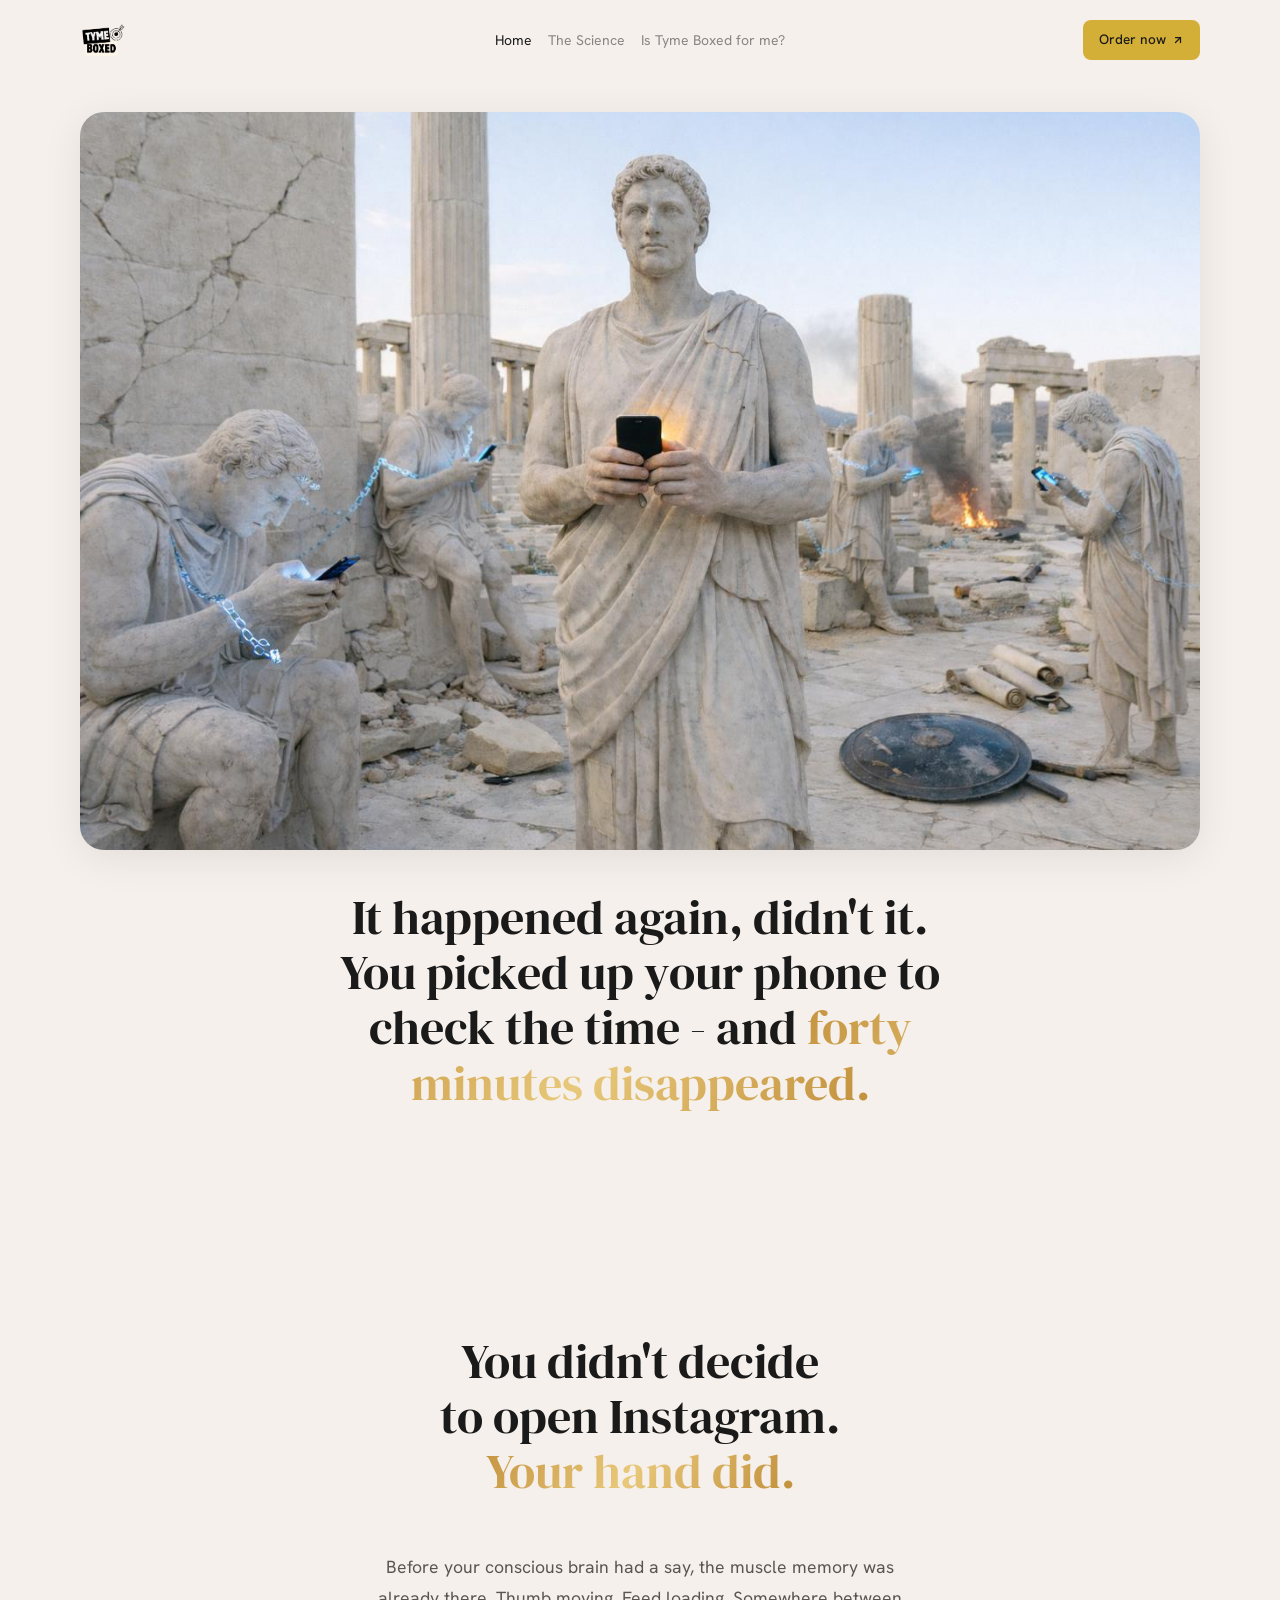
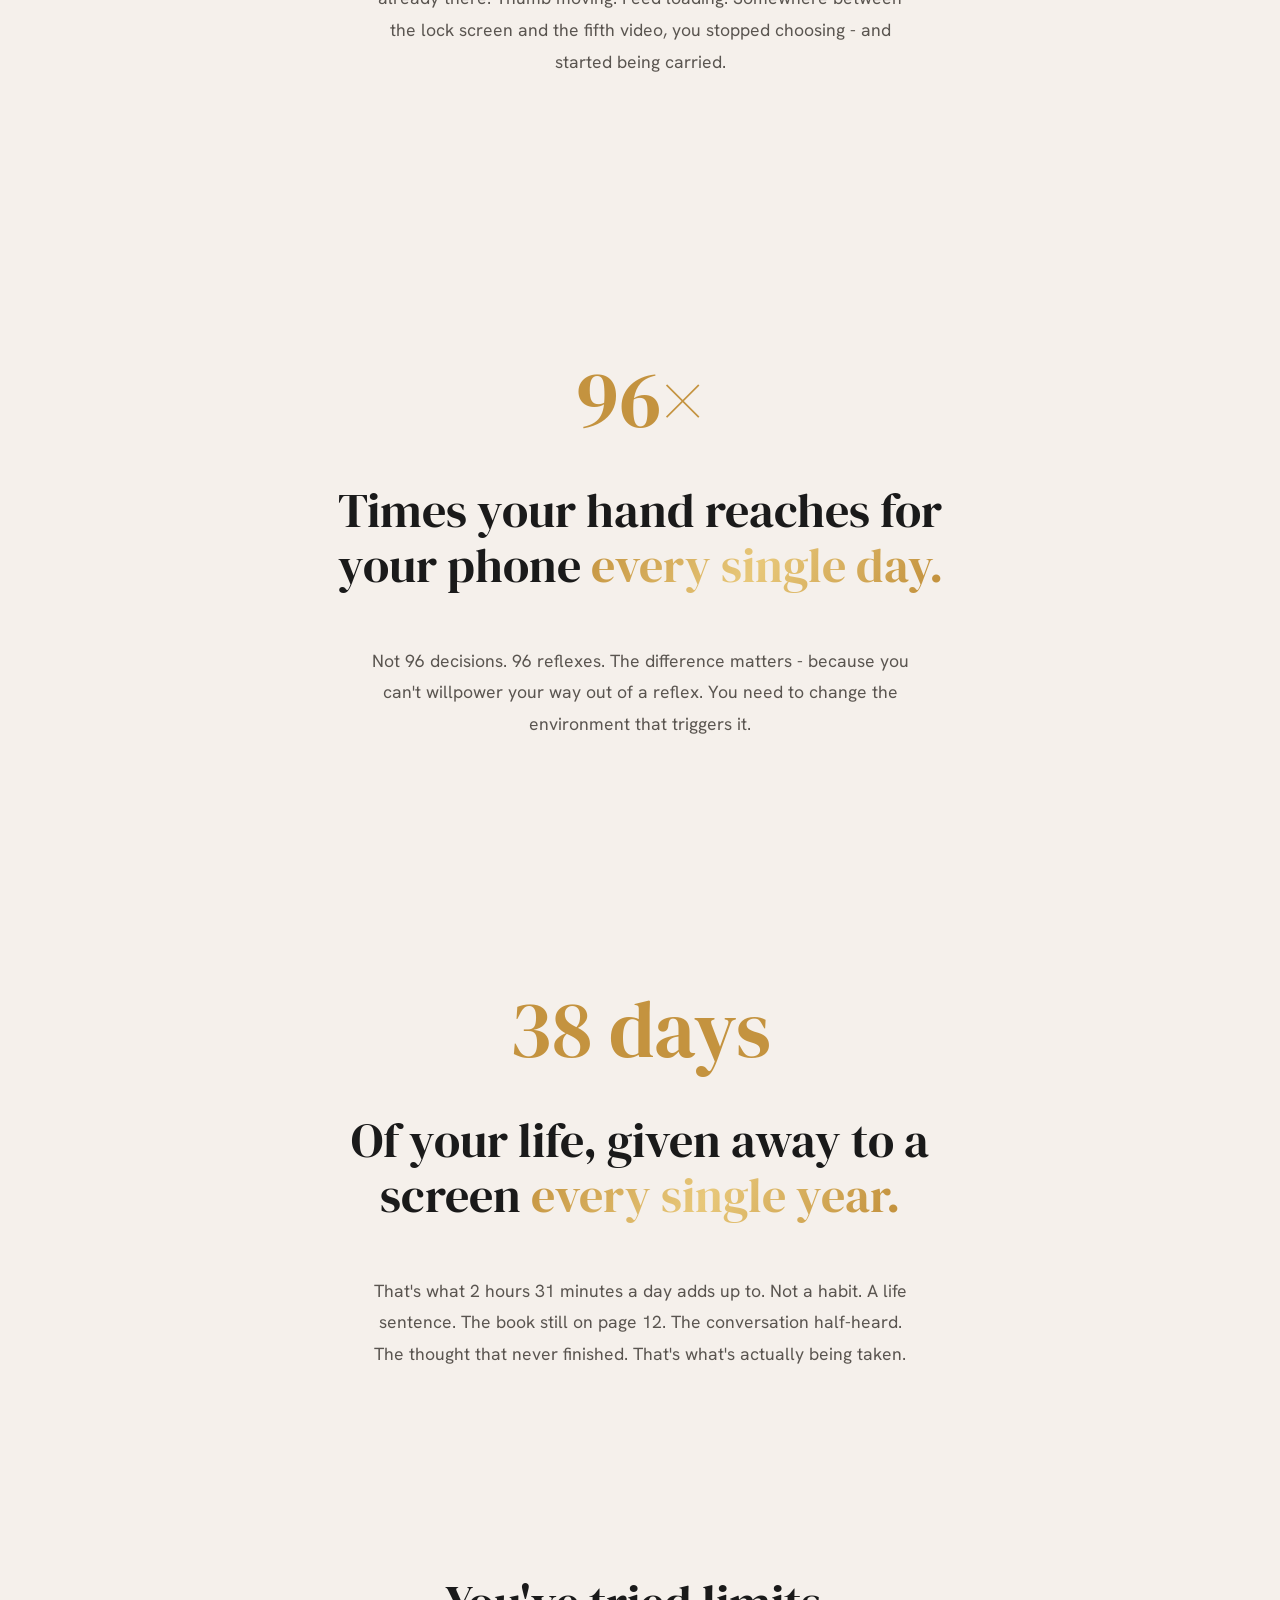
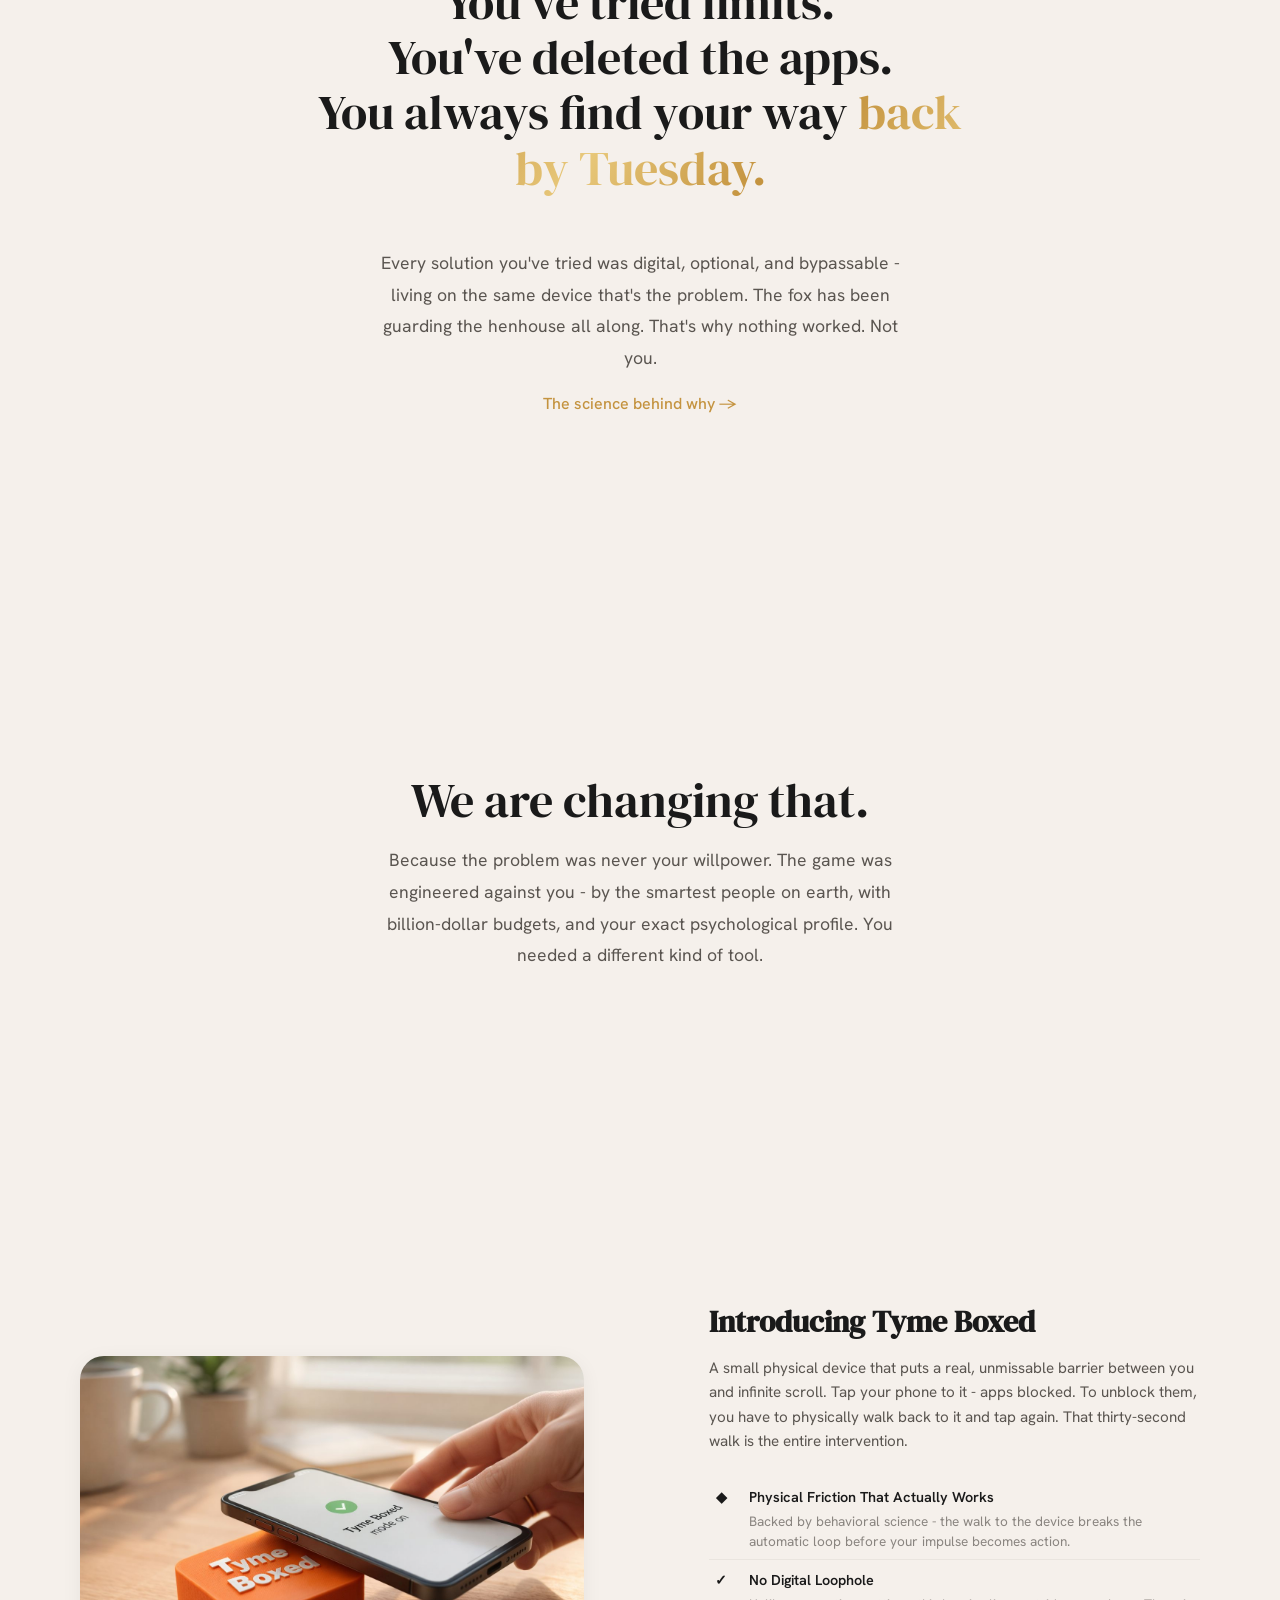
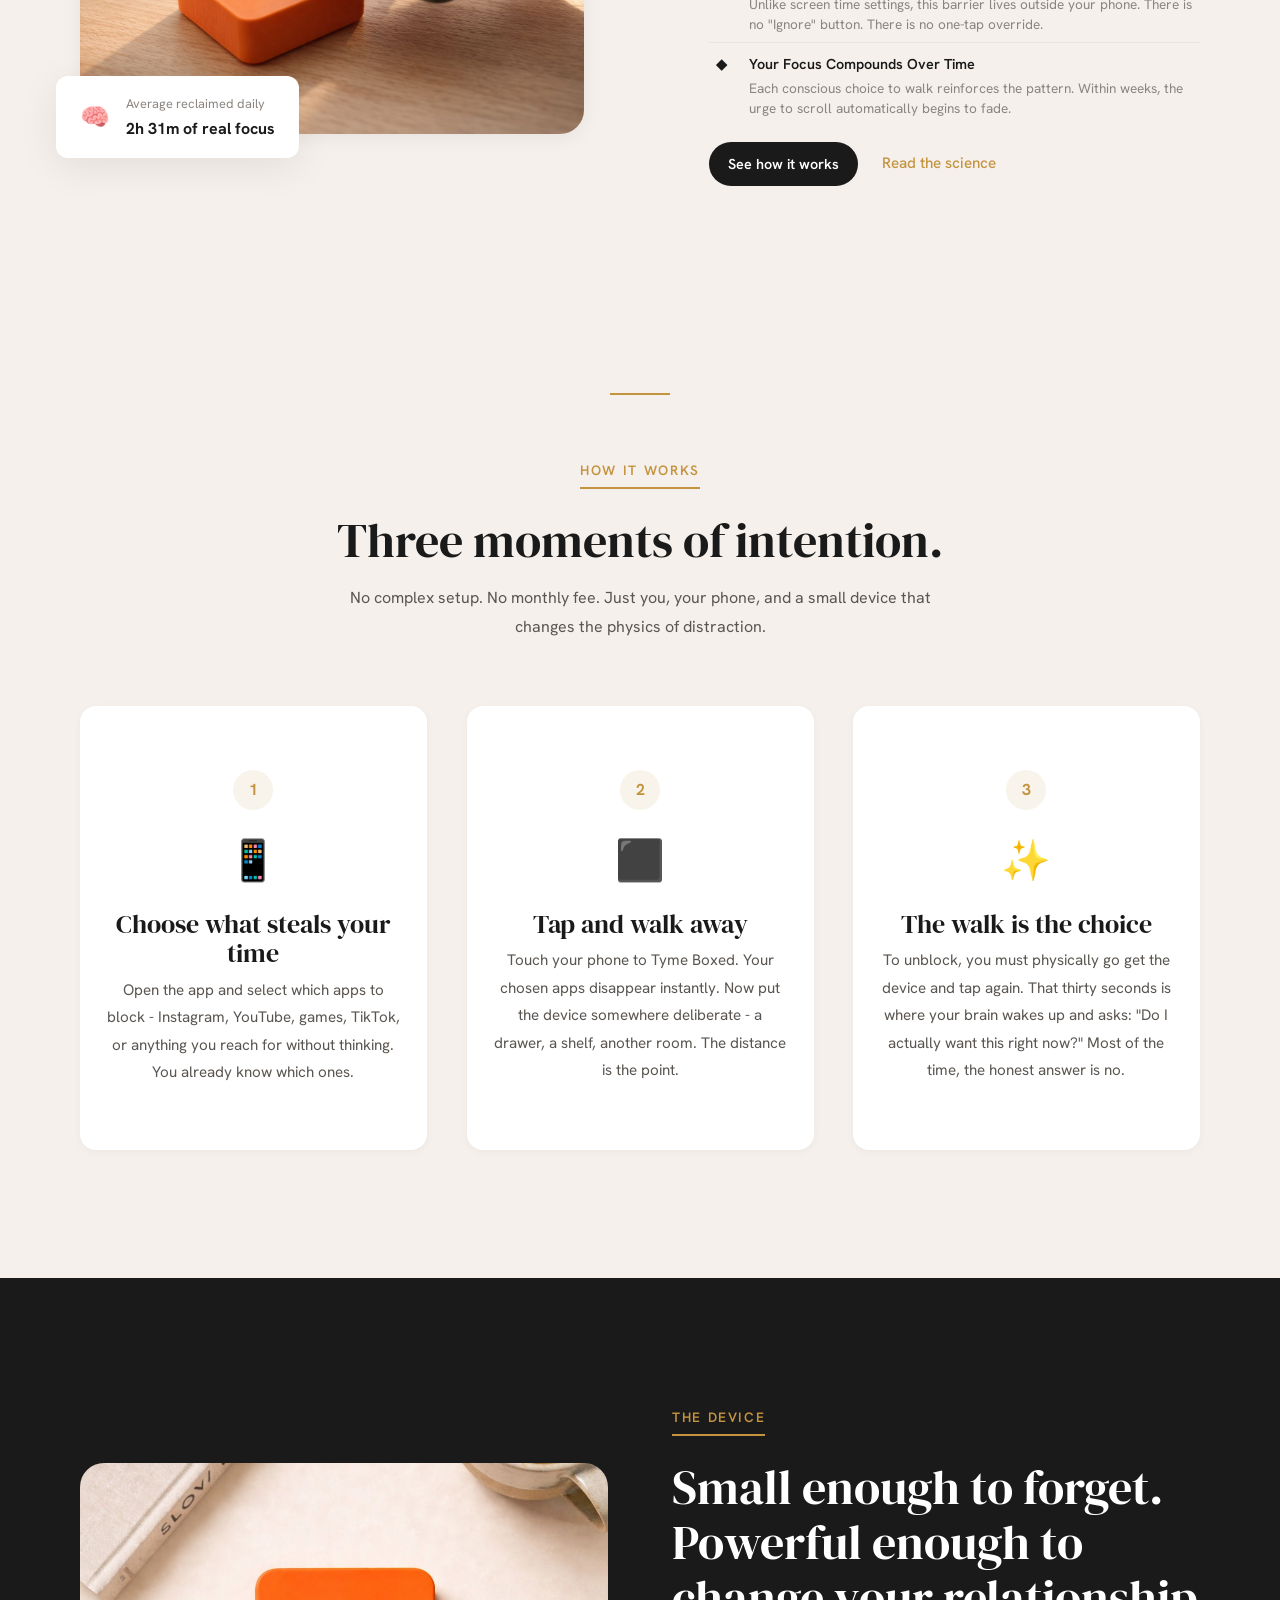
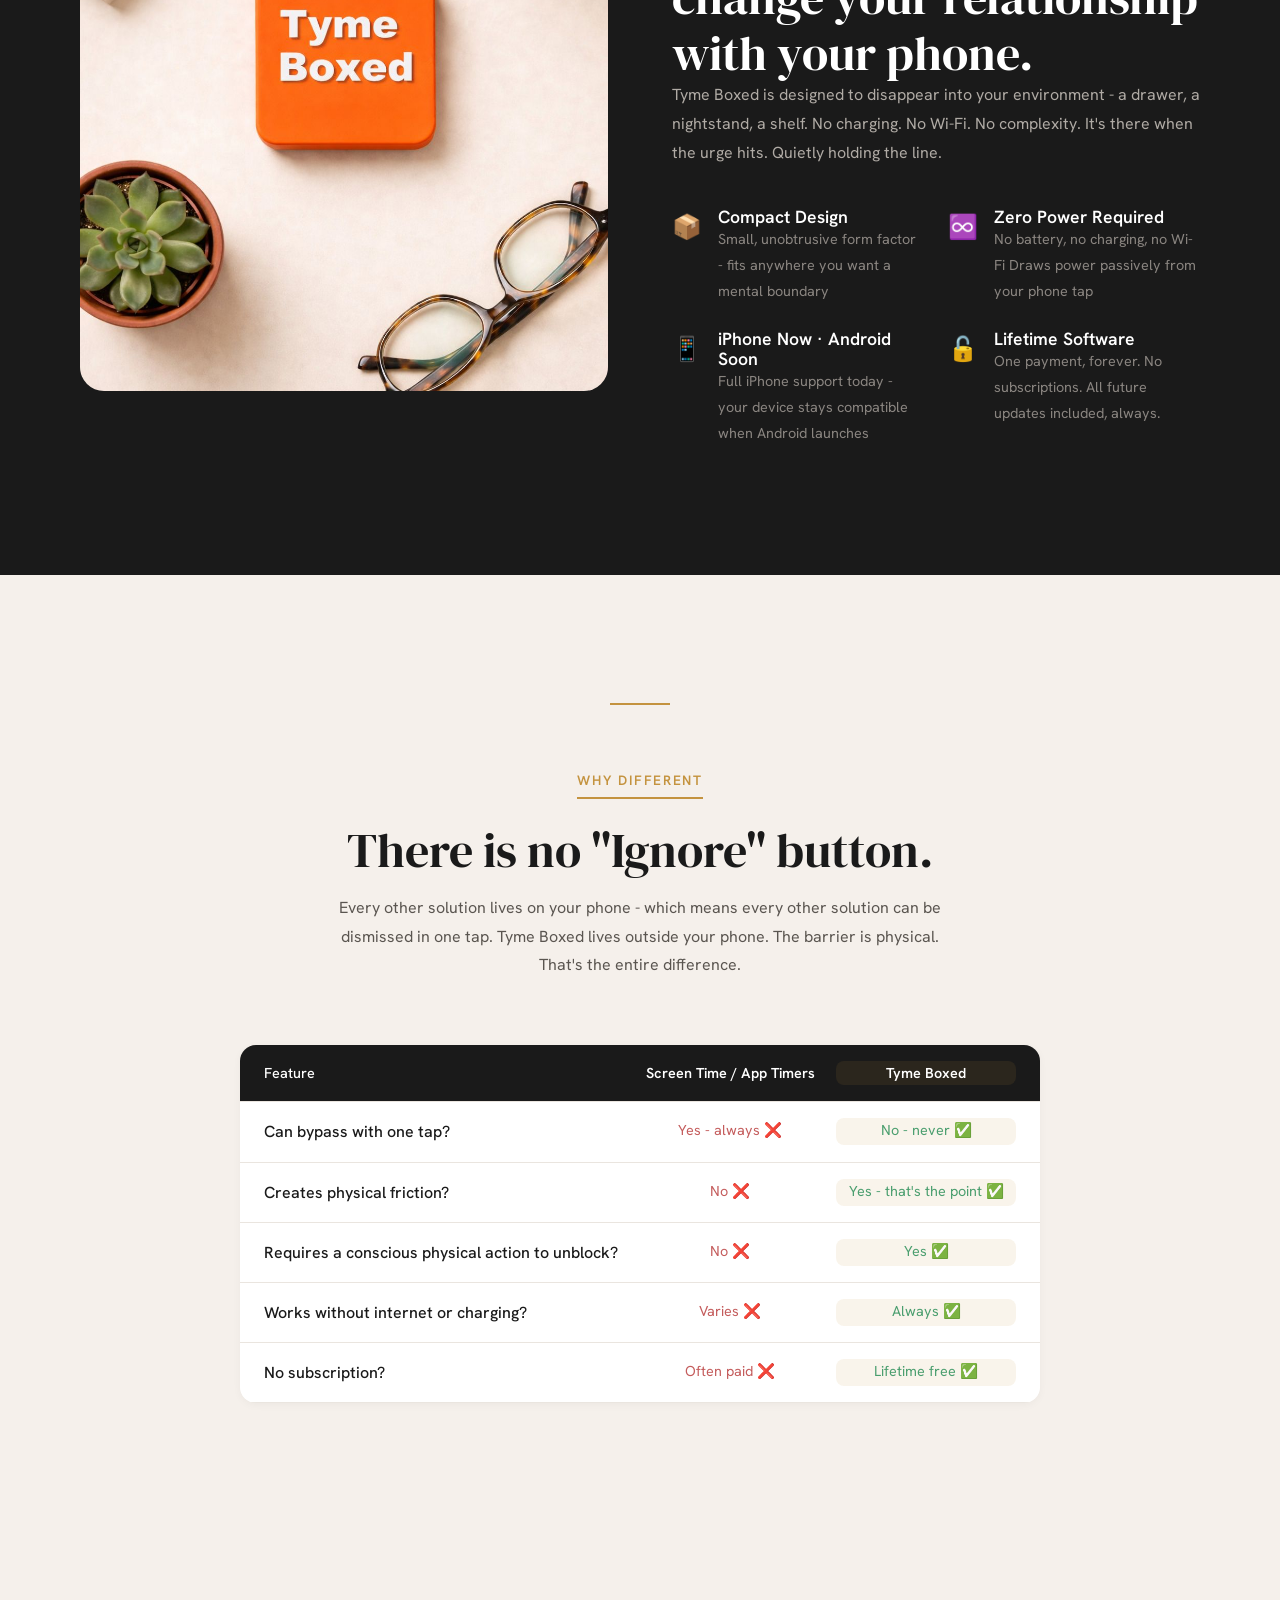
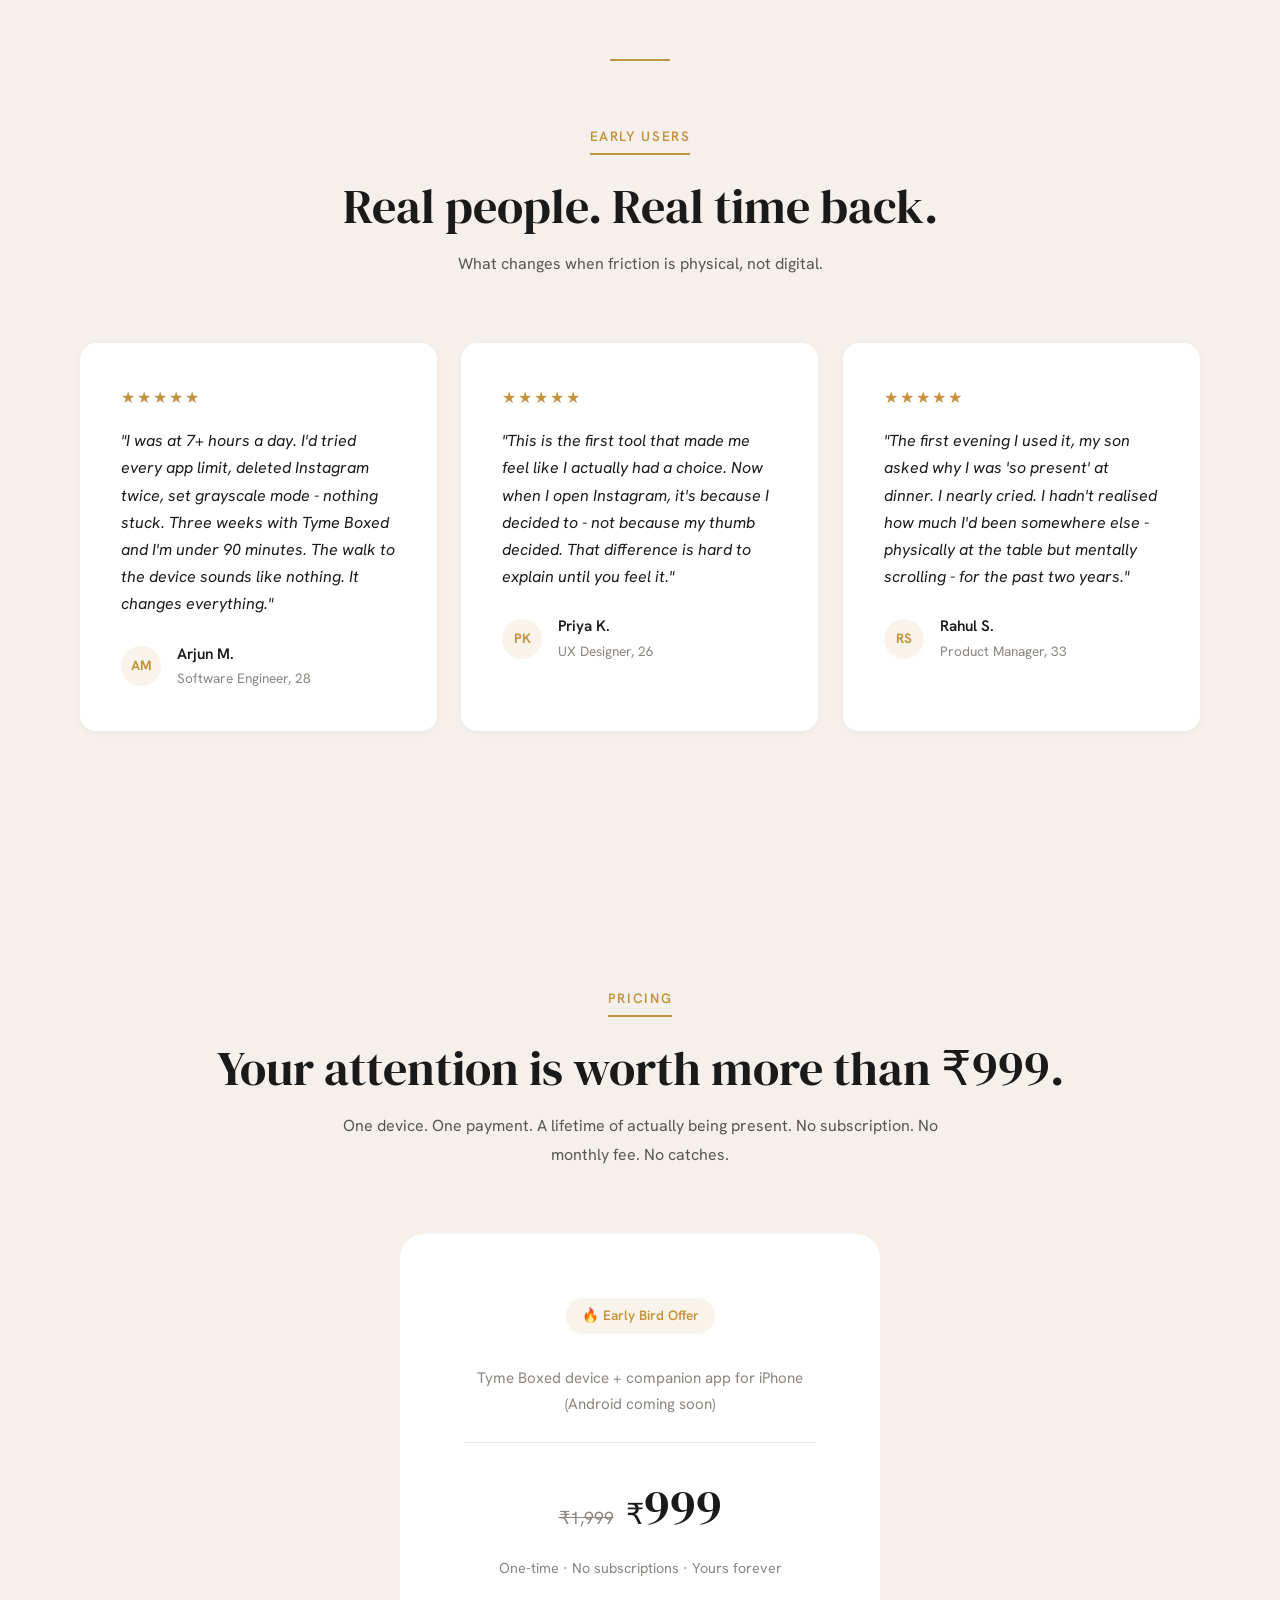
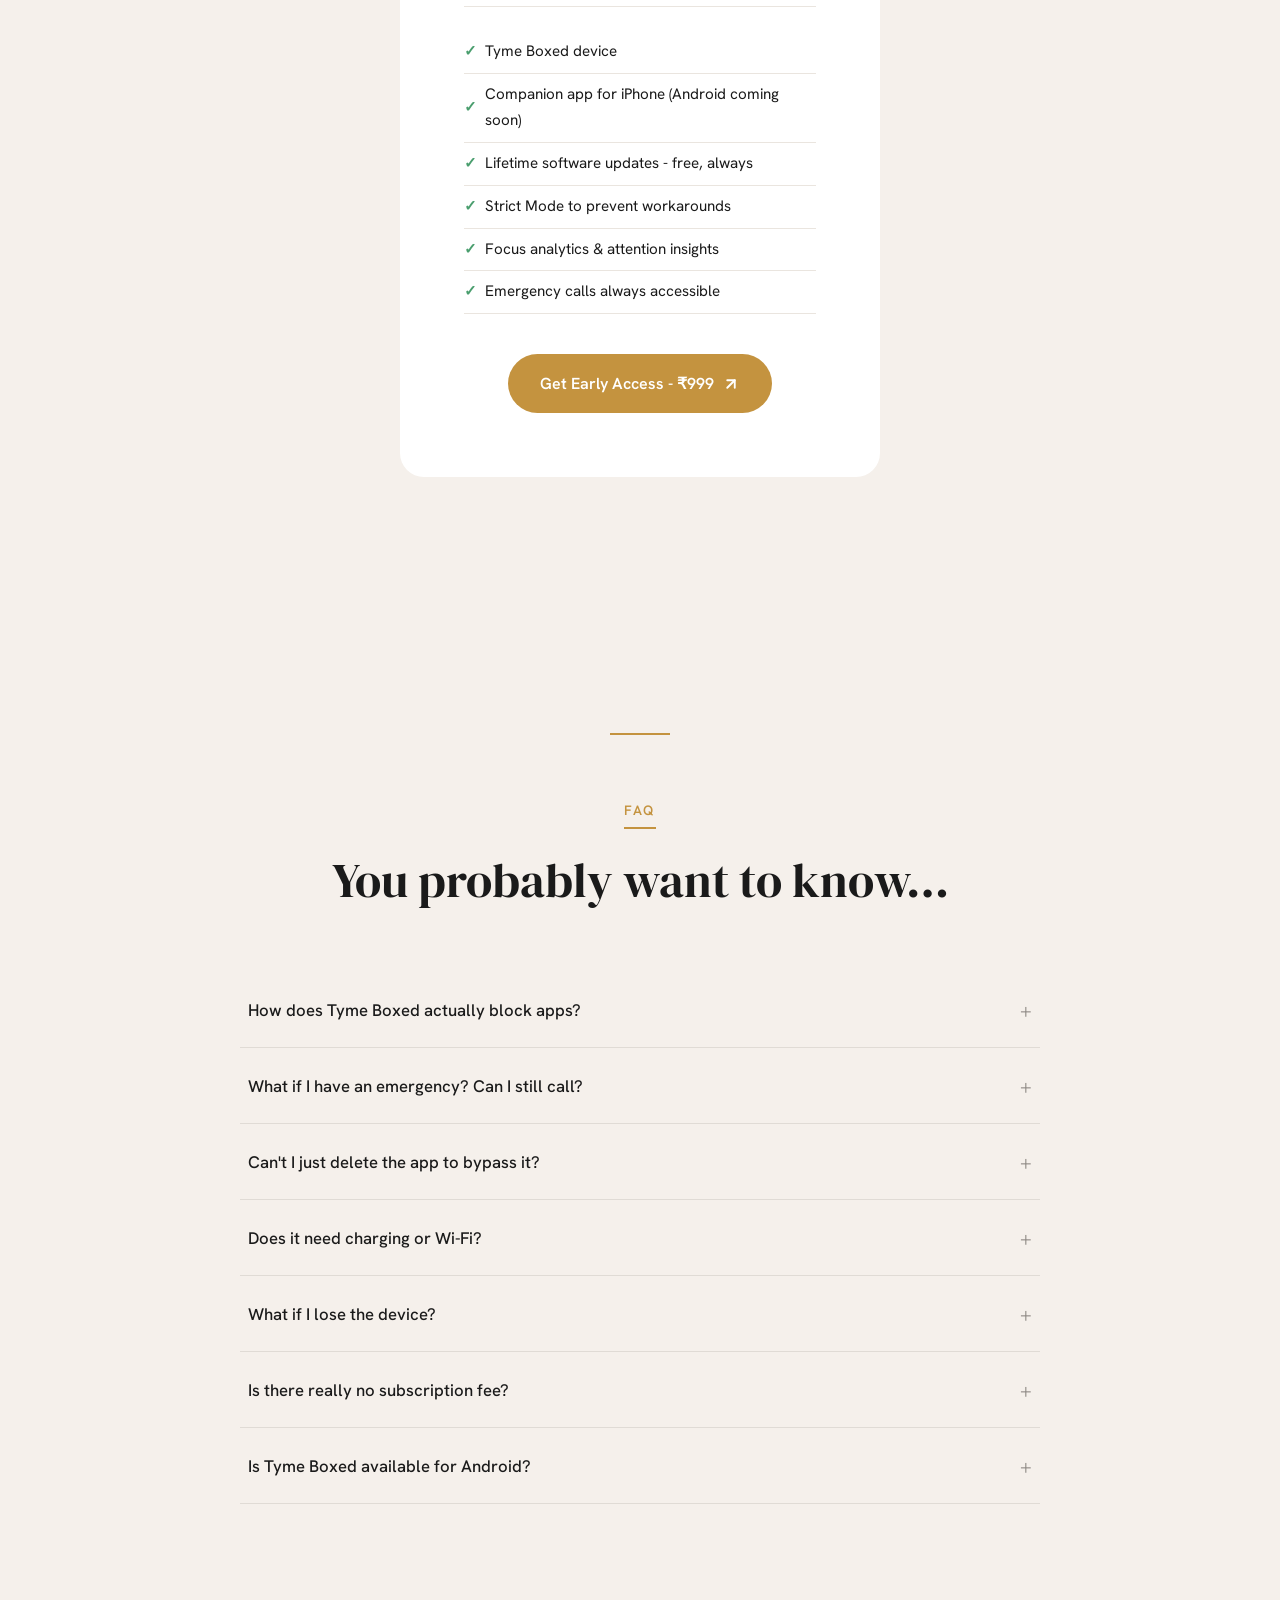
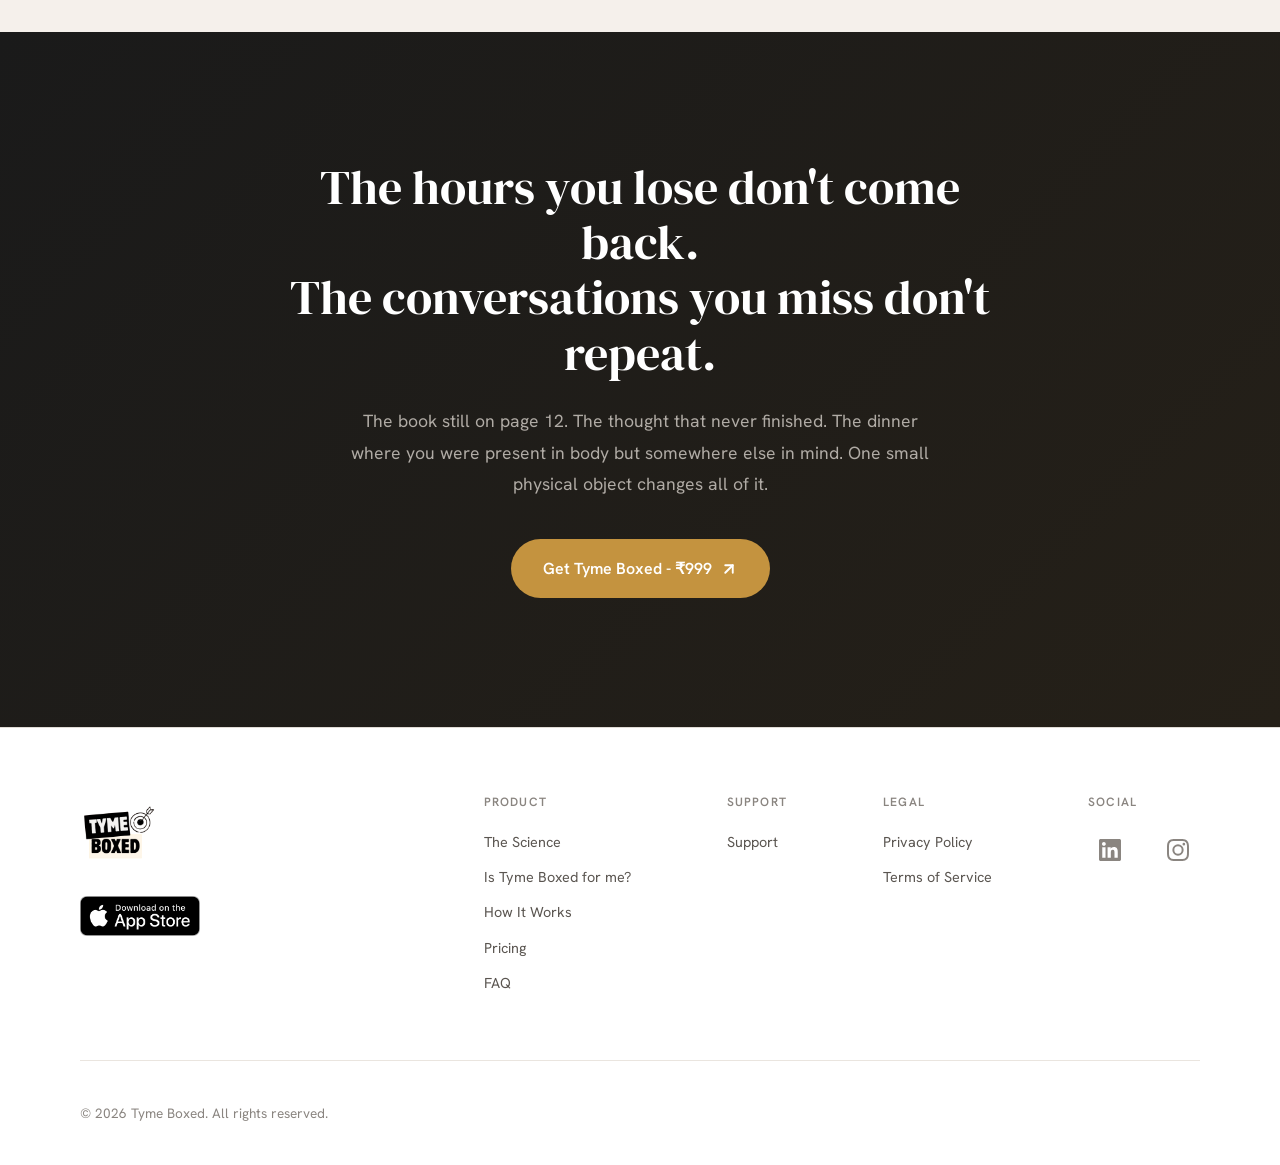
<file: index.html>
<!DOCTYPE html>
<html lang="en">

<head>
  <meta charset="UTF-8">
  <meta name="viewport" content="width=device-width, initial-scale=1.0, viewport-fit=cover">
  <title>Tyme Boxed-It happened again, didn't it.</title>
  <meta name="description"
    content="You didn't decide to open Instagram. Your hand just did it. Tyme Boxed is the first physical tool that puts a real barrier between you and the apps designed to hijack your attention.">
  <meta property="og:title" content="Tyme Boxed — Reclaim your attention. Physically.">
  <meta property="og:description"
    content="A tiny NFC device that blocks distracting apps until you physically walk to it and tap again. The walk is the intervention. ₹999 one-time.">
  <meta name="twitter:card" content="summary_large_image">
  <link rel="stylesheet" href="style.css">
  <link rel="icon" href="B11.png">
</head>

<body>

  <!-- ========== NAVIGATION ========== -->
  <nav class="navbar" id="navbar">
    <div class="container">
      <a href="index.html" class="nav-logo"><img src="B1.png" alt="Tyme Boxed"></a>
      <ul class="nav-links" id="navLinks">
        <li><a href="index.html" class="active">Home</a></li>
        <li><a href="science.html">The Science</a></li>
        <li><a href="quiz.html">Is Tyme Boxed for me?</a></li>
      </ul>
      <div class="nav-right">
        <a href="preorder.html" class="nav-cta">
          Order now
          <svg class="nav-cta-arrow" viewBox="0 0 24 24" fill="none" stroke="currentColor" stroke-width="2.5" stroke-linecap="round" stroke-linejoin="round" aria-hidden="true">
            <line x1="7" y1="17" x2="17" y2="7" />
            <polyline points="7 7 17 7 17 17" />
          </svg>
        </a>
        <button class="nav-hamburger" id="navHamburger" aria-label="Toggle menu">
          <span></span><span></span><span></span>
        </button>
      </div>
    </div>
  </nav>

  <!-- ========== HERO ========== -->
  <section class="hero" id="home">
    <div class="container hero-container">
      <div class="hero-image-wrapper reveal">
        <div class="hero-image hero-image-horizontal">
          <img src="main.jpeg" alt="Tyme Boxed device beside a phone — a physical barrier from infinite scroll"
            loading="eager">
        </div>
      </div>
      <div class="hero-text-row reveal">
        <h2 class="hero-headline">It happened again, didn't it. You picked up your phone to check the time - and <span class="accent">forty minutes disappeared.</span></h2>
      </div>
    </div>
  </section>

  <!-- ========== PROBLEM — SCROLL NARRATIVE ========== -->
  <section class="problem" id="problem">

    <div class="problem-slide">
      <div class="reveal">
        <h2>You didn't decide<br>to open Instagram.<br><span class="accent">Your hand did.</span></h2>
        <p>Before your conscious brain had a say, the muscle memory was already there. Thumb moving. Feed loading. Somewhere between the lock screen and the fifth video, you stopped choosing - and started being carried.</p>
      </div>
    </div>

    <div class="problem-slide">
      <div class="reveal">
        <span class="stat-number">96×</span>
        <h2>Times your hand reaches for your phone <span class="accent">every single day.</span></h2>
        <p>Not 96 decisions. 96 reflexes. The difference matters - because you can't willpower your way out of a reflex. You need to change the environment that triggers it.</p>
      </div>
    </div>

    <div class="problem-slide">
      <div class="reveal">
        <span class="stat-number">38 days</span>
        <h2>Of your life, given away to a screen <span class="accent">every single year.</span></h2>
        <p>That's what 2 hours 31 minutes a day adds up to. Not a habit. A life sentence. The book still on page 12. The conversation half-heard. The thought that never finished. That's what's actually being taken.</p>
      </div>
    </div>

    <div class="problem-slide">
      <div class="reveal">
        <h2>You've tried limits.<br>You've deleted the apps.<br>You always find your way <span class="accent">back by Tuesday.</span></h2>
        <p>Every solution you've tried was digital, optional, and bypassable - living on the same device that's the problem. The fox has been guarding the henhouse all along. That's why nothing worked. Not you.</p>
        <a href="science.html" class="subtle-link">The science behind why →</a>
      </div>
    </div>

  </section>

  <!-- ========== WE ARE CHANGING THAT ========== -->
  <section class="changing-section" id="changing">
    <div class="changing-slide">
      <div class="reveal">
        <h2>We are changing that.</h2>
        <p>Because the problem was never your willpower. The game was engineered against you - by the smartest people on earth, with billion-dollar budgets, and your exact psychological profile. You needed a different kind of tool.</p>
      </div>
    </div>
  </section>

  <!-- ========== INTRODUCING TYME BOXED ========== -->
  <section class="intro-section" id="intro">
    <div class="container">
      <div class="intro-card reveal reveal-scale">
        <div class="intro-image-wrapper">
          <div class="intro-image">
            <img src="Tab.jpeg" alt="Tyme Boxed — the physical key to your phone's most distracting apps" loading="lazy">
          </div>
          <div class="hero-float-card">
            <div class="icon">🧠</div>
            <div class="info">
              <p>Average reclaimed daily</p>
              <strong>2h 31m of real focus</strong>
            </div>
          </div>
        </div>
        <div class="intro-content">
          <h2 class="intro-heading">Introducing Tyme Boxed</h2>
          <p class="intro-description">A small physical device that puts a real, unmissable barrier between you and infinite scroll. Tap your phone to it - apps blocked. To unblock them, you have to physically walk back to it and tap again. That thirty-second walk is the entire intervention.</p>
          <ul class="intro-features">
            <li class="intro-feature reveal reveal-delay-1">
              <span class="intro-feature-icon">◆</span>
              <div>
                <strong>Physical Friction That Actually Works</strong>
                <p>Backed by behavioral science - the walk to the device breaks the automatic loop before your impulse becomes action.</p>
              </div>
            </li>
            <li class="intro-feature reveal reveal-delay-2">
              <span class="intro-feature-icon">✓</span>
              <div>
                <strong>No Digital Loophole</strong>
                <p>Unlike screen time settings, this barrier lives outside your phone. There is no "Ignore" button. There is no one-tap override.</p>
              </div>
            </li>
            <li class="intro-feature reveal reveal-delay-3">
              <span class="intro-feature-icon">◆</span>
              <div>
                <strong>Your Focus Compounds Over Time</strong>
                <p>Each conscious choice to walk reinforces the pattern. Within weeks, the urge to scroll automatically begins to fade.</p>
              </div>
            </li>
          </ul>
          <div class="intro-actions">
            <a href="#how-it-works" class="btn-intro-primary">See how it works</a>
            <a href="science.html" class="intro-link">Read the science</a>
          </div>
        </div>
      </div>
    </div>
  </section>

  <!-- ========== HOW IT WORKS ========== -->
  <section class="how-it-works" id="how-it-works">
    <div class="container">
      <div class="how-it-works-header reveal">
        <span class="section-label">How It Works</span>
        <h2>Three moments of intention.</h2>
        <p>No complex setup. No monthly fee. Just you, your phone, and a small device that changes the physics of distraction.</p>
      </div>

      <div class="steps-container">
        <div class="step reveal reveal-delay-1">
          <div class="step-number">1</div>
          <div class="step-icon">📱</div>
          <h3>Choose what steals your time</h3>
          <p>Open the app and select which apps to block - Instagram, YouTube, games, TikTok, or anything you reach for without thinking. You already know which ones.</p>
        </div>

        <div class="step reveal reveal-delay-2">
          <div class="step-number">2</div>
          <div class="step-icon">⬛</div>
          <h3>Tap and walk away</h3>
          <p>Touch your phone to Tyme Boxed. Your chosen apps disappear instantly. Now put the device somewhere deliberate - a drawer, a shelf, another room. The distance is the point.</p>
        </div>

        <div class="step reveal reveal-delay-3">
          <div class="step-number">3</div>
          <div class="step-icon">✨</div>
          <h3>The walk is the choice</h3>
          <p>To unblock, you must physically go get the device and tap again. That thirty seconds is where your brain wakes up and asks: "Do I actually want this right now?" Most of the time, the honest answer is no.</p>
        </div>
      </div>
    </div>
  </section>

  <!-- ========== PRODUCT SHOWCASE ========== -->
  <section class="product-showcase" id="product">
    <div class="container">
      <div class="product-image-wrapper reveal reveal-left">
        <img src="Device.jpeg" alt="Tyme Boxed device — minimal, elegant, no charging required" loading="lazy">
      </div>
      <div class="product-details">
        <span class="section-label reveal reveal-right">The Device</span>
        <h2 class="reveal reveal-right">Small enough to forget.<br>Powerful enough to change your relationship with your phone.</h2>
        <p class="reveal reveal-right">Tyme Boxed is designed to disappear into your environment - a drawer, a nightstand, a shelf. No charging. No Wi-Fi. No complexity. It's there when the urge hits. Quietly holding the line.</p>

        <div class="product-specs">
          <div class="spec-item reveal reveal-delay-1">
            <div class="spec-icon">📦</div>
            <div>
              <h4>Compact Design</h4>
              <p>Small, unobtrusive form factor - fits anywhere you want a mental boundary</p>
            </div>
          </div>
          <div class="spec-item reveal reveal-delay-2">
            <div class="spec-icon">♾️</div>
            <div>
              <h4>Zero Power Required</h4>
              <p>No battery, no charging, no Wi-Fi Draws power passively from your phone tap</p>
            </div>
          </div>
          <div class="spec-item reveal reveal-delay-3">
            <div class="spec-icon">📱</div>
            <div>
              <h4>iPhone Now · Android Soon</h4>
              <p>Full iPhone support today - your device stays compatible when Android launches</p>
            </div>
          </div>
          <div class="spec-item reveal reveal-delay-4">
            <div class="spec-icon">🔓</div>
            <div>
              <h4>Lifetime Software</h4>
              <p>One payment, forever. No subscriptions. All future updates included, always.</p>
            </div>
          </div>
        </div>
      </div>
    </div>
  </section>

  <!-- ========== COMPARISON ========== -->
  <section class="comparison" id="comparison">
    <div class="container">
      <div class="comparison-header reveal">
        <span class="section-label">Why Different</span>
        <h2>There is no "Ignore" button.</h2>
        <p>Every other solution lives on your phone - which means every other solution can be dismissed in one tap. Tyme Boxed lives outside your phone. The barrier is physical. That's the entire difference.</p>
      </div>

      <div class="comparison-table reveal reveal-scale">
        <div class="comparison-row header">
          <div class="feature">Feature</div>
          <div class="status">Screen Time / App Timers</div>
          <div class="status tyme-col">Tyme Boxed</div>
        </div>
        <div class="comparison-row">
          <div class="feature">Can bypass with one tap?</div>
          <div class="status fail">Yes - always ❌</div>
          <div class="status pass tyme-col">No - never ✅</div>
        </div>
        <div class="comparison-row">
          <div class="feature">Creates physical friction?</div>
          <div class="status fail">No ❌</div>
          <div class="status pass tyme-col">Yes - that's the point ✅</div>
        </div>
        <div class="comparison-row">
          <div class="feature">Requires a conscious physical action to unblock?</div>
          <div class="status fail">No ❌</div>
          <div class="status pass tyme-col">Yes ✅</div>
        </div>
        <div class="comparison-row">
          <div class="feature">Works without internet or charging?</div>
          <div class="status fail">Varies ❌</div>
          <div class="status pass tyme-col">Always ✅</div>
        </div>
        <div class="comparison-row">
          <div class="feature">No subscription?</div>
          <div class="status fail">Often paid ❌</div>
          <div class="status pass tyme-col">Lifetime free ✅</div>
        </div>
      </div>
    </div>
  </section>

  <!-- ========== TESTIMONIALS ========== -->
  <section class="testimonials" id="testimonials">
    <div class="container">
      <div class="testimonials-header reveal">
        <span class="section-label">Early Users</span>
        <h2>Real people. Real time back.</h2>
        <p>What changes when friction is physical, not digital.</p>
      </div>

      <div class="testimonials-grid">
        <div class="testimonial-card reveal reveal-delay-1">
          <div class="testimonial-stars">★★★★★</div>
          <blockquote>"I was at 7+ hours a day. I'd tried every app limit, deleted Instagram twice, set grayscale mode - nothing stuck. Three weeks with Tyme Boxed and I'm under 90 minutes. The walk to the device sounds like nothing. It changes everything."</blockquote>
          <div class="testimonial-author">
            <div class="testimonial-avatar">AM</div>
            <div>
              <div class="name">Arjun M.</div>
              <div class="role">Software Engineer, 28</div>
            </div>
          </div>
        </div>

        <div class="testimonial-card reveal reveal-delay-2">
          <div class="testimonial-stars">★★★★★</div>
          <blockquote>"This is the first tool that made me feel like I actually had a choice. Now when I open Instagram, it's because I decided to - not because my thumb decided. That difference is hard to explain until you feel it."</blockquote>
          <div class="testimonial-author">
            <div class="testimonial-avatar">PK</div>
            <div>
              <div class="name">Priya K.</div>
              <div class="role">UX Designer, 26</div>
            </div>
          </div>
        </div>

        <div class="testimonial-card reveal reveal-delay-3">
          <div class="testimonial-stars">★★★★★</div>
          <blockquote>"The first evening I used it, my son asked why I was 'so present' at dinner. I nearly cried. I hadn't realised how much I'd been somewhere else - physically at the table but mentally scrolling - for the past two years."</blockquote>
          <div class="testimonial-author">
            <div class="testimonial-avatar">RS</div>
            <div>
              <div class="name">Rahul S.</div>
              <div class="role">Product Manager, 33</div>
            </div>
          </div>
        </div>
      </div>
    </div>
  </section>

  <!-- ========== PRICING ========== -->
  <section class="pricing" id="pricing">
    <div class="container">
      <div class="pricing-header reveal">
        <span class="section-label">Pricing</span>
        <h2>Your attention is worth more than ₹999.</h2>
        <p>One device. One payment. A lifetime of actually being present. No subscription. No monthly fee. No catches.</p>
      </div>

      <div class="pricing-card reveal reveal-scale">
        <div class="pricing-badge">🔥 Early Bird Offer</div>
        <div class="product-desc">Tyme Boxed device + companion app for iPhone (Android coming soon)</div>

        <div class="price-display">
          <span class="price-original">₹1,999</span>
          <span class="price-current"><span class="currency">₹</span>999</span>
          <p class="price-period">One-time · No subscriptions · Yours forever</p>
        </div>

        <ul class="pricing-features">
          <li><span class="check">✓</span> Tyme Boxed  device</li>
          <li><span class="check">✓</span> Companion app for iPhone (Android coming soon)</li>
          <li><span class="check">✓</span> Lifetime software updates - free, always</li>
          <li><span class="check">✓</span> Strict Mode to prevent workarounds</li>
          <li><span class="check">✓</span> Focus analytics & attention insights</li>
          <li><span class="check">✓</span> Emergency calls always accessible</li>
        </ul>

        <a href="preorder.html" class="btn-primary">
          Get Early Access - ₹999
          <svg width="18" height="18" viewBox="0 0 24 24" fill="none" stroke="currentColor" stroke-width="2.5"
            stroke-linecap="round" stroke-linejoin="round">
            <line x1="7" y1="17" x2="17" y2="7" />
            <polyline points="7 7 17 7 17 17" />
          </svg>
        </a>
      </div>
    </div>
  </section>

  <!-- ========== FAQ ========== -->
  <section class="faq" id="faq">
    <div class="container">
      <div class="faq-header reveal">
        <span class="section-label">FAQ</span>
        <h2>You probably want to know…</h2>
      </div>

      <div class="faq-container">

        <div class="faq-item reveal">
          <button class="faq-question" aria-expanded="false">
            How does Tyme Boxed actually block apps?
            <span class="faq-icon">+</span>
          </button>
          <div class="faq-answer">
            <div class="faq-answer-inner">
              When you tap your iPhone to Tyme Boxed, the device communicates with the companion app to activate Screen Time restrictions on the apps you've selected. Instagram, YouTube, games - they disappear from reach. To get them back, you physically return to the device and tap again. No Wi-Fi required. No charging required. Ever.
            </div>
          </div>
        </div>

        <div class="faq-item reveal">
          <button class="faq-question" aria-expanded="false">
            What if I have an emergency? Can I still call?
            <span class="faq-icon">+</span>
          </button>
          <div class="faq-answer">
            <div class="faq-answer-inner">
              Always. Phone calls, messages, maps, and all essential apps remain fully accessible. Tyme Boxed only blocks the specific apps you select - the ones designed to keep you scrolling, not the ones that keep you safe and connected.
            </div>
          </div>
        </div>

        <div class="faq-item reveal">
          <button class="faq-question" aria-expanded="false">
            Can't I just delete the app to bypass it?
            <span class="faq-icon">+</span>
          </button>
          <div class="faq-answer">
            <div class="faq-answer-inner">
              Not with Strict Mode enabled. When active, the Tyme Boxed companion app cannot be removed during a blocking session - you'd need to tap the device first to end the session. And even without Strict Mode, the process of reinstalling and reconfiguring creates exactly the kind of deliberate friction that makes you pause and reconsider.
            </div>
          </div>
        </div>

        <div class="faq-item reveal">
          <button class="faq-question" aria-expanded="false">
            Does it need charging or Wi-Fi?
            <span class="faq-icon">+</span>
          </button>
          <div class="faq-answer">
            <div class="faq-answer-inner">
              Neither. Tyme Boxed uses NFC - the same technology as tap-to-pay - and draws power passively from your phone during the tap itself. No battery. No charging. No internet connection. It works completely offline, always, and is designed to last indefinitely.
            </div>
          </div>
        </div>

        <div class="faq-item reveal">
          <button class="faq-question" aria-expanded="false">
            What if I lose the device?
            <span class="faq-icon">+</span>
          </button>
          <div class="faq-answer">
            <div class="faq-answer-inner">
              Replacement devices are available at a significantly discounted rate for existing customers. In the meantime, you can always unblock apps from within the companion app through a deliberate multi-step process - it's intentionally not quick.
            </div>
          </div>
        </div>

        <div class="faq-item reveal">
          <button class="faq-question" aria-expanded="false">
            Is there really no subscription fee?
            <span class="faq-icon">+</span>
          </button>
          <div class="faq-answer">
            <div class="faq-answer-inner">
              Really. ₹999 once, forever. The device and the full companion app with all features - including all future software updates - are included in that single payment. We believe reclaiming your attention shouldn't cost you a monthly bill.
            </div>
          </div>
        </div>

        <div class="faq-item reveal">
          <button class="faq-question" aria-expanded="false">
            Is Tyme Boxed available for Android?
            <span class="faq-icon">+</span>
          </button>
          <div class="faq-answer">
            <div class="faq-answer-inner">
              Currently iPhone only. Android support is in active development and coming soon. When it launches, existing device owners won't need to buy new hardware - the same Tyme Boxed device will work with the Android app automatically.
            </div>
          </div>
        </div>

      </div>
    </div>
  </section>

  <!-- ========== FINAL CTA ========== -->
  <section class="final-cta">
    <div class="container">
      <h2 class="reveal">The hours you lose don't come back.<br>The conversations you miss don't repeat.</h2>
      <p class="reveal">The book still on page 12. The thought that never finished. The dinner where you were present in body but somewhere else in mind. One small physical object changes all of it.</p>
      <a href="preorder.html" class="btn-primary reveal">
        Get Tyme Boxed - ₹999
        <svg width="18" height="18" viewBox="0 0 24 24" fill="none" stroke="currentColor" stroke-width="2.5"
          stroke-linecap="round" stroke-linejoin="round">
          <line x1="7" y1="17" x2="17" y2="7" />
          <polyline points="7 7 17 7 17 17" />
        </svg>
      </a>
    </div>
  </section>

  <!-- ========== FOOTER ========== -->
  <footer class="footer">
    <div class="container">
      <div class="footer-top">
        <div class="footer-brand">
          <a href="index.html" class="footer-logo"><img src="B1.png" alt="Tyme Boxed"></a>
          <a href="https://apps.apple.com/in/app/tyme-boxed/id6759287522" target="_blank" rel="noopener noreferrer"
            class="footer-app-badge" aria-label="Download on the App Store">
            <img src="app.png" alt="Download on the App Store" class="footer-app-badge-img">
          </a>
        </div>
        <nav class="footer-nav">
          <div class="footer-nav-group">
            <span class="footer-nav-label">Product</span>
            <ul class="footer-links">
              <li><a href="science.html">The Science</a></li>
              <li><a href="quiz.html">Is Tyme Boxed for me?</a></li>
              <li><a href="index.html#how-it-works">How It Works</a></li>
              <li><a href="index.html#pricing">Pricing</a></li>
              <li><a href="index.html#faq">FAQ</a></li>
            </ul>
          </div>
          <div class="footer-nav-group">
            <span class="footer-nav-label">Support</span>
            <ul class="footer-links">
              <li><a href="support.html">Support</a></li>
            </ul>
          </div>
          <div class="footer-nav-group">
            <span class="footer-nav-label">Legal</span>
            <ul class="footer-links">
              <li><a href="privacy.html">Privacy Policy</a></li>
              <li><a href="terms.html">Terms of Service</a></li>
            </ul>
          </div>
          <div class="footer-nav-group footer-social">
            <span class="footer-nav-label">Social</span>
            <ul class="footer-social-links">
              <li>
                <a class="footer-social-link" href="https://www.linkedin.com/company/tyme-boxed/" target="_blank"
                  rel="noopener noreferrer" aria-label="LinkedIn">
                  <svg class="footer-social-icon" viewBox="0 0 24 24" fill="currentColor" aria-hidden="true">
                    <path
                      d="M20.447 20.452h-3.554v-5.569c0-1.328-.027-3.037-1.852-3.037-1.853 0-2.136 1.445-2.136 2.939v5.667H9.351V9h3.414v1.561h.046c.477-.9 1.637-1.85 3.37-1.85 3.601 0 4.267 2.37 4.267 5.455v6.286zM5.337 7.433c-1.144 0-2.063-.926-2.063-2.065 0-1.138.92-2.063 2.063-2.063 1.14 0 2.064.925 2.064 2.063 0 1.139-.925 2.065-2.064 2.065zm1.782 13.019H3.555V9h3.564v11.452zM22.225 0H1.771C.792 0 0 .774 0 1.729v20.542C0 23.227.792 24 1.771 24h20.451C23.2 24 24 23.227 24 22.271V1.729C24 .774 23.2 0 22.222 0h.003z" />
                  </svg>
                </a>
              </li>
              <li>
                <a class="footer-social-link"
                  href="https://www.instagram.com/tyme_boxed?igsh=MXE5ejB1b2V3ZHJmdA%3D%3D&amp;utm_source=qr"
                  target="_blank" rel="noopener noreferrer" aria-label="Instagram">
                  <svg class="footer-social-icon" viewBox="0 0 24 24" fill="currentColor" aria-hidden="true">
                    <path
                      d="M12 2.163c3.204 0 3.584.012 4.85.07 3.252.148 4.771 1.691 4.919 4.919.058 1.265.069 1.645.069 4.849 0 3.205-.012 3.584-.069 4.849-.149 3.225-1.664 4.771-4.919 4.919-1.266.058-1.644.07-4.85.07-3.204 0-3.584-.012-4.849-.07-3.26-.149-4.771-1.699-4.919-4.92-.058-1.265-.07-1.644-.07-4.849 0-3.204.013-3.583.07-4.849.149-3.227 1.664-4.771 4.919-4.919 1.266-.057 1.645-.069 4.849-.069zm0-2.163c-3.259 0-3.667.014-4.947.072-4.358.2-6.78 2.618-6.98 6.98-.059 1.281-.073 1.689-.073 4.948 0 3.259.014 3.668.072 4.948.2 4.358 2.618 6.78 6.98 6.98 1.281.058 1.689.072 4.948.072 3.259 0 3.668-.014 4.948-.072 4.354-.2 6.782-2.618 6.979-6.98.059-1.28.073-1.689.073-4.948 0-3.259-.014-3.667-.072-4.947-.196-4.354-2.617-6.78-6.979-6.98-1.281-.059-1.69-.073-4.949-.073zm0 5.838a6.162 6.162 0 1 0 0 12.324 6.162 6.162 0 0 0 0-12.324zM12 16a4 4 0 1 1 0-8 4 4 0 0 1 0 8zm6.406-11.845a1.441 1.441 0 1 0 0 2.881 1.441 1.441 0 0 0 0-2.881z" />
                  </svg>
                </a>
              </li>
            </ul>
          </div>
        </nav>
      </div>
      <div class="footer-bottom">
        <p class="footer-copy">&copy; 2026 Tyme Boxed. All rights reserved.</p>
      </div>
    </div>
  </footer>

  <script type="text/javascript">
    (function (c, l, a, r, i, t, y) {
      c[a] = c[a] || function () { (c[a].q = c[a].q || []).push(arguments); };
      t = l.createElement(r); t.async = 1; t.src = "https://www.clarity.ms/tag/" + i;
      y = l.getElementsByTagName(r)[0]; y.parentNode.insertBefore(t, y);
    })(window, document, "clarity", "script", "w3uyp057u9");
  </script>
  <script src="script.js"></script>
</body>

</html>
</file>
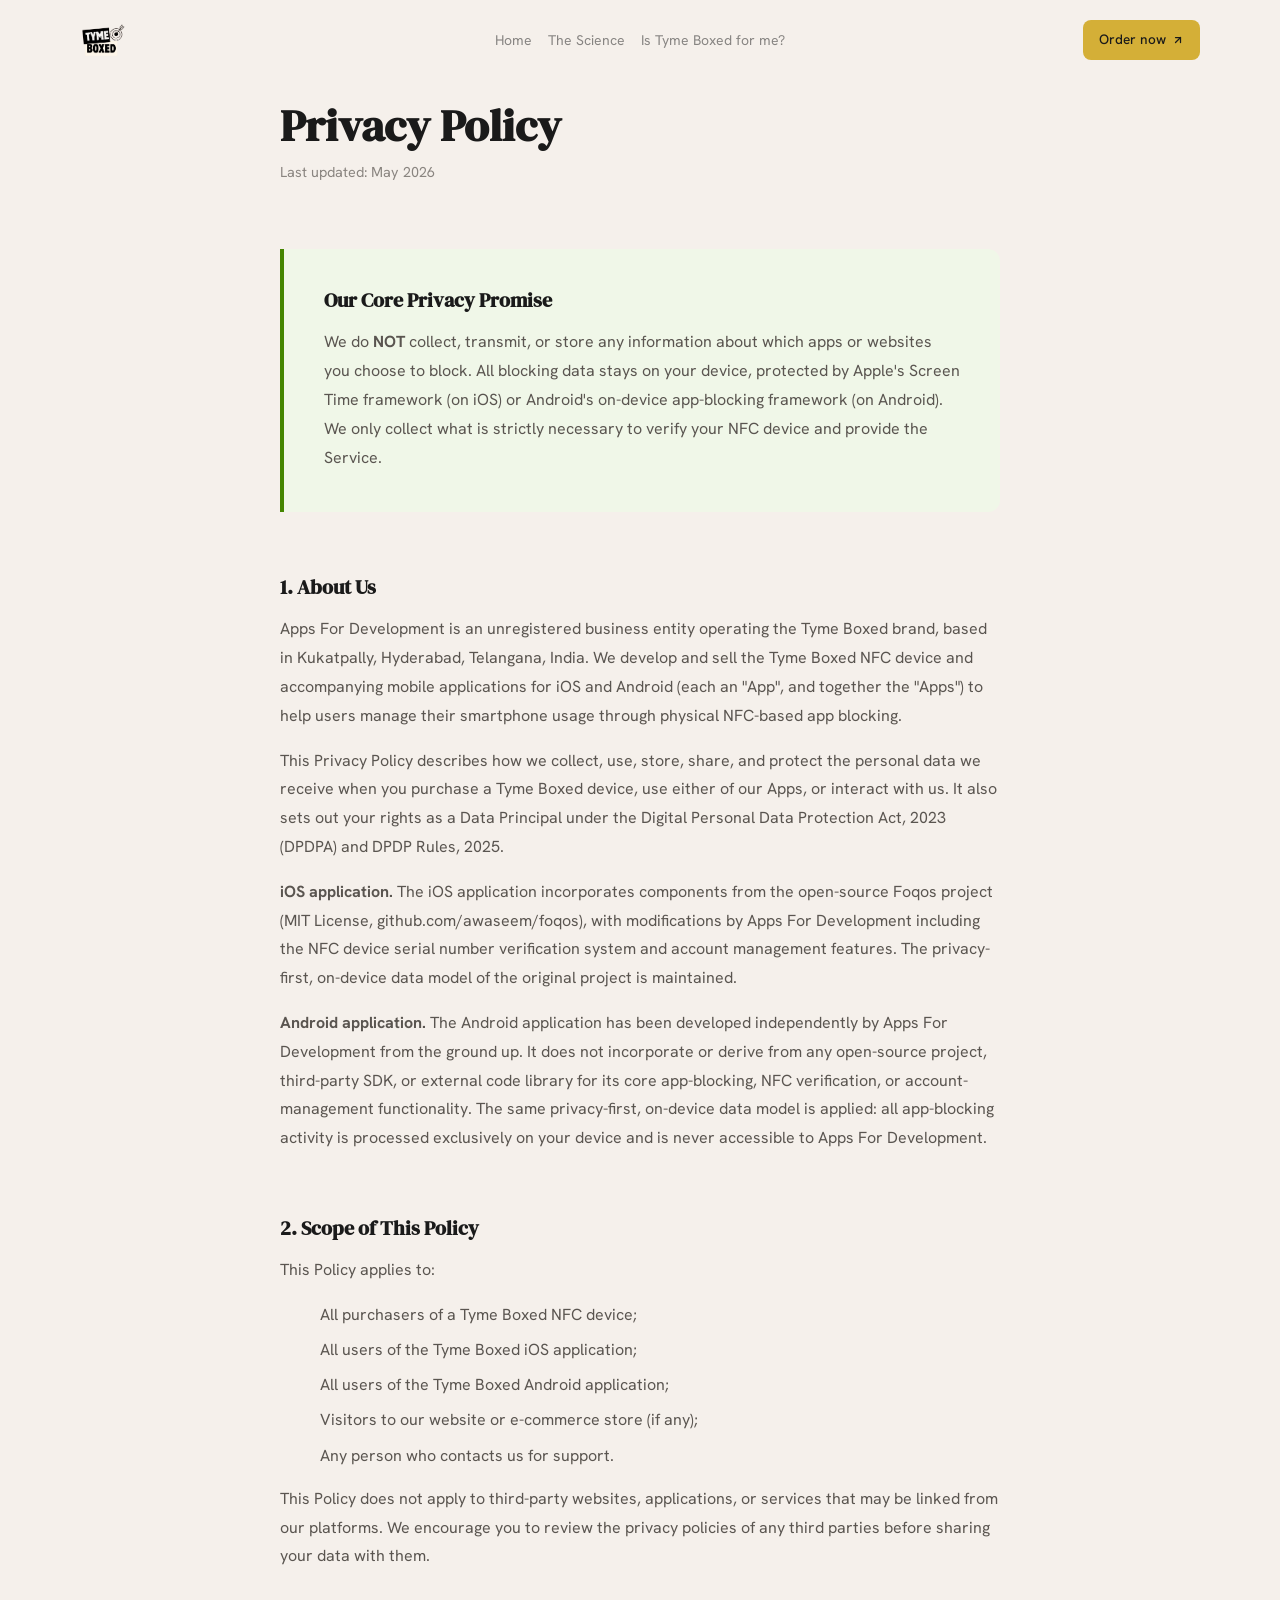
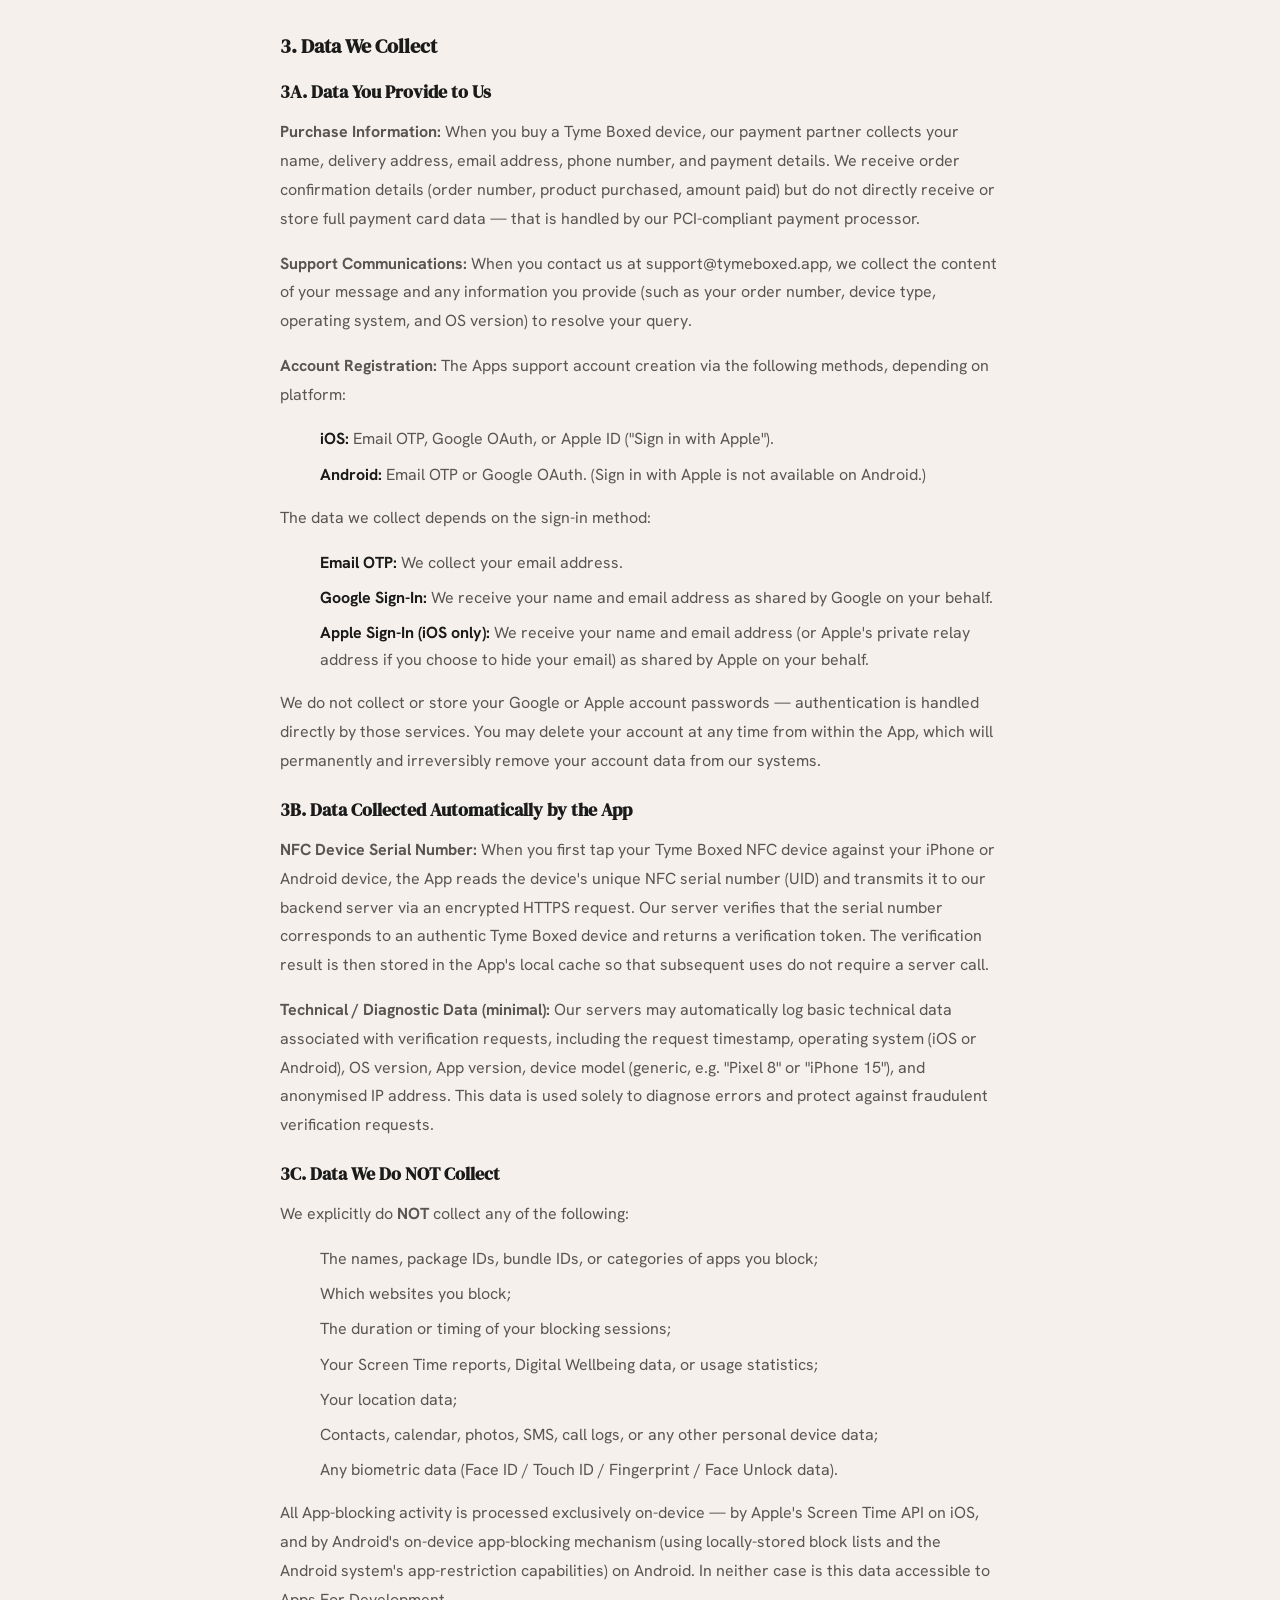
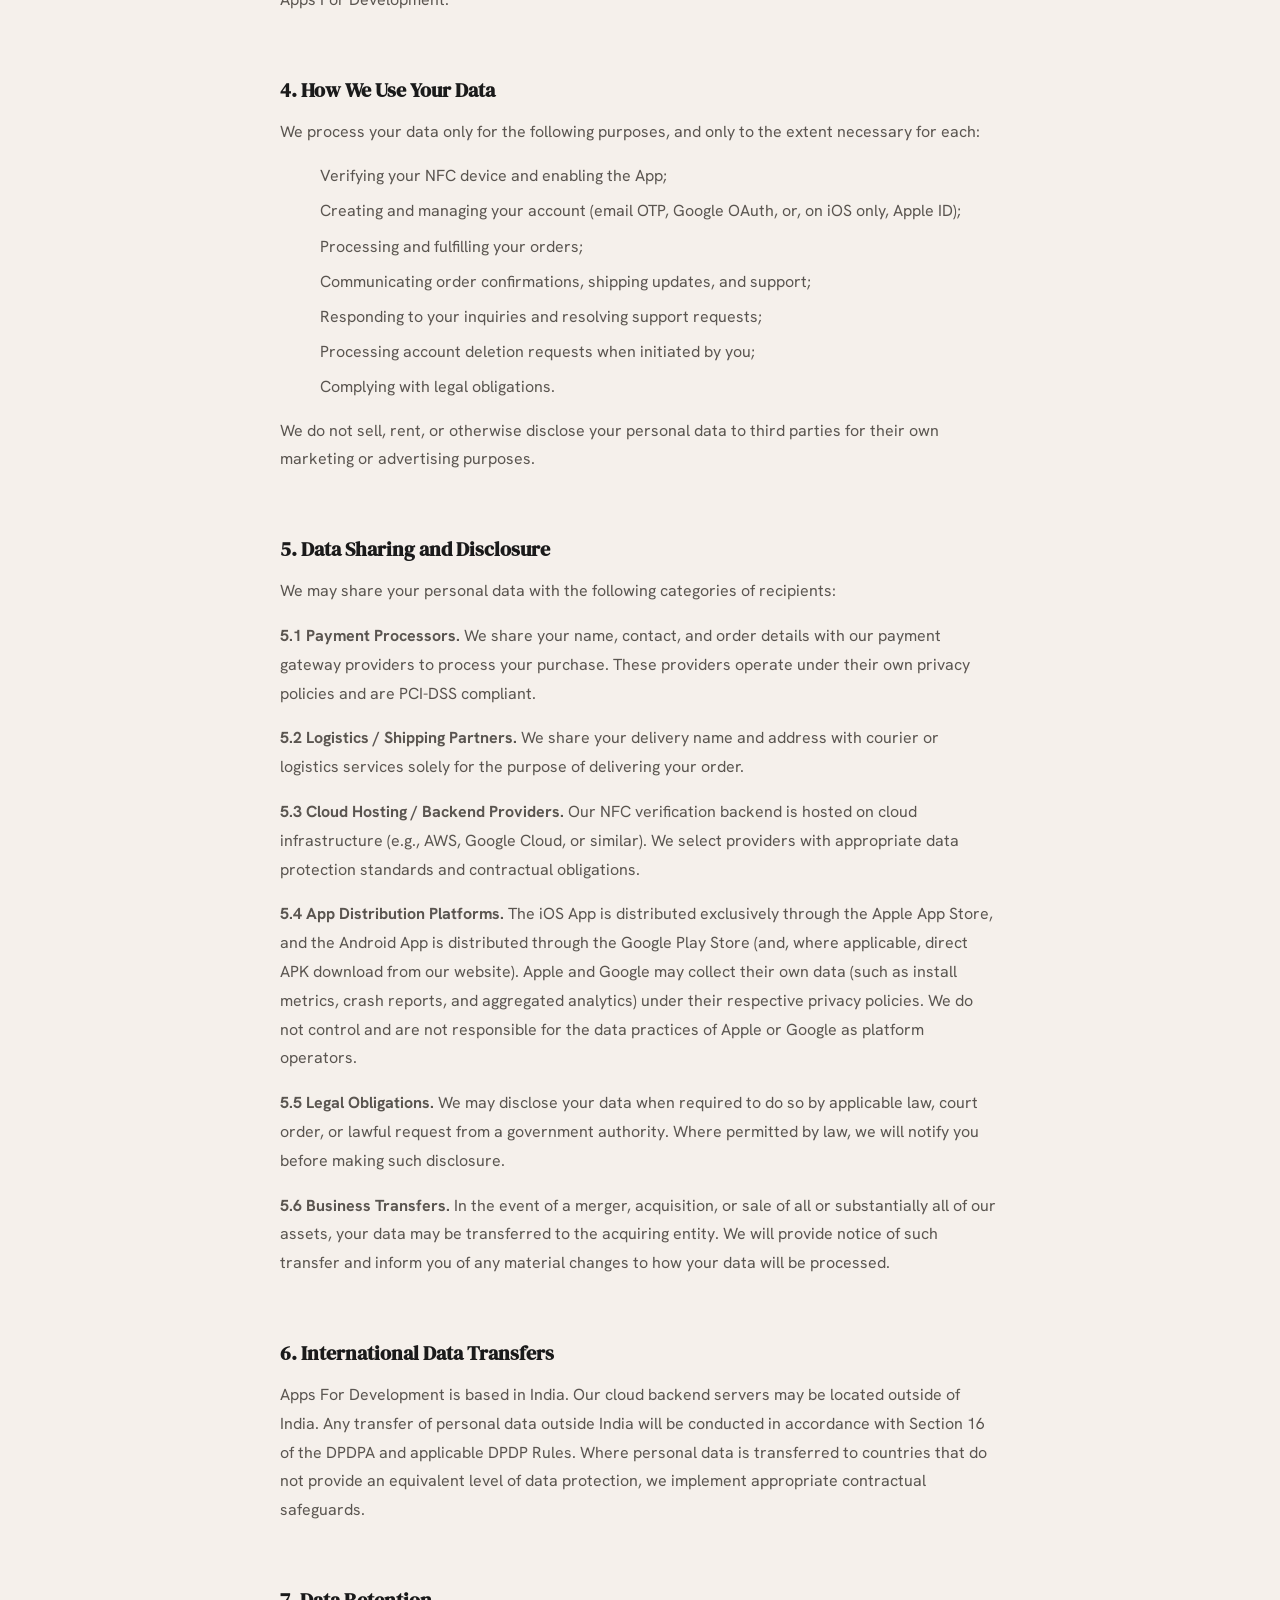
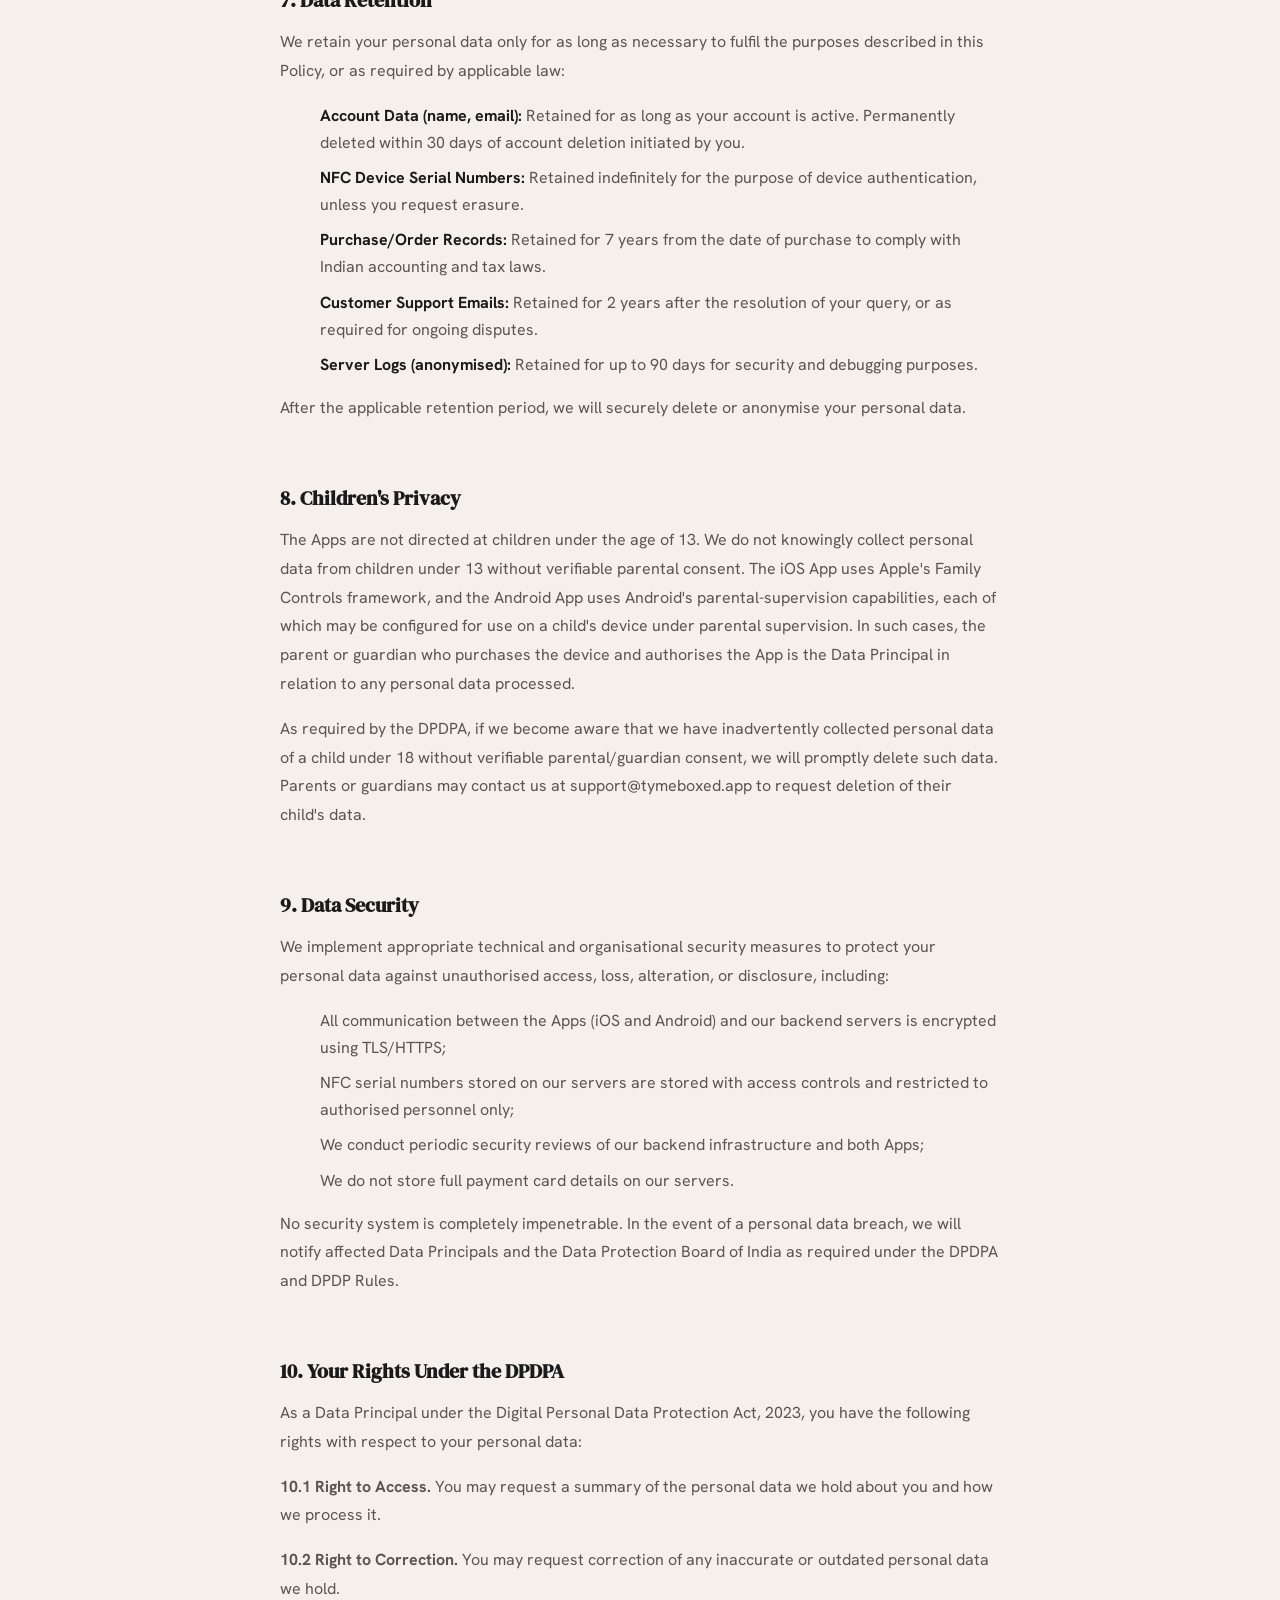
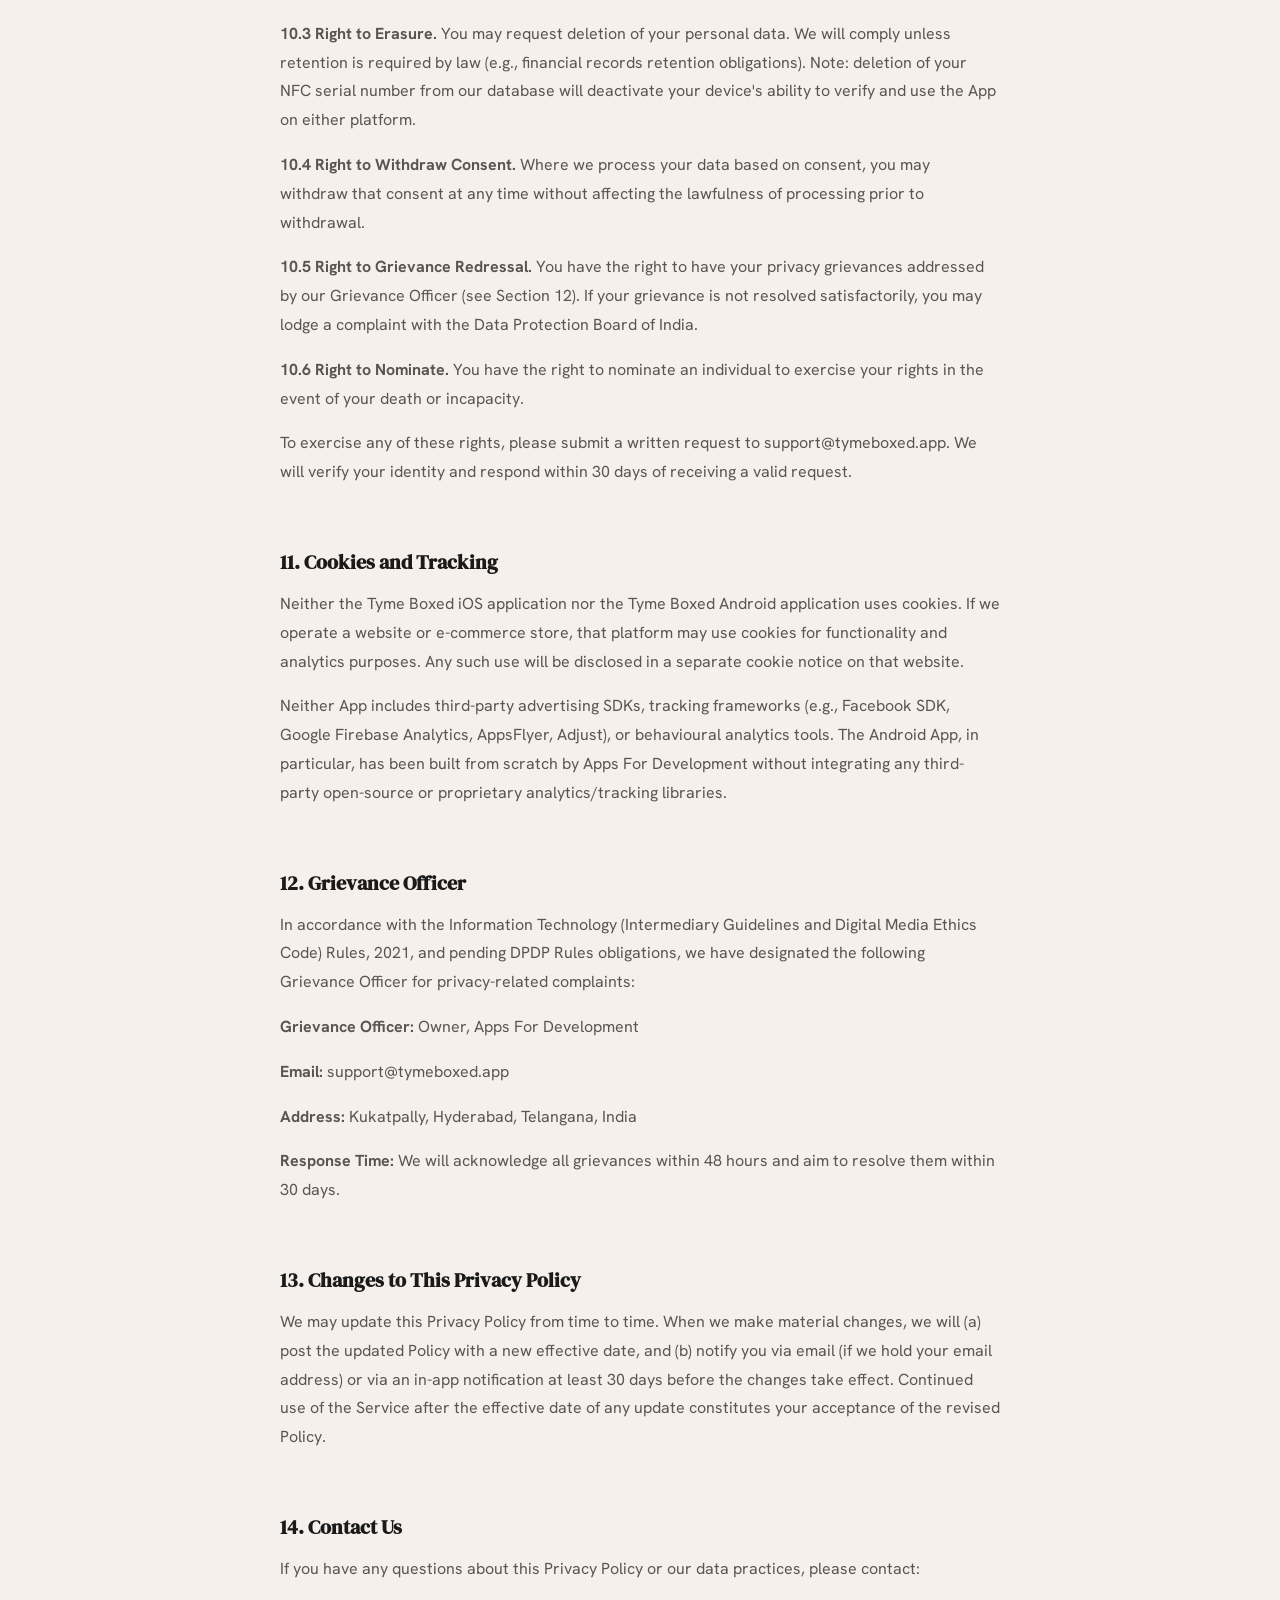
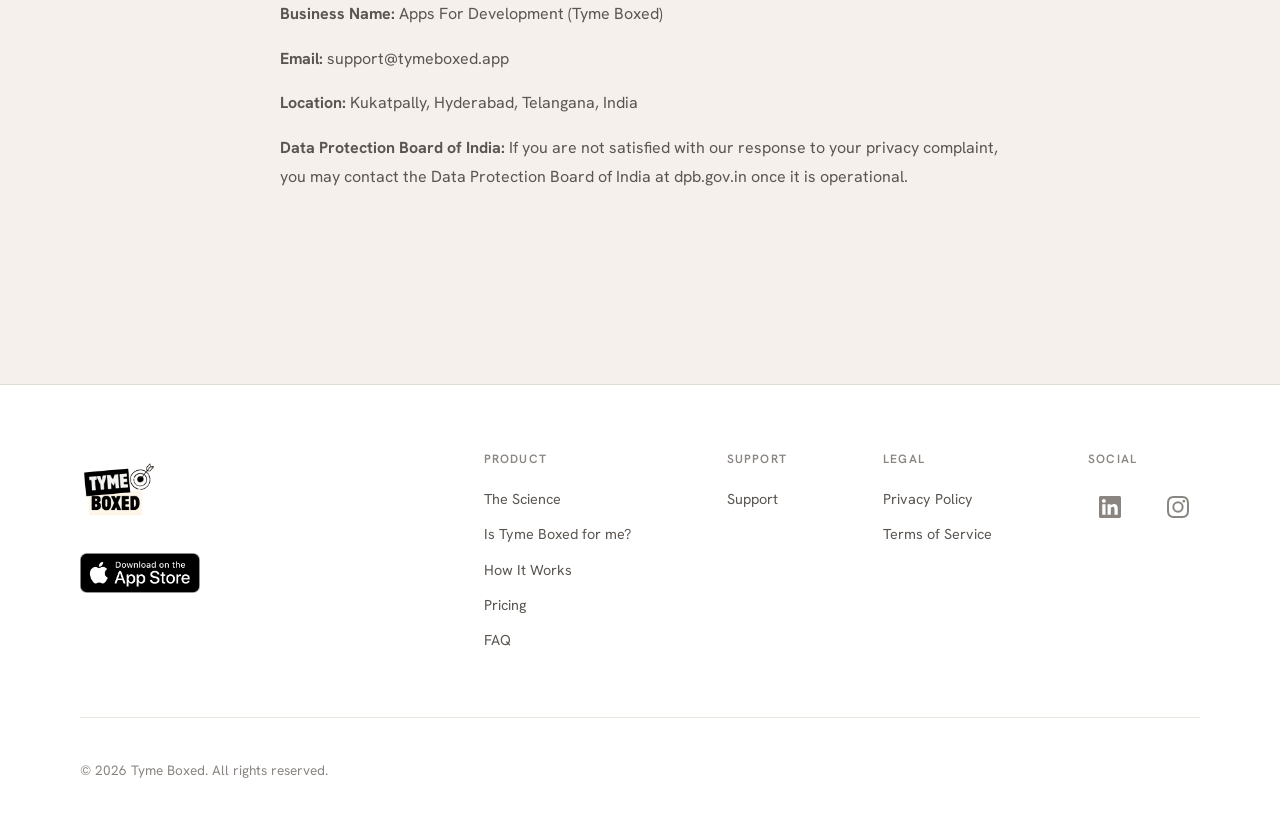
<file: privacy.html>
<!DOCTYPE html>
<html lang="en">

<head>
  <meta charset="UTF-8">
  <meta name="viewport" content="width=device-width, initial-scale=1.0, viewport-fit=cover">
  <title>Privacy Policy - Tyme Boxed</title>
  <meta name="description" content="Privacy Policy for Tyme Boxed. Learn how we collect, use, and protect your information.">
  <link rel="stylesheet" href="style.css">
   <link rel="icon" href="B11.png">
</head>

<body>

  <!-- ========== NAVIGATION ========== -->
  <nav class="navbar" id="navbar">
    <div class="container">
      <a href="index.html" class="nav-logo"><img src="B1.png" alt="Tyme Boxed"></a>
      <ul class="nav-links" id="navLinks">
        <li><a href="index.html">Home</a></li>
        <li><a href="science.html">The Science</a></li>
        <li><a href="quiz.html">Is Tyme Boxed for me?</a></li>
      </ul>
      <div class="nav-right">
        <a href="preorder.html" class="nav-cta">
          Order now
          <svg class="nav-cta-arrow" viewBox="0 0 24 24" fill="none" stroke="currentColor" stroke-width="2.5" stroke-linecap="round" stroke-linejoin="round" aria-hidden="true">
            <line x1="7" y1="17" x2="17" y2="7" />
            <polyline points="7 7 17 7 17 17" />
          </svg>
        </a>
        <button class="nav-hamburger" id="navHamburger" aria-label="Toggle menu">
          <span></span><span></span><span></span>
        </button>
      </div>
    </div>
  </nav>

  <!-- ========== PRIVACY POLICY ========== -->
  <div class="legal-page">
    <div class="legal-content">
      <h1 class="legal-title">Privacy Policy</h1>
      <p class="legal-updated">Last updated: May 2026</p>

      <section class="legal-section legal-highlight">
        <h2>Our Core Privacy Promise</h2>
        <p>We do <strong>NOT</strong> collect, transmit, or store any information about which apps or websites you choose to block. All blocking data stays on your device, protected by Apple's Screen Time framework (on iOS) or Android's on-device app-blocking framework (on Android). We only collect what is strictly necessary to verify your NFC device and provide the Service.</p>
      </section>

      <section class="legal-section">
        <h2>1. About Us</h2>
        <p>Apps For Development is an unregistered business entity operating the Tyme Boxed brand, based in Kukatpally, Hyderabad, Telangana, India. We develop and sell the Tyme Boxed NFC device and accompanying mobile applications for iOS and Android (each an "App", and together the "Apps") to help users manage their smartphone usage through physical NFC-based app blocking.</p>
        <p>This Privacy Policy describes how we collect, use, store, share, and protect the personal data we receive when you purchase a Tyme Boxed device, use either of our Apps, or interact with us. It also sets out your rights as a Data Principal under the Digital Personal Data Protection Act, 2023 (DPDPA) and DPDP Rules, 2025.</p>
        <p><strong>iOS application.</strong> The iOS application incorporates components from the open-source Foqos project (MIT License, github.com/awaseem/foqos), with modifications by Apps For Development including the NFC device serial number verification system and account management features. The privacy-first, on-device data model of the original project is maintained.</p>
        <p><strong>Android application.</strong> The Android application has been developed independently by Apps For Development from the ground up. It does not incorporate or derive from any open-source project, third-party SDK, or external code library for its core app-blocking, NFC verification, or account-management functionality. The same privacy-first, on-device data model is applied: all app-blocking activity is processed exclusively on your device and is never accessible to Apps For Development.</p>
      </section>

      <section class="legal-section">
        <h2>2. Scope of This Policy</h2>
        <p>This Policy applies to:</p>
        <ul class="legal-list">
          <li>All purchasers of a Tyme Boxed NFC device;</li>
          <li>All users of the Tyme Boxed iOS application;</li>
          <li>All users of the Tyme Boxed Android application;</li>
          <li>Visitors to our website or e-commerce store (if any);</li>
          <li>Any person who contacts us for support.</li>
        </ul>
        <p>This Policy does not apply to third-party websites, applications, or services that may be linked from our platforms. We encourage you to review the privacy policies of any third parties before sharing your data with them.</p>
      </section>

      <section class="legal-section">
        <h2>3. Data We Collect</h2>
        
        <h3>3A. Data You Provide to Us</h3>
        <p><strong>Purchase Information:</strong> When you buy a Tyme Boxed device, our payment partner collects your name, delivery address, email address, phone number, and payment details. We receive order confirmation details (order number, product purchased, amount paid) but do not directly receive or store full payment card data — that is handled by our PCI-compliant payment processor.</p>
        <p><strong>Support Communications:</strong> When you contact us at support@tymeboxed.app, we collect the content of your message and any information you provide (such as your order number, device type, operating system, and OS version) to resolve your query.</p>
        <p><strong>Account Registration:</strong> The Apps support account creation via the following methods, depending on platform:</p>
        <ul class="legal-list">
          <li><strong>iOS:</strong> Email OTP, Google OAuth, or Apple ID ("Sign in with Apple").</li>
          <li><strong>Android:</strong> Email OTP or Google OAuth. (Sign in with Apple is not available on Android.)</li>
        </ul>
        <p>The data we collect depends on the sign-in method:</p>
        <ul class="legal-list">
          <li><strong>Email OTP:</strong> We collect your email address.</li>
          <li><strong>Google Sign-In:</strong> We receive your name and email address as shared by Google on your behalf.</li>
          <li><strong>Apple Sign-In (iOS only):</strong> We receive your name and email address (or Apple's private relay address if you choose to hide your email) as shared by Apple on your behalf.</li>
        </ul>
        <p>We do not collect or store your Google or Apple account passwords — authentication is handled directly by those services. You may delete your account at any time from within the App, which will permanently and irreversibly remove your account data from our systems.</p>
        
        <h3>3B. Data Collected Automatically by the App</h3>
        <p><strong>NFC Device Serial Number:</strong> When you first tap your Tyme Boxed NFC device against your iPhone or Android device, the App reads the device's unique NFC serial number (UID) and transmits it to our backend server via an encrypted HTTPS request. Our server verifies that the serial number corresponds to an authentic Tyme Boxed device and returns a verification token. The verification result is then stored in the App's local cache so that subsequent uses do not require a server call.</p>
        <p><strong>Technical / Diagnostic Data (minimal):</strong> Our servers may automatically log basic technical data associated with verification requests, including the request timestamp, operating system (iOS or Android), OS version, App version, device model (generic, e.g. "Pixel 8" or "iPhone 15"), and anonymised IP address. This data is used solely to diagnose errors and protect against fraudulent verification requests.</p>
        
        <h3>3C. Data We Do NOT Collect</h3>
        <p>We explicitly do <strong>NOT</strong> collect any of the following:</p>
        <ul class="legal-list">
          <li>The names, package IDs, bundle IDs, or categories of apps you block;</li>
          <li>Which websites you block;</li>
          <li>The duration or timing of your blocking sessions;</li>
          <li>Your Screen Time reports, Digital Wellbeing data, or usage statistics;</li>
          <li>Your location data;</li>
          <li>Contacts, calendar, photos, SMS, call logs, or any other personal device data;</li>
          <li>Any biometric data (Face ID / Touch ID / Fingerprint / Face Unlock data).</li>
        </ul>
        <p>All App-blocking activity is processed exclusively on-device — by Apple's Screen Time API on iOS, and by Android's on-device app-blocking mechanism (using locally-stored block lists and the Android system's app-restriction capabilities) on Android. In neither case is this data accessible to Apps For Development.</p>
      </section>

      <section class="legal-section">
        <h2>4. How We Use Your Data</h2>
        <p>We process your data only for the following purposes, and only to the extent necessary for each:</p>
        <ul class="legal-list">
          <li>Verifying your NFC device and enabling the App;</li>
          <li>Creating and managing your account (email OTP, Google OAuth, or, on iOS only, Apple ID);</li>
          <li>Processing and fulfilling your orders;</li>
          <li>Communicating order confirmations, shipping updates, and support;</li>
          <li>Responding to your inquiries and resolving support requests;</li>
          <li>Processing account deletion requests when initiated by you;</li>
          <li>Complying with legal obligations.</li>
        </ul>
        <p>We do not sell, rent, or otherwise disclose your personal data to third parties for their own marketing or advertising purposes.</p>
      </section>

      <section class="legal-section">
        <h2>5. Data Sharing and Disclosure</h2>
        <p>We may share your personal data with the following categories of recipients:</p>
        <p><strong>5.1 Payment Processors.</strong> We share your name, contact, and order details with our payment gateway providers to process your purchase. These providers operate under their own privacy policies and are PCI-DSS compliant.</p>
        <p><strong>5.2 Logistics / Shipping Partners.</strong> We share your delivery name and address with courier or logistics services solely for the purpose of delivering your order.</p>
        <p><strong>5.3 Cloud Hosting / Backend Providers.</strong> Our NFC verification backend is hosted on cloud infrastructure (e.g., AWS, Google Cloud, or similar). We select providers with appropriate data protection standards and contractual obligations.</p>
        <p><strong>5.4 App Distribution Platforms.</strong> The iOS App is distributed exclusively through the Apple App Store, and the Android App is distributed through the Google Play Store (and, where applicable, direct APK download from our website). Apple and Google may collect their own data (such as install metrics, crash reports, and aggregated analytics) under their respective privacy policies. We do not control and are not responsible for the data practices of Apple or Google as platform operators.</p>
        <p><strong>5.5 Legal Obligations.</strong> We may disclose your data when required to do so by applicable law, court order, or lawful request from a government authority. Where permitted by law, we will notify you before making such disclosure.</p>
        <p><strong>5.6 Business Transfers.</strong> In the event of a merger, acquisition, or sale of all or substantially all of our assets, your data may be transferred to the acquiring entity. We will provide notice of such transfer and inform you of any material changes to how your data will be processed.</p>
      </section>

      <section class="legal-section">
        <h2>6. International Data Transfers</h2>
        <p>Apps For Development is based in India. Our cloud backend servers may be located outside of India. Any transfer of personal data outside India will be conducted in accordance with Section 16 of the DPDPA and applicable DPDP Rules. Where personal data is transferred to countries that do not provide an equivalent level of data protection, we implement appropriate contractual safeguards.</p>
      </section>

      <section class="legal-section">
        <h2>7. Data Retention</h2>
        <p>We retain your personal data only for as long as necessary to fulfil the purposes described in this Policy, or as required by applicable law:</p>
        <ul class="legal-list">
          <li><strong>Account Data (name, email):</strong> Retained for as long as your account is active. Permanently deleted within 30 days of account deletion initiated by you.</li>
          <li><strong>NFC Device Serial Numbers:</strong> Retained indefinitely for the purpose of device authentication, unless you request erasure.</li>
          <li><strong>Purchase/Order Records:</strong> Retained for 7 years from the date of purchase to comply with Indian accounting and tax laws.</li>
          <li><strong>Customer Support Emails:</strong> Retained for 2 years after the resolution of your query, or as required for ongoing disputes.</li>
          <li><strong>Server Logs (anonymised):</strong> Retained for up to 90 days for security and debugging purposes.</li>
        </ul>
        <p>After the applicable retention period, we will securely delete or anonymise your personal data.</p>
      </section>

      <section class="legal-section">
        <h2>8. Children's Privacy</h2>
        <p>The Apps are not directed at children under the age of 13. We do not knowingly collect personal data from children under 13 without verifiable parental consent. The iOS App uses Apple's Family Controls framework, and the Android App uses Android's parental-supervision capabilities, each of which may be configured for use on a child's device under parental supervision. In such cases, the parent or guardian who purchases the device and authorises the App is the Data Principal in relation to any personal data processed.</p>
        <p>As required by the DPDPA, if we become aware that we have inadvertently collected personal data of a child under 18 without verifiable parental/guardian consent, we will promptly delete such data. Parents or guardians may contact us at support@tymeboxed.app to request deletion of their child's data.</p>
      </section>

      <section class="legal-section">
        <h2>9. Data Security</h2>
        <p>We implement appropriate technical and organisational security measures to protect your personal data against unauthorised access, loss, alteration, or disclosure, including:</p>
        <ul class="legal-list">
          <li>All communication between the Apps (iOS and Android) and our backend servers is encrypted using TLS/HTTPS;</li>
          <li>NFC serial numbers stored on our servers are stored with access controls and restricted to authorised personnel only;</li>
          <li>We conduct periodic security reviews of our backend infrastructure and both Apps;</li>
          <li>We do not store full payment card details on our servers.</li>
        </ul>
        <p>No security system is completely impenetrable. In the event of a personal data breach, we will notify affected Data Principals and the Data Protection Board of India as required under the DPDPA and DPDP Rules.</p>
      </section>

      <section class="legal-section">
        <h2>10. Your Rights Under the DPDPA</h2>
        <p>As a Data Principal under the Digital Personal Data Protection Act, 2023, you have the following rights with respect to your personal data:</p>
        <p><strong>10.1 Right to Access.</strong> You may request a summary of the personal data we hold about you and how we process it.</p>
        <p><strong>10.2 Right to Correction.</strong> You may request correction of any inaccurate or outdated personal data we hold.</p>
        <p><strong>10.3 Right to Erasure.</strong> You may request deletion of your personal data. We will comply unless retention is required by law (e.g., financial records retention obligations). Note: deletion of your NFC serial number from our database will deactivate your device's ability to verify and use the App on either platform.</p>
        <p><strong>10.4 Right to Withdraw Consent.</strong> Where we process your data based on consent, you may withdraw that consent at any time without affecting the lawfulness of processing prior to withdrawal.</p>
        <p><strong>10.5 Right to Grievance Redressal.</strong> You have the right to have your privacy grievances addressed by our Grievance Officer (see Section 12). If your grievance is not resolved satisfactorily, you may lodge a complaint with the Data Protection Board of India.</p>
        <p><strong>10.6 Right to Nominate.</strong> You have the right to nominate an individual to exercise your rights in the event of your death or incapacity.</p>
        <p>To exercise any of these rights, please submit a written request to support@tymeboxed.app. We will verify your identity and respond within 30 days of receiving a valid request.</p>
      </section>

      <section class="legal-section">
        <h2>11. Cookies and Tracking</h2>
        <p>Neither the Tyme Boxed iOS application nor the Tyme Boxed Android application uses cookies. If we operate a website or e-commerce store, that platform may use cookies for functionality and analytics purposes. Any such use will be disclosed in a separate cookie notice on that website.</p>
        <p>Neither App includes third-party advertising SDKs, tracking frameworks (e.g., Facebook SDK, Google Firebase Analytics, AppsFlyer, Adjust), or behavioural analytics tools. The Android App, in particular, has been built from scratch by Apps For Development without integrating any third-party open-source or proprietary analytics/tracking libraries.</p>
      </section>

      <section class="legal-section">
        <h2>12. Grievance Officer</h2>
        <p>In accordance with the Information Technology (Intermediary Guidelines and Digital Media Ethics Code) Rules, 2021, and pending DPDP Rules obligations, we have designated the following Grievance Officer for privacy-related complaints:</p>
        <p><strong>Grievance Officer:</strong> Owner, Apps For Development</p>
        <p><strong>Email:</strong> support@tymeboxed.app</p>
        <p><strong>Address:</strong> Kukatpally, Hyderabad, Telangana, India</p>
        <p><strong>Response Time:</strong> We will acknowledge all grievances within 48 hours and aim to resolve them within 30 days.</p>
      </section>

      <section class="legal-section">
        <h2>13. Changes to This Privacy Policy</h2>
        <p>We may update this Privacy Policy from time to time. When we make material changes, we will (a) post the updated Policy with a new effective date, and (b) notify you via email (if we hold your email address) or via an in-app notification at least 30 days before the changes take effect. Continued use of the Service after the effective date of any update constitutes your acceptance of the revised Policy.</p>
      </section>

      <section class="legal-section">
        <h2>14. Contact Us</h2>
        <p>If you have any questions about this Privacy Policy or our data practices, please contact:</p>
        <p><strong>Business Name:</strong> Apps For Development (Tyme Boxed)</p>
        <p><strong>Email:</strong> support@tymeboxed.app</p>
        <p><strong>Location:</strong> Kukatpally, Hyderabad, Telangana, India</p>
        <p><strong>Data Protection Board of India:</strong> If you are not satisfied with our response to your privacy complaint, you may contact the Data Protection Board of India at dpb.gov.in once it is operational.</p>
      </section>
    </div>
  </div>

  <!-- ========== FOOTER ========== -->
  <footer class="footer">
    <div class="container">
      <div class="footer-top">
        <div class="footer-brand">
          <a href="index.html" class="footer-logo"><img src="B1.png" alt="Tyme Boxed"></a>
          <a href="https://apps.apple.com/in/app/tyme-boxed/id6759287522" target="_blank" rel="noopener noreferrer"
            class="footer-app-badge" aria-label="Download on the App Store">
            <img src="app.png" alt="Download on the App Store" class="footer-app-badge-img">
          </a>
        </div>
        <nav class="footer-nav">
          <div class="footer-nav-group">
            <span class="footer-nav-label">Product</span>
            <ul class="footer-links">
              <li><a href="science.html">The Science</a></li>
              <li><a href="quiz.html">Is Tyme Boxed for me?</a></li>
              <li><a href="index.html#how-it-works">How It Works</a></li>
              <li><a href="index.html#pricing">Pricing</a></li>
              <li><a href="index.html#faq">FAQ</a></li>
            </ul>
          </div>
          <div class="footer-nav-group">
            <span class="footer-nav-label">Support</span>
            <ul class="footer-links">
              <li><a href="support.html">Support</a></li>
            </ul>
          </div>
          <div class="footer-nav-group">
            <span class="footer-nav-label">Legal</span>
            <ul class="footer-links">
              <li><a href="privacy.html">Privacy Policy</a></li>
              <li><a href="terms.html">Terms of Service</a></li>
            </ul>
          </div>
          <div class="footer-nav-group footer-social">
            <span class="footer-nav-label">Social</span>
            <ul class="footer-social-links">
              <li>
                <a class="footer-social-link" href="https://www.linkedin.com/company/tyme-boxed/" target="_blank"
                  rel="noopener noreferrer" aria-label="LinkedIn">
                  <svg class="footer-social-icon" viewBox="0 0 24 24" fill="currentColor" aria-hidden="true">
                    <path
                      d="M20.447 20.452h-3.554v-5.569c0-1.328-.027-3.037-1.852-3.037-1.853 0-2.136 1.445-2.136 2.939v5.667H9.351V9h3.414v1.561h.046c.477-.9 1.637-1.85 3.37-1.85 3.601 0 4.267 2.37 4.267 5.455v6.286zM5.337 7.433c-1.144 0-2.063-.926-2.063-2.065 0-1.138.92-2.063 2.063-2.063 1.14 0 2.064.925 2.064 2.063 0 1.139-.925 2.065-2.064 2.065zm1.782 13.019H3.555V9h3.564v11.452zM22.225 0H1.771C.792 0 0 .774 0 1.729v20.542C0 23.227.792 24 1.771 24h20.451C23.2 24 24 23.227 24 22.271V1.729C24 .774 23.2 0 22.222 0h.003z" />
                  </svg>
                </a>
              </li>
              <li>
                <a class="footer-social-link"
                  href="https://www.instagram.com/tyme_boxed?igsh=MXE5ejB1b2V3ZHJmdA%3D%3D&amp;utm_source=qr"
                  target="_blank" rel="noopener noreferrer" aria-label="Instagram">
                  <svg class="footer-social-icon" viewBox="0 0 24 24" fill="currentColor" aria-hidden="true">
                    <path
                      d="M12 2.163c3.204 0 3.584.012 4.85.07 3.252.148 4.771 1.691 4.919 4.919.058 1.265.069 1.645.069 4.849 0 3.205-.012 3.584-.069 4.849-.149 3.225-1.664 4.771-4.919 4.919-1.266.058-1.644.07-4.85.07-3.204 0-3.584-.012-4.849-.07-3.26-.149-4.771-1.699-4.919-4.92-.058-1.265-.07-1.644-.07-4.849 0-3.204.013-3.583.07-4.849.149-3.227 1.664-4.771 4.919-4.919 1.266-.057 1.645-.069 4.849-.069zm0-2.163c-3.259 0-3.667.014-4.947.072-4.358.2-6.78 2.618-6.98 6.98-.059 1.281-.073 1.689-.073 4.948 0 3.259.014 3.668.072 4.948.2 4.358 2.618 6.78 6.98 6.98 1.281.058 1.689.072 4.948.072 3.259 0 3.668-.014 4.948-.072 4.354-.2 6.782-2.618 6.979-6.98.059-1.28.073-1.689.073-4.948 0-3.259-.014-3.667-.072-4.947-.196-4.354-2.617-6.78-6.979-6.98-1.281-.059-1.69-.073-4.949-.073zm0 5.838a6.162 6.162 0 1 0 0 12.324 6.162 6.162 0 0 0 0-12.324zM12 16a4 4 0 1 1 0-8 4 4 0 0 1 0 8zm6.406-11.845a1.441 1.441 0 1 0 0 2.881 1.441 1.441 0 0 0 0-2.881z" />
                  </svg>
                </a>
              </li>
            </ul>
          </div>
        </nav>
      </div>
      <div class="footer-bottom">
        <p class="footer-copy">&copy; 2026 Tyme Boxed. All rights reserved.</p>
      </div>
    </div>
  </footer>

  <script type="text/javascript">
    (function (c, l, a, r, i, t, y) {
      c[a] = c[a] || function () { (c[a].q = c[a].q || []).push(arguments); };
      t = l.createElement(r); t.async = 1; t.src = "https://www.clarity.ms/tag/" + i;
      y = l.getElementsByTagName(r)[0]; y.parentNode.insertBefore(t, y);
    })(window, document, "clarity", "script", "w3uyp057u9");
  </script>
  <script src="script.js"></script>
</body>

</html>
</file>
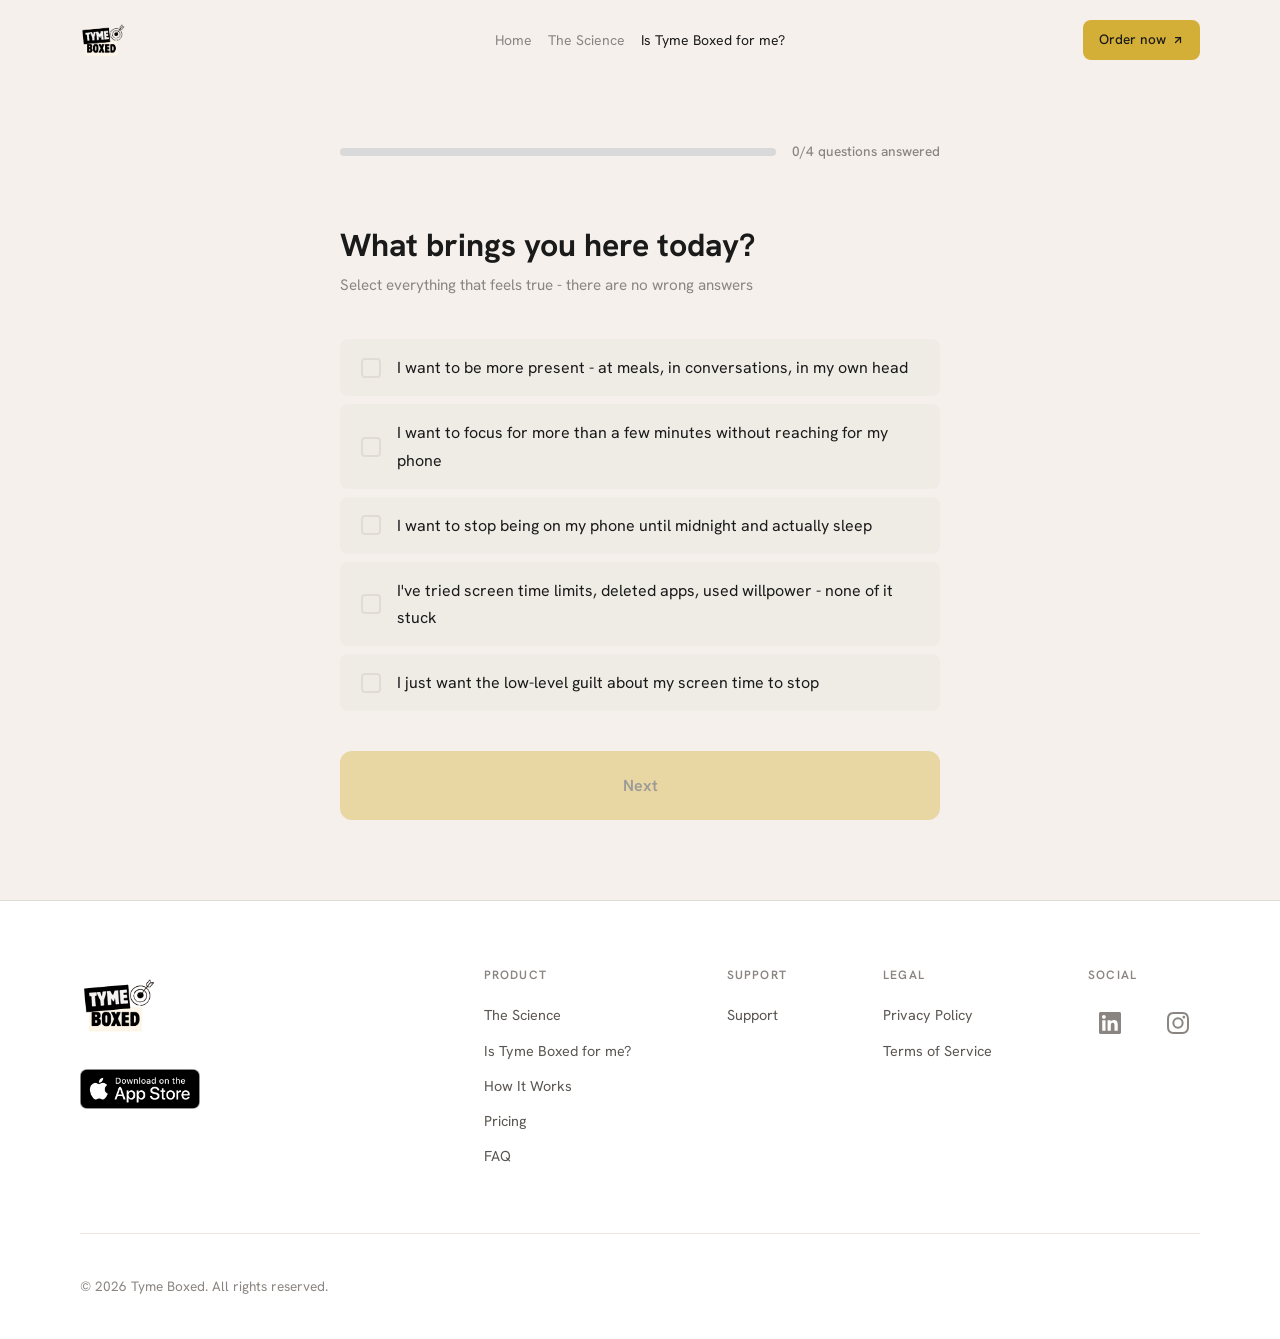
<file: quiz.html>
<!DOCTYPE html>
<html lang="en">

<head>
  <meta charset="UTF-8">
  <meta name="viewport" content="width=device-width, initial-scale=1.0, viewport-fit=cover">
  <title>Is Tyme Boxed for me? - Find out in 2 minutes</title>
  <meta name="description"
    content="Eight honest questions. No judgement. By the end, you'll know exactly where your attention stands — and whether Tyme Boxed is right for you.">
  <link rel="stylesheet" href="style.css">
  <link rel="icon" href="B11.png">
</head>

<body>

  <!-- ========== NAVIGATION ========== -->
  <nav class="navbar" id="navbar">
    <div class="container">
      <a href="index.html" class="nav-logo"><img src="B1.png" alt="Tyme Boxed"></a>
      <ul class="nav-links" id="navLinks">
        <li><a href="index.html">Home</a></li>
        <li><a href="science.html">The Science</a></li>
        <li><a href="quiz.html" class="active">Is Tyme Boxed for me?</a></li>
      </ul>
      <div class="nav-right">
        <a href="preorder.html" class="nav-cta">
          Order now
          <svg class="nav-cta-arrow" viewBox="0 0 24 24" fill="none" stroke="currentColor" stroke-width="2.5" stroke-linecap="round" stroke-linejoin="round" aria-hidden="true">
            <line x1="7" y1="17" x2="17" y2="7" />
            <polyline points="7 7 17 7 17 17" />
          </svg>
        </a>
        <button class="nav-hamburger" id="navHamburger" aria-label="Toggle menu">
          <span></span><span></span><span></span>
        </button>
      </div>
    </div>
  </nav>

  <!-- ========== QUIZ PAGE ========== -->
  <div class="quiz-page">
    <div class="quiz-container">

      <!-- Progress Bar -->
      <div class="quiz-progress" id="quizProgress">
        <div class="quiz-progress-bar">
          <div class="quiz-progress-fill" id="quizProgressFill" style="width: 0%"></div>
        </div>
        <span class="quiz-progress-text" id="quizProgressText">0/4 questions answered</span>
      </div>

      <!-- Slide Viewport -->
      <div class="quiz-slider" id="quizSlider">

        <!-- ===== Q1: What brings you here ===== -->
        <div class="quiz-slide active" id="quizStep1" data-step="1">
          <h2>What brings you here today?</h2>
          <p class="quiz-subtitle">Select everything that feels true - there are no wrong answers</p>

          <div class="quiz-options" data-multi="true">
            <div class="quiz-option" data-value="presence" data-points="0">
              <div class="quiz-checkbox"></div>
              <span>I want to be more present - at meals, in conversations, in my own head</span>
            </div>
            <div class="quiz-option" data-value="focus" data-points="0">
              <div class="quiz-checkbox"></div>
              <span>I want to focus for more than a few minutes without reaching for my phone</span>
            </div>
            <div class="quiz-option" data-value="sleep" data-points="0">
              <div class="quiz-checkbox"></div>
              <span>I want to stop being on my phone until midnight and actually sleep</span>
            </div>
            <div class="quiz-option" data-value="tried" data-points="0">
              <div class="quiz-checkbox"></div>
              <span>I've tried screen time limits, deleted apps, used willpower - none of it stuck</span>
            </div>
            <div class="quiz-option" data-value="guilt" data-points="0">
              <div class="quiz-checkbox"></div>
              <span>I just want the low-level guilt about my screen time to stop</span>
            </div>
          </div>

          <button class="quiz-next" id="quizNext1">Next</button>
        </div>


        <!-- ===== Q2: Past attempts ===== -->
        <div class="quiz-slide" id="quizStep2" data-step="2">
          <h2>Which of these sound<br>familiar to you?</h2>
          <p class="quiz-subtitle">Select all that apply - be honest with yourself</p>

          <div class="quiz-options" data-multi="true">
            <div class="quiz-option" data-value="screenlimits" data-points="0">
              <div class="quiz-checkbox"></div>
              <span>I set Screen Time limits and tapped "Ignore Limit" without thinking</span>
            </div>
            <div class="quiz-option" data-value="deleting" data-points="0">
              <div class="quiz-checkbox"></div>
              <span>I deleted Instagram (or similar) and reinstalled it within a week</span>
            </div>
            <div class="quiz-option" data-value="phantom" data-points="0">
              <div class="quiz-checkbox"></div>
              <span>I've felt my phone buzz in my pocket when it wasn't actually buzzing</span>
            </div>
            <div class="quiz-option" data-value="opened" data-points="0">
              <div class="quiz-checkbox"></div>
              <span>I've opened an app and immediately forgotten why I opened it</span>
            </div>
            <div class="quiz-option" data-value="willpower" data-points="0">
              <div class="quiz-checkbox"></div>
              <span>I've told myself "I need to use my phone less" more than once this month</span>
            </div>
          </div>

          <button class="quiz-next" id="quizNext2">Next</button>
        </div>


        <!-- ===== Q3: The Dopamine Itch (SCORED) ===== -->
        <div class="quiz-slide" id="quizStep3" data-step="3">
          <h2>You sit down to work, read,<br>or just be quiet. How long before<br>your phone is in your hand?</h2>
          <p class="quiz-subtitle">Be honest - your brain isn't watching</p>

          <div class="quiz-options" data-multi="false">
            <div class="quiz-option" data-value="under5" data-points="25">
              <div class="quiz-radio"></div>
              <span>Less than 5 minutes - the urge comes before I've even started</span>
            </div>
            <div class="quiz-option" data-value="5to15" data-points="15">
              <div class="quiz-radio"></div>
              <span>5–15 minutes - I make it a little while before the pull comes</span>
            </div>
            <div class="quiz-option" data-value="15to30" data-points="10">
              <div class="quiz-radio"></div>
              <span>15–30 minutes - I can hold focus for a bit but it doesn't last</span>
            </div>
            <div class="quiz-option" data-value="over30" data-points="5">
              <div class="quiz-radio"></div>
              <span>30+ minutes - I can focus for stretches without being interrupted by the urge</span>
            </div>
          </div>

          <button class="quiz-next" id="quizNext3">Next</button>
        </div>


        <!-- ===== Q4: PFC Control (SCORED) ===== -->
        <div class="quiz-slide" id="quizStep4" data-step="4">
          <h2>Your screen time limit appears:<br>"You've reached your limit<br>for Instagram."</h2>
          <p class="quiz-subtitle">What actually happens in that moment?</p>

          <div class="quiz-options" data-multi="false">
            <div class="quiz-option" data-value="daily" data-points="25">
              <div class="quiz-radio"></div>
              <span>I tap "Ignore Limit" instantly - it's pure muscle memory at this point</span>
            </div>
            <div class="quiz-option" data-value="fewweek" data-points="15">
              <div class="quiz-radio"></div>
              <span>I ignore it more often than not - but sometimes I do close the app</span>
            </div>
            <div class="quiz-option" data-value="rarely" data-points="5">
              <div class="quiz-radio"></div>
              <span>I usually close the app - I slip occasionally but limits mostly work for me</span>
            </div>
          </div>

          <button class="quiz-next" id="quizNext4">See your results</button>
        </div>

      </div><!-- /quiz-slider -->


      <!-- ===== SCIENCE TRANSITION ===== -->
      <div class="quiz-transition" id="quizTransition">
        <div class="quiz-transition-inner">
          <div class="quiz-transition-icon">🧠</div>
          <h3>Analysing your attention profile…</h3>
          <p>Your answers reveal how your <strong>Prefrontal Cortex (PFC)</strong> - the brain region responsible for impulse control and conscious decision-making - is holding up against the demands of modern phone use.</p>
          <p>Tyme Boxed uses <strong>physical friction-based intervention</strong> to help the PFC re-engage before a scrolling impulse becomes automatic action.</p>
          <div class="quiz-transition-loader">
            <div class="quiz-transition-bar"></div>
          </div>
        </div>
      </div>


      <!-- ===== RESULT PAGE ===== -->
      <div class="quiz-result" id="quizResult">

        <div class="quiz-result-split">
          <div class="quiz-result-left">
            <span class="section-label" id="resultLabel">YOUR RESULT</span>
            <h2 id="resultHeadline">Tyme Boxed is a strong fit for you.</h2>
            <p id="resultSubtext">Based on your answers, your Prefrontal Cortex is in a high-reactive state - constantly overloaded by automatic impulses and dopamine-driven interruptions. Tyme Boxed was built precisely for this.</p>

            <!-- Stats -->
            <h3 class="result-stats-heading">What users at your stage report after 4 weeks:</h3>
            <div class="quiz-result-stats" id="resultStats">
              <div class="result-stat-card">
                <span class="result-stat-chevron">›</span>
                <div class="result-stat-label">Mood</div>
                <div class="result-stat-pct" data-stat="mood">+77%</div>
              </div>
              <div class="result-stat-card">
                <span class="result-stat-chevron">›</span>
                <div class="result-stat-label">Focus</div>
                <div class="result-stat-pct" data-stat="focus">+75%</div>
              </div>
              <div class="result-stat-card">
                <span class="result-stat-chevron">›</span>
                <div class="result-stat-label">Sleep</div>
                <div class="result-stat-pct" data-stat="sleep">+70%</div>
              </div>
              <div class="result-stat-card">
                <span class="result-stat-chevron">›</span>
                <div class="result-stat-label">Presence</div>
                <div class="result-stat-pct" data-stat="productivity">+63%</div>
              </div>
            </div>

            <!-- CTA -->
            <div class="quiz-result-cta">
              <div class="quiz-email-form">
                <p>Get early access at ₹999 </p>
               
              </div>

              <a href="preorder.html" class="btn-primary quiz-order-btn">Order now</a>
              <button class="quiz-retake" id="quizRetake">↻ Re-take Quiz</button>
            </div>
          </div>

          <div class="quiz-result-right">
            <img src="results-lifestyle.png" alt="Peaceful, focused life — reclaiming your attention">
          </div>
        </div>

      </div>

    </div>
  </div>

  <!-- ========== FOOTER ========== -->
  <footer class="footer">
    <div class="container">
      <div class="footer-top">
        <div class="footer-brand">
          <a href="index.html" class="footer-logo"><img src="B1.png" alt="Tyme Boxed"></a>
          <a href="https://apps.apple.com/in/app/tyme-boxed/id6759287522" target="_blank" rel="noopener noreferrer"
            class="footer-app-badge" aria-label="Download on the App Store">
            <img src="app.png" alt="Download on the App Store" class="footer-app-badge-img">
          </a>
        </div>
        <nav class="footer-nav">
          <div class="footer-nav-group">
            <span class="footer-nav-label">Product</span>
            <ul class="footer-links">
              <li><a href="science.html">The Science</a></li>
              <li><a href="quiz.html">Is Tyme Boxed for me?</a></li>
              <li><a href="index.html#how-it-works">How It Works</a></li>
              <li><a href="index.html#pricing">Pricing</a></li>
              <li><a href="index.html#faq">FAQ</a></li>
            </ul>
          </div>
          <div class="footer-nav-group">
            <span class="footer-nav-label">Support</span>
            <ul class="footer-links">
              <li><a href="support.html">Support</a></li>
            </ul>
          </div>
          <div class="footer-nav-group">
            <span class="footer-nav-label">Legal</span>
            <ul class="footer-links">
              <li><a href="privacy.html">Privacy Policy</a></li>
              <li><a href="terms.html">Terms of Service</a></li>
            </ul>
          </div>
          <div class="footer-nav-group footer-social">
            <span class="footer-nav-label">Social</span>
            <ul class="footer-social-links">
              <li>
                <a class="footer-social-link" href="https://www.linkedin.com/company/tyme-boxed/" target="_blank"
                  rel="noopener noreferrer" aria-label="LinkedIn">
                  <svg class="footer-social-icon" viewBox="0 0 24 24" fill="currentColor" aria-hidden="true">
                    <path
                      d="M20.447 20.452h-3.554v-5.569c0-1.328-.027-3.037-1.852-3.037-1.853 0-2.136 1.445-2.136 2.939v5.667H9.351V9h3.414v1.561h.046c.477-.9 1.637-1.85 3.37-1.85 3.601 0 4.267 2.37 4.267 5.455v6.286zM5.337 7.433c-1.144 0-2.063-.926-2.063-2.065 0-1.138.92-2.063 2.063-2.063 1.14 0 2.064.925 2.064 2.063 0 1.139-.925 2.065-2.064 2.065zm1.782 13.019H3.555V9h3.564v11.452zM22.225 0H1.771C.792 0 0 .774 0 1.729v20.542C0 23.227.792 24 1.771 24h20.451C23.2 24 24 23.227 24 22.271V1.729C24 .774 23.2 0 22.222 0h.003z" />
                  </svg>
                </a>
              </li>
              <li>
                <a class="footer-social-link"
                  href="https://www.instagram.com/tyme_boxed?igsh=MXE5ejB1b2V3ZHJmdA%3D%3D&amp;utm_source=qr"
                  target="_blank" rel="noopener noreferrer" aria-label="Instagram">
                  <svg class="footer-social-icon" viewBox="0 0 24 24" fill="currentColor" aria-hidden="true">
                    <path
                      d="M12 2.163c3.204 0 3.584.012 4.85.07 3.252.148 4.771 1.691 4.919 4.919.058 1.265.069 1.645.069 4.849 0 3.205-.012 3.584-.069 4.849-.149 3.225-1.664 4.771-4.919 4.919-1.266.058-1.644.07-4.85.07-3.204 0-3.584-.012-4.849-.07-3.26-.149-4.771-1.699-4.919-4.92-.058-1.265-.07-1.644-.07-4.849 0-3.204.013-3.583.07-4.849.149-3.227 1.664-4.771 4.919-4.919 1.266-.057 1.645-.069 4.849-.069zm0-2.163c-3.259 0-3.667.014-4.947.072-4.358.2-6.78 2.618-6.98 6.98-.059 1.281-.073 1.689-.073 4.948 0 3.259.014 3.668.072 4.948.2 4.358 2.618 6.78 6.98 6.98 1.281.058 1.689.072 4.948.072 3.259 0 3.668-.014 4.948-.072 4.354-.2 6.782-2.618 6.979-6.98.059-1.28.073-1.689.073-4.948 0-3.259-.014-3.667-.072-4.947-.196-4.354-2.617-6.78-6.979-6.98-1.281-.059-1.69-.073-4.949-.073zm0 5.838a6.162 6.162 0 1 0 0 12.324 6.162 6.162 0 0 0 0-12.324zM12 16a4 4 0 1 1 0-8 4 4 0 0 1 0 8zm6.406-11.845a1.441 1.441 0 1 0 0 2.881 1.441 1.441 0 0 0 0-2.881z" />
                  </svg>
                </a>
              </li>
            </ul>
          </div>
        </nav>
      </div>
      <div class="footer-bottom">
        <p class="footer-copy">&copy; 2026 Tyme Boxed. All rights reserved.</p>
      </div>
    </div>
  </footer>

  <script type="text/javascript">
    (function (c, l, a, r, i, t, y) {
      c[a] = c[a] || function () { (c[a].q = c[a].q || []).push(arguments); };
      t = l.createElement(r); t.async = 1; t.src = "https://www.clarity.ms/tag/" + i;
      y = l.getElementsByTagName(r)[0]; y.parentNode.insertBefore(t, y);
    })(window, document, "clarity", "script", "w3uyp057u9");
  </script>
  <script src="script.js"></script>
</body>

</html>
</file>
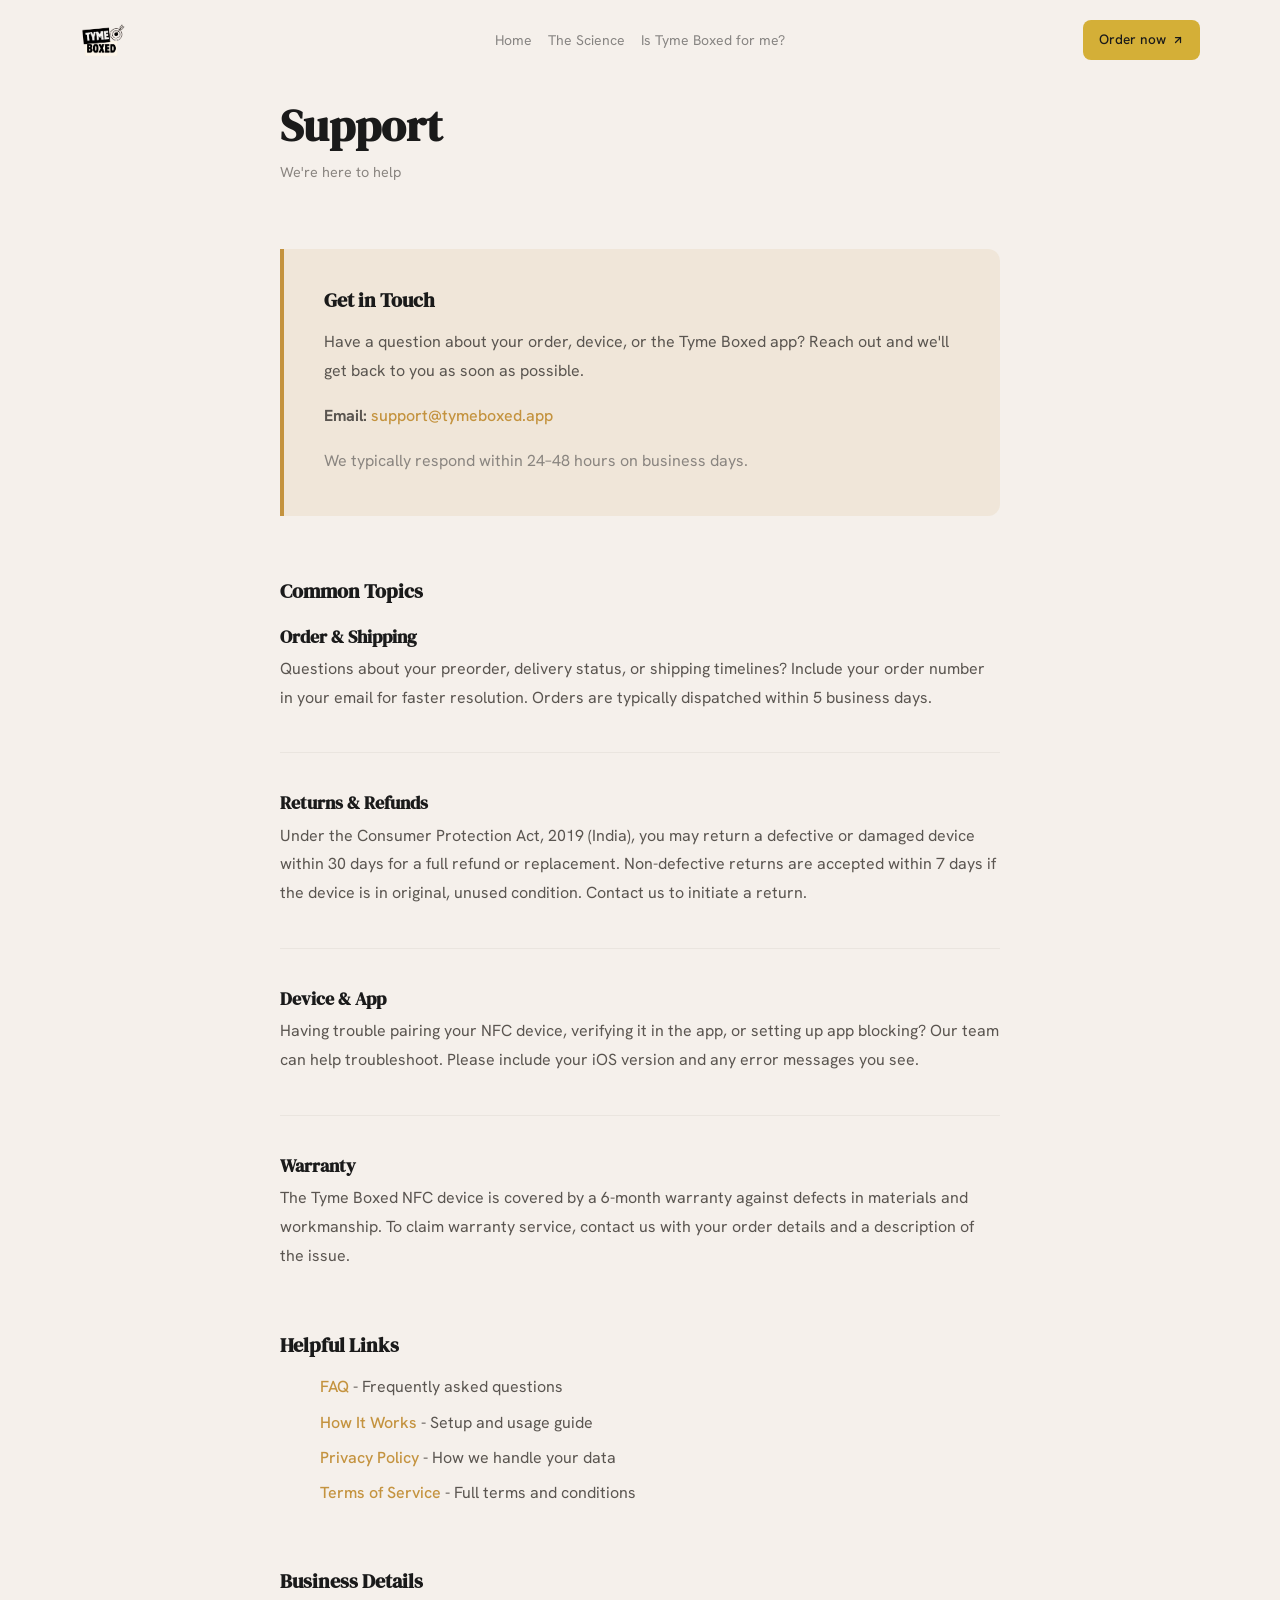
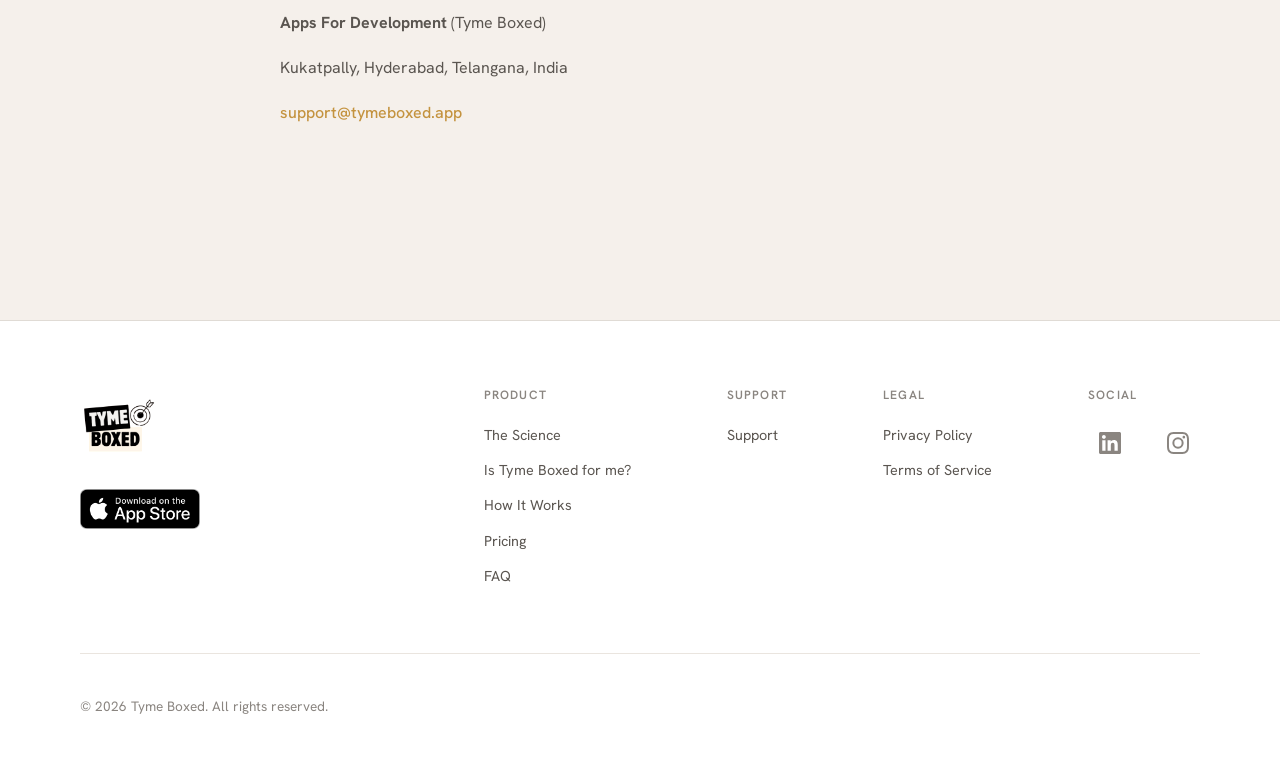
<file: support.html>
<!DOCTYPE html>
<html lang="en">

<head>
  <meta charset="UTF-8">
  <meta name="viewport" content="width=device-width, initial-scale=1.0, viewport-fit=cover">
  <title>Support - Tyme Boxed</title>
  <meta name="description" content="Get help with Tyme Boxed. Contact us for orders, shipping, returns, device setup, and warranty support.">
  <link rel="stylesheet" href="style.css">
  <link rel="icon" href="B11.png">
</head>

<body>

  <!-- ========== NAVIGATION ========== -->
  <nav class="navbar" id="navbar">
    <div class="container">
      <a href="index.html" class="nav-logo"><img src="B1.png" alt="Tyme Boxed"></a>
      <ul class="nav-links" id="navLinks">
        <li><a href="index.html">Home</a></li>
        <li><a href="science.html">The Science</a></li>
        <li><a href="quiz.html">Is Tyme Boxed for me?</a></li>
      </ul>
      <div class="nav-right">
        <a href="preorder.html" class="nav-cta">
          Order now
          <svg class="nav-cta-arrow" viewBox="0 0 24 24" fill="none" stroke="currentColor" stroke-width="2.5" stroke-linecap="round" stroke-linejoin="round" aria-hidden="true">
            <line x1="7" y1="17" x2="17" y2="7" />
            <polyline points="7 7 17 7 17 17" />
          </svg>
        </a>
        <button class="nav-hamburger" id="navHamburger" aria-label="Toggle menu">
          <span></span><span></span><span></span>
        </button>
      </div>
    </div>
  </nav>

  <!-- ========== SUPPORT PAGE ========== -->
  <div class="legal-page">
    <div class="legal-content">
      <h1 class="legal-title">Support</h1>
      <p class="legal-updated">We&apos;re here to help</p>

      <section class="legal-section support-highlight">
        <h2>Get in Touch</h2>
        <p>Have a question about your order, device, or the Tyme Boxed app? Reach out and we&apos;ll get back to you as soon as possible.</p>
        <p class="support-email-row">
          <strong>Email:</strong>
          <a href="mailto:apps.for.development@gmail.com" class="support-link">support@tymeboxed.app</a>
        </p>
        <p class="support-response-note">
          We typically respond within 24–48 hours on business days.
        </p>
      </section>

      <section class="legal-section">
        <h2>Common Topics</h2>

        <div class="support-topic">
          <h3>Order &amp; Shipping</h3>
          <p>Questions about your preorder, delivery status, or shipping timelines? Include your order number in your email for faster resolution. Orders are typically dispatched within 5 business days.</p>
        </div>

        <div class="support-topic">
          <h3>Returns &amp; Refunds</h3>
          <p>Under the Consumer Protection Act, 2019 (India), you may return a defective or damaged device within 30 days for a full refund or replacement. Non-defective returns are accepted within 7 days if the device is in original, unused condition. Contact us to initiate a return.</p>
        </div>

        <div class="support-topic">
          <h3>Device &amp; App</h3>
          <p>Having trouble pairing your NFC device, verifying it in the app, or setting up app blocking? Our team can help troubleshoot. Please include your iOS version and any error messages you see.</p>
        </div>

        <div class="support-topic">
          <h3>Warranty</h3>
          <p>The Tyme Boxed NFC device is covered by a 6-month warranty against defects in materials and workmanship. To claim warranty service, contact us with your order details and a description of the issue.</p>
        </div>
      </section>

      <section class="legal-section">
        <h2>Helpful Links</h2>
        <ul class="legal-list support-links-list">
          <li><a href="index.html#faq">FAQ</a> - Frequently asked questions</li>
          <li><a href="index.html#how-it-works">How It Works</a> - Setup and usage guide</li>
          <li><a href="privacy.html">Privacy Policy</a> - How we handle your data</li>
          <li><a href="terms.html">Terms of Service</a> - Full terms and conditions</li>
        </ul>
      </section>

      <section class="legal-section">
        <h2>Business Details</h2>
        <p><strong>Apps For Development</strong> (Tyme Boxed)</p>
        <p>Kukatpally, Hyderabad, Telangana, India</p>
        <p><a href="mailto:apps.for.development@gmail.com" class="support-link">support@tymeboxed.app</a></p>
      </section>
    </div>
  </div>

  <!-- ========== FOOTER ========== -->
  <footer class="footer">
    <div class="container">
      <div class="footer-top">
        <div class="footer-brand">
          <a href="index.html" class="footer-logo"><img src="B1.png" alt="Tyme Boxed"></a>
          <a href="https://apps.apple.com/in/app/tyme-boxed/id6759287522" target="_blank" rel="noopener noreferrer"
            class="footer-app-badge" aria-label="Download on the App Store">
            <img src="app.png" alt="Download on the App Store" class="footer-app-badge-img">
          </a>
        </div>
        <nav class="footer-nav">
          <div class="footer-nav-group">
            <span class="footer-nav-label">Product</span>
            <ul class="footer-links">
              <li><a href="science.html">The Science</a></li>
              <li><a href="quiz.html">Is Tyme Boxed for me?</a></li>
              <li><a href="index.html#how-it-works">How It Works</a></li>
              <li><a href="index.html#pricing">Pricing</a></li>
              <li><a href="index.html#faq">FAQ</a></li>
            </ul>
          </div>
          <div class="footer-nav-group">
            <span class="footer-nav-label">Support</span>
            <ul class="footer-links">
              <li><a href="support.html">Support</a></li>
            </ul>
          </div>
          <div class="footer-nav-group">
            <span class="footer-nav-label">Legal</span>
            <ul class="footer-links">
              <li><a href="privacy.html">Privacy Policy</a></li>
              <li><a href="terms.html">Terms of Service</a></li>
            </ul>
          </div>
          <div class="footer-nav-group footer-social">
            <span class="footer-nav-label">Social</span>
            <ul class="footer-social-links">
              <li>
                <a class="footer-social-link" href="https://www.linkedin.com/company/tyme-boxed/" target="_blank"
                  rel="noopener noreferrer" aria-label="LinkedIn">
                  <svg class="footer-social-icon" viewBox="0 0 24 24" fill="currentColor" aria-hidden="true">
                    <path
                      d="M20.447 20.452h-3.554v-5.569c0-1.328-.027-3.037-1.852-3.037-1.853 0-2.136 1.445-2.136 2.939v5.667H9.351V9h3.414v1.561h.046c.477-.9 1.637-1.85 3.37-1.85 3.601 0 4.267 2.37 4.267 5.455v6.286zM5.337 7.433c-1.144 0-2.063-.926-2.063-2.065 0-1.138.92-2.063 2.063-2.063 1.14 0 2.064.925 2.064 2.063 0 1.139-.925 2.065-2.064 2.065zm1.782 13.019H3.555V9h3.564v11.452zM22.225 0H1.771C.792 0 0 .774 0 1.729v20.542C0 23.227.792 24 1.771 24h20.451C23.2 24 24 23.227 24 22.271V1.729C24 .774 23.2 0 22.222 0h.003z" />
                  </svg>
                </a>
              </li>
              <li>
                <a class="footer-social-link"
                  href="https://www.instagram.com/tyme_boxed?igsh=MXE5ejB1b2V3ZHJmdA%3D%3D&amp;utm_source=qr"
                  target="_blank" rel="noopener noreferrer" aria-label="Instagram">
                  <svg class="footer-social-icon" viewBox="0 0 24 24" fill="currentColor" aria-hidden="true">
                    <path
                      d="M12 2.163c3.204 0 3.584.012 4.85.07 3.252.148 4.771 1.691 4.919 4.919.058 1.265.069 1.645.069 4.849 0 3.205-.012 3.584-.069 4.849-.149 3.225-1.664 4.771-4.919 4.919-1.266.058-1.644.07-4.85.07-3.204 0-3.584-.012-4.849-.07-3.26-.149-4.771-1.699-4.919-4.92-.058-1.265-.07-1.644-.07-4.849 0-3.204.013-3.583.07-4.849.149-3.227 1.664-4.771 4.919-4.919 1.266-.057 1.645-.069 4.849-.069zm0-2.163c-3.259 0-3.667.014-4.947.072-4.358.2-6.78 2.618-6.98 6.98-.059 1.281-.073 1.689-.073 4.948 0 3.259.014 3.668.072 4.948.2 4.358 2.618 6.78 6.98 6.98 1.281.058 1.689.072 4.948.072 3.259 0 3.668-.014 4.948-.072 4.354-.2 6.782-2.618 6.979-6.98.059-1.28.073-1.689.073-4.948 0-3.259-.014-3.667-.072-4.947-.196-4.354-2.617-6.78-6.979-6.98-1.281-.059-1.69-.073-4.949-.073zm0 5.838a6.162 6.162 0 1 0 0 12.324 6.162 6.162 0 0 0 0-12.324zM12 16a4 4 0 1 1 0-8 4 4 0 0 1 0 8zm6.406-11.845a1.441 1.441 0 1 0 0 2.881 1.441 1.441 0 0 0 0-2.881z" />
                  </svg>
                </a>
              </li>
            </ul>
          </div>
        </nav>
      </div>
      <div class="footer-bottom">
        <p class="footer-copy">&copy; 2026 Tyme Boxed. All rights reserved.</p>
      </div>
    </div>
  </footer>

  <script type="text/javascript">
    (function (c, l, a, r, i, t, y) {
      c[a] = c[a] || function () { (c[a].q = c[a].q || []).push(arguments); };
      t = l.createElement(r); t.async = 1; t.src = "https://www.clarity.ms/tag/" + i;
      y = l.getElementsByTagName(r)[0]; y.parentNode.insertBefore(t, y);
    })(window, document, "clarity", "script", "w3uyp057u9");
  </script>
  <script src="script.js"></script>
</body>

</html>
</file>
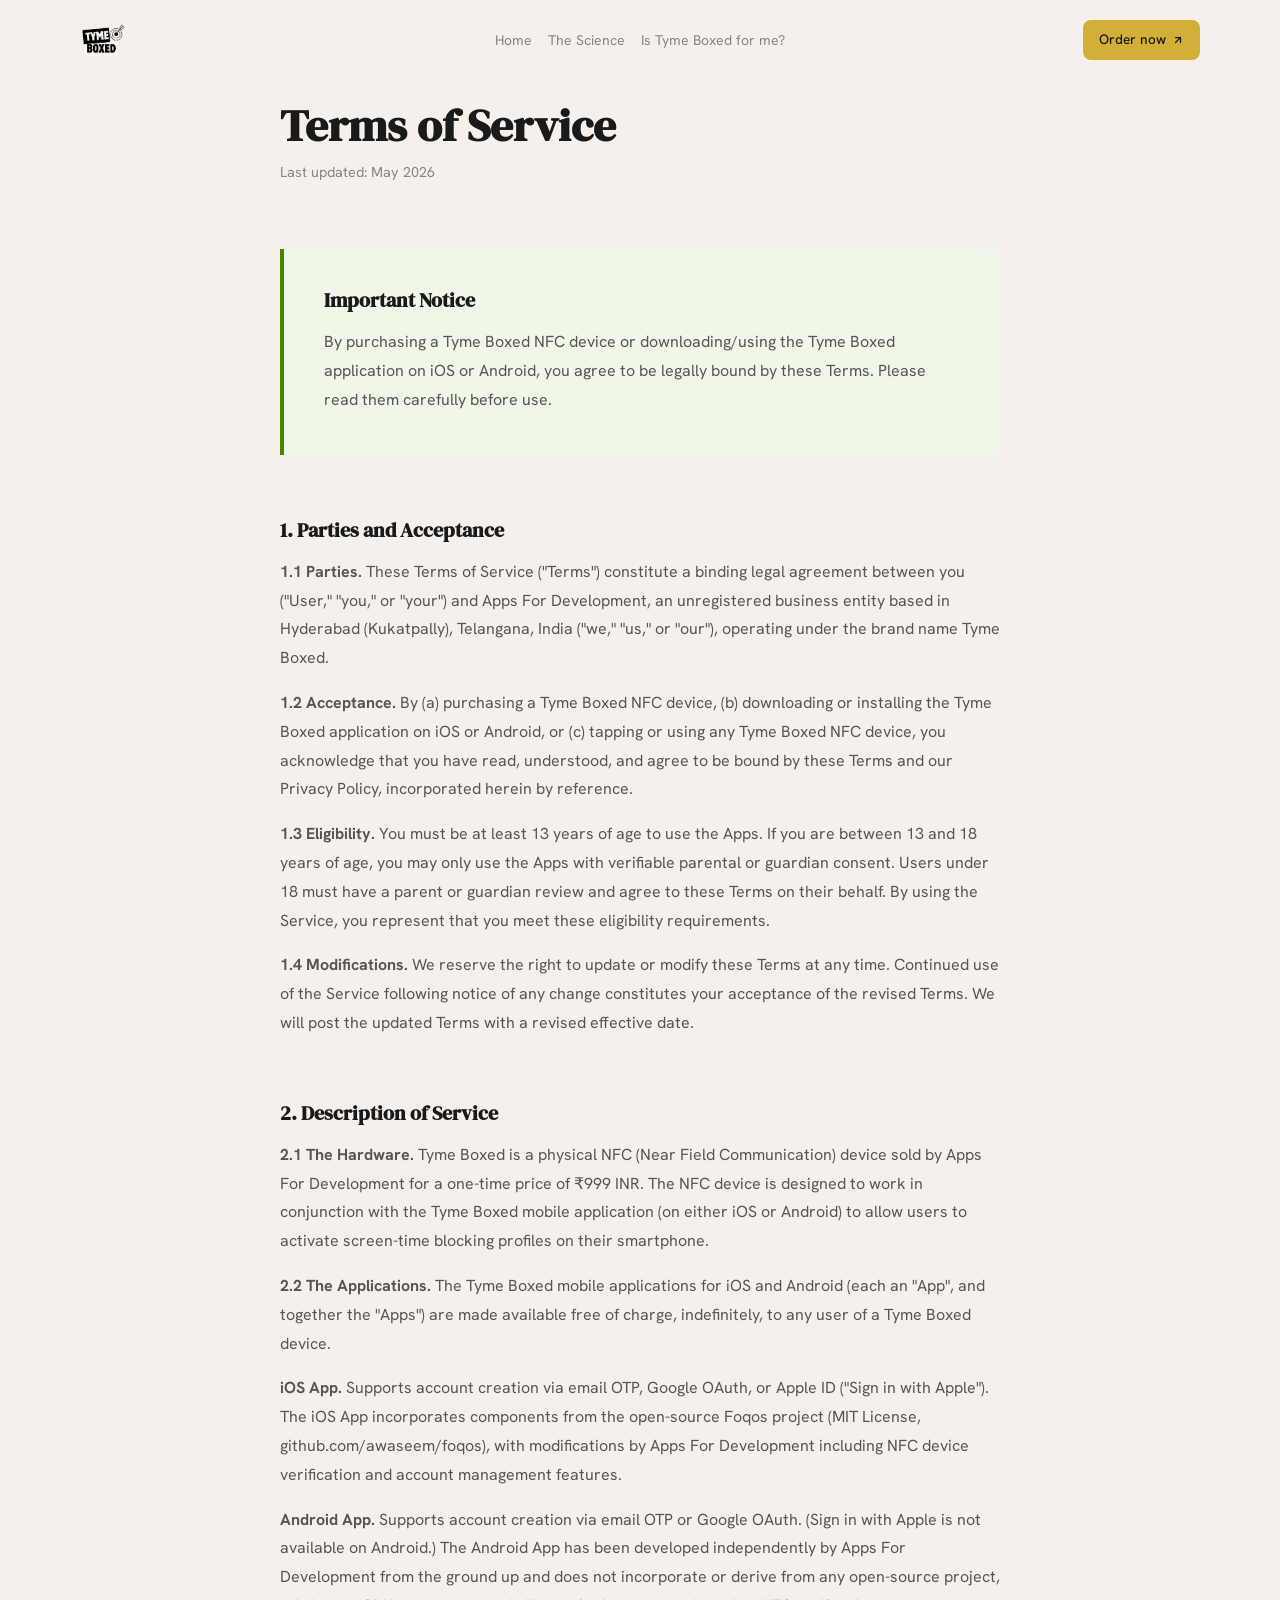
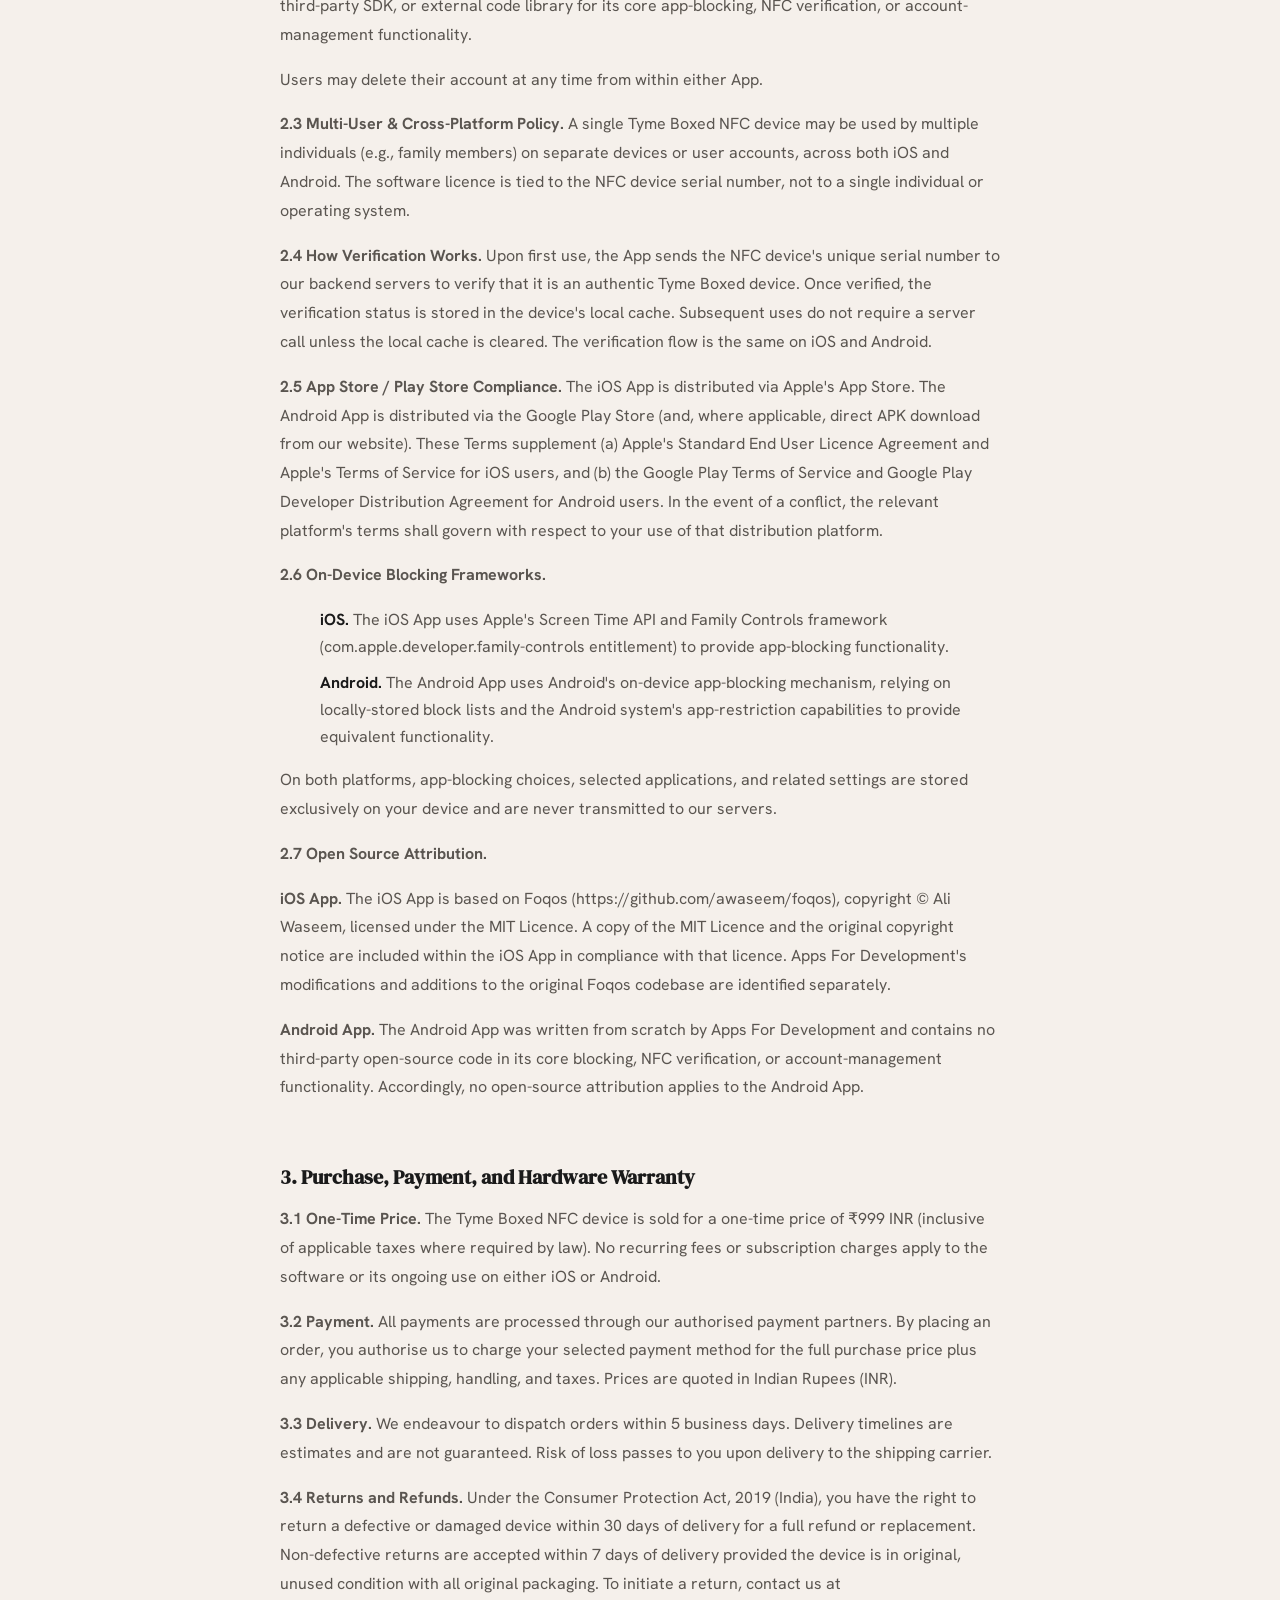
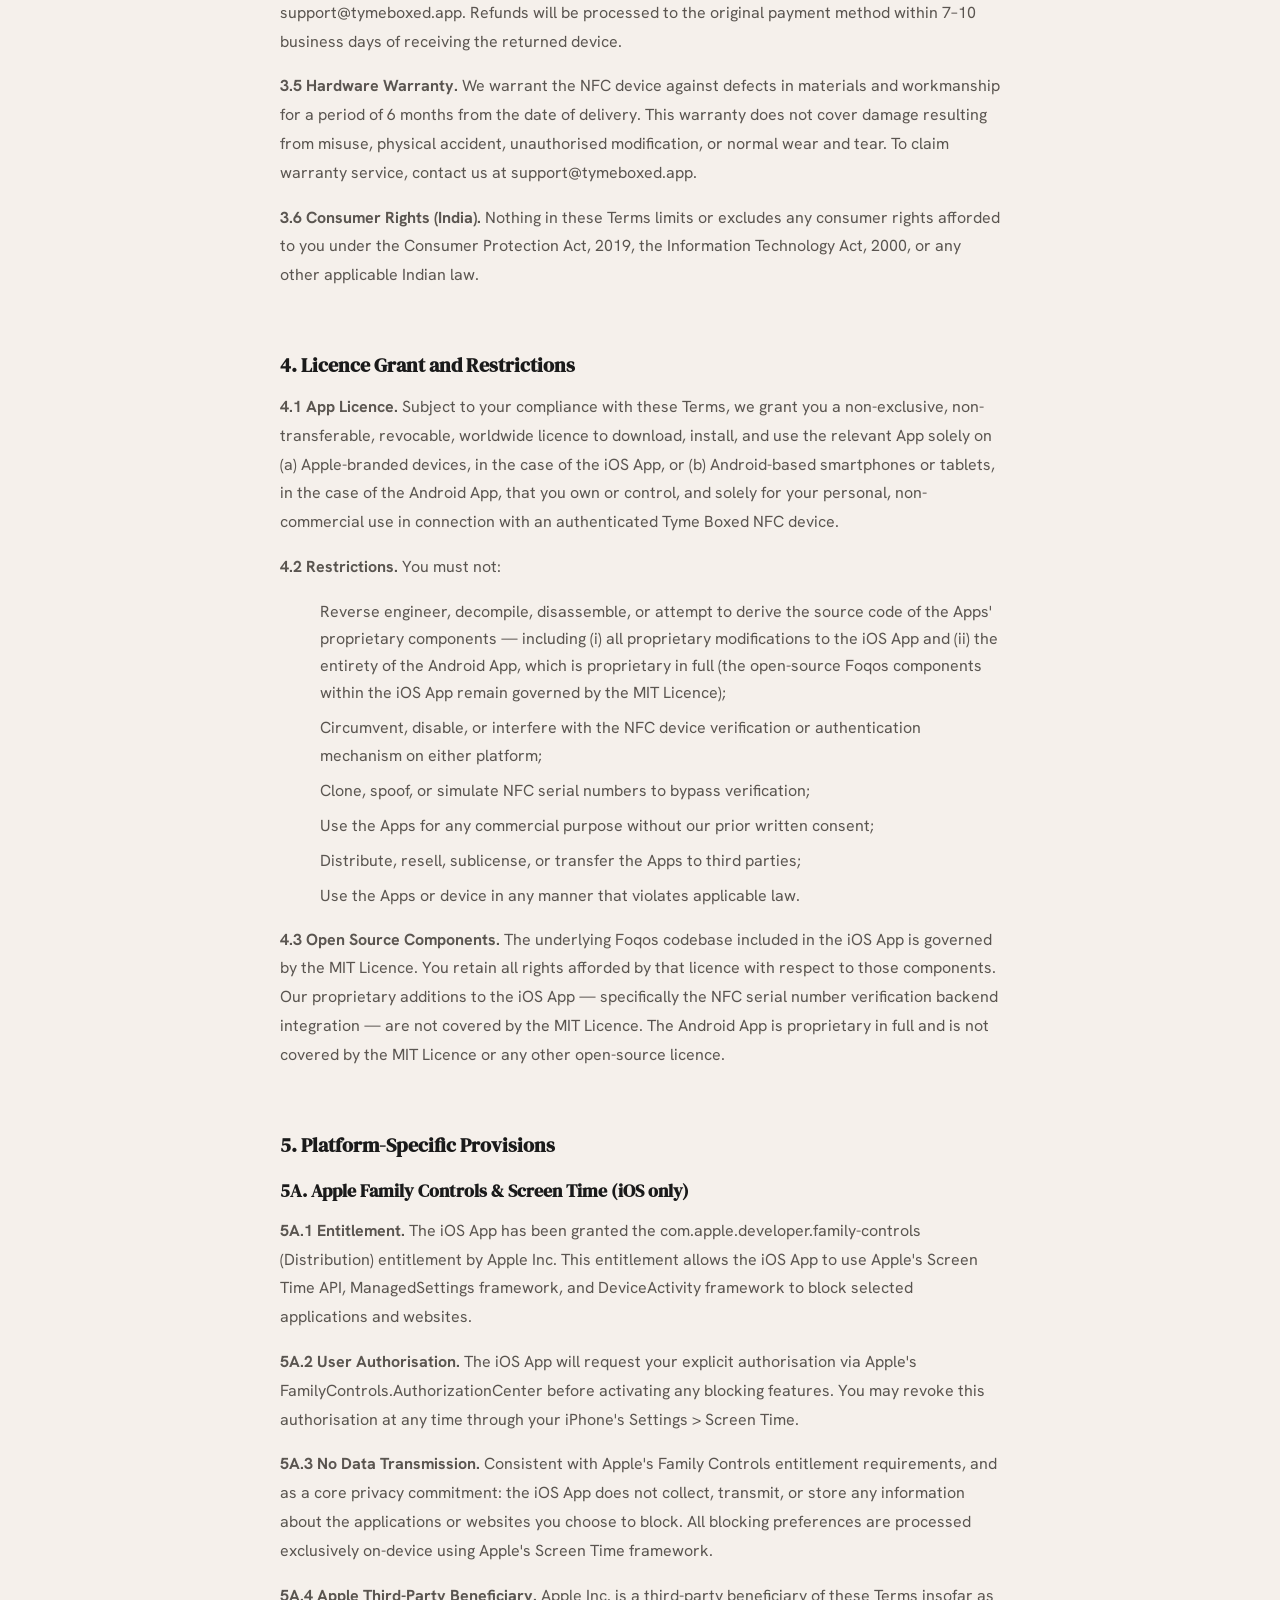
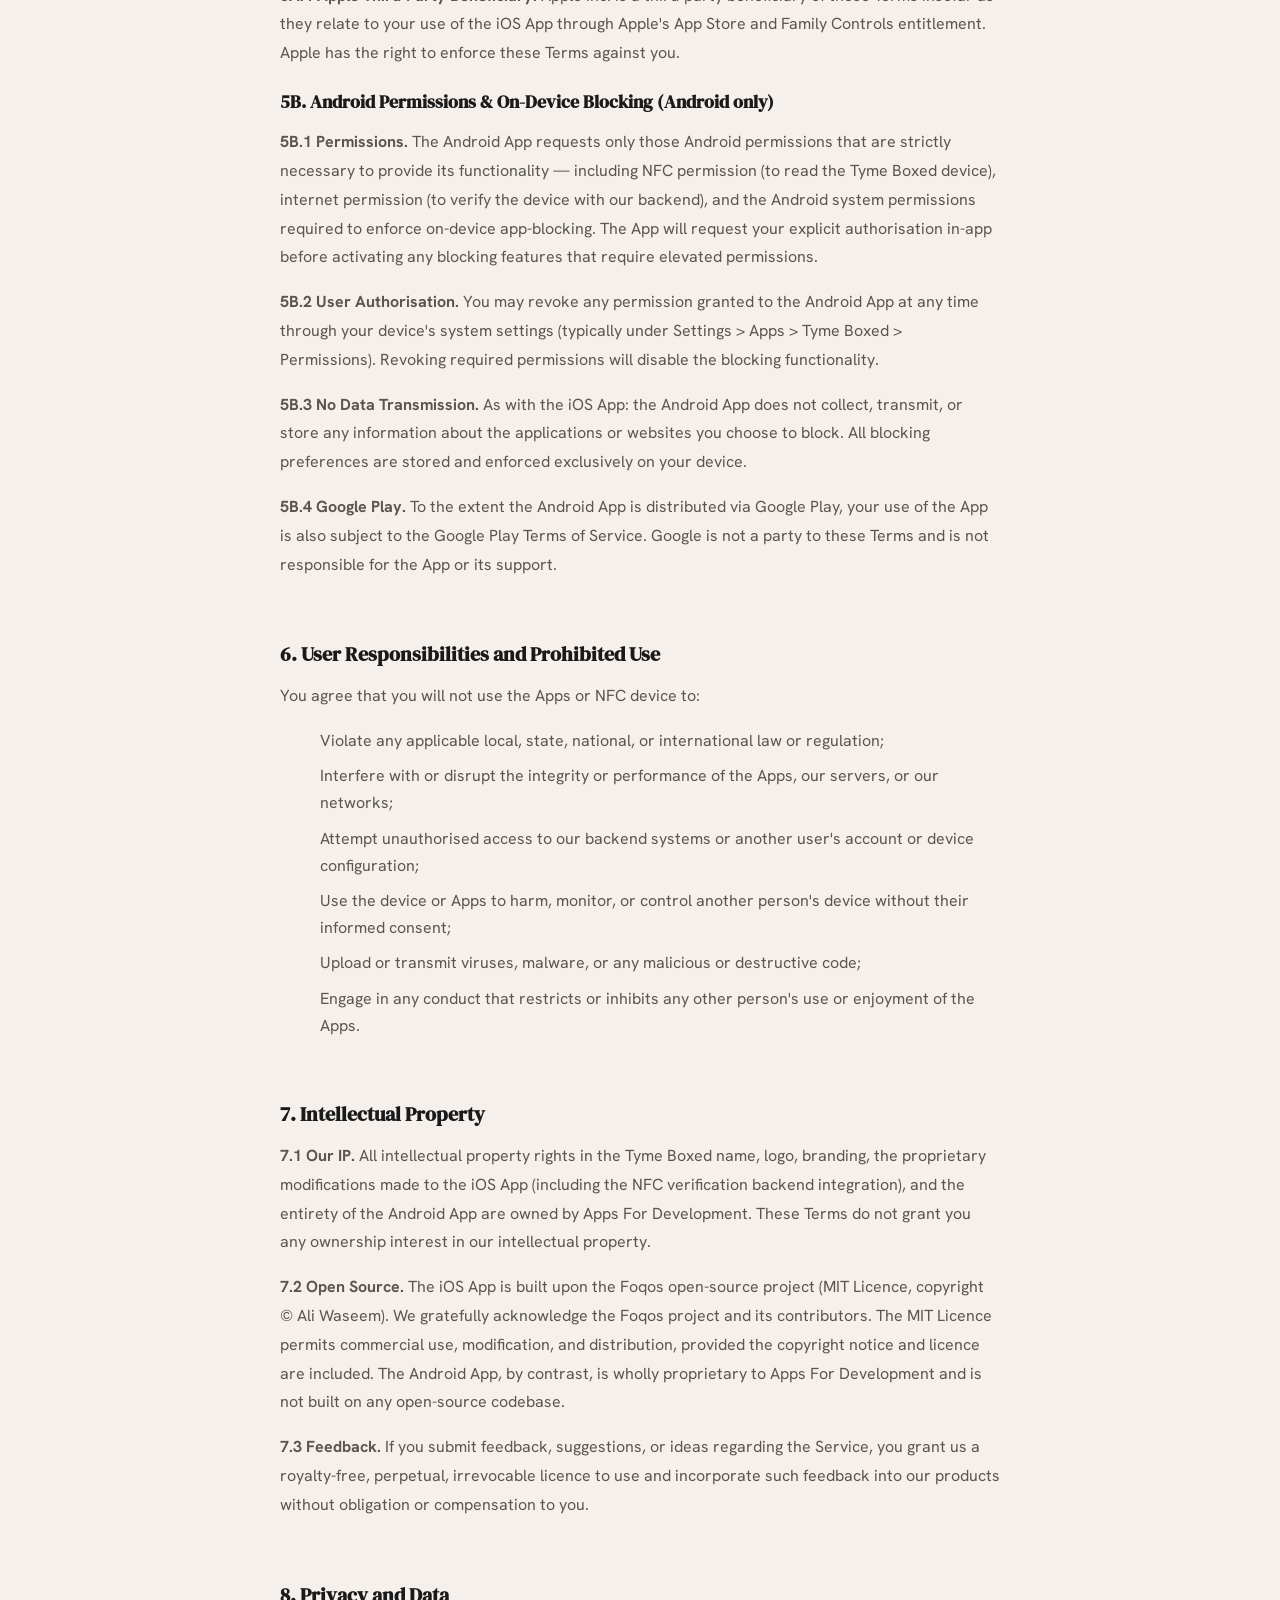
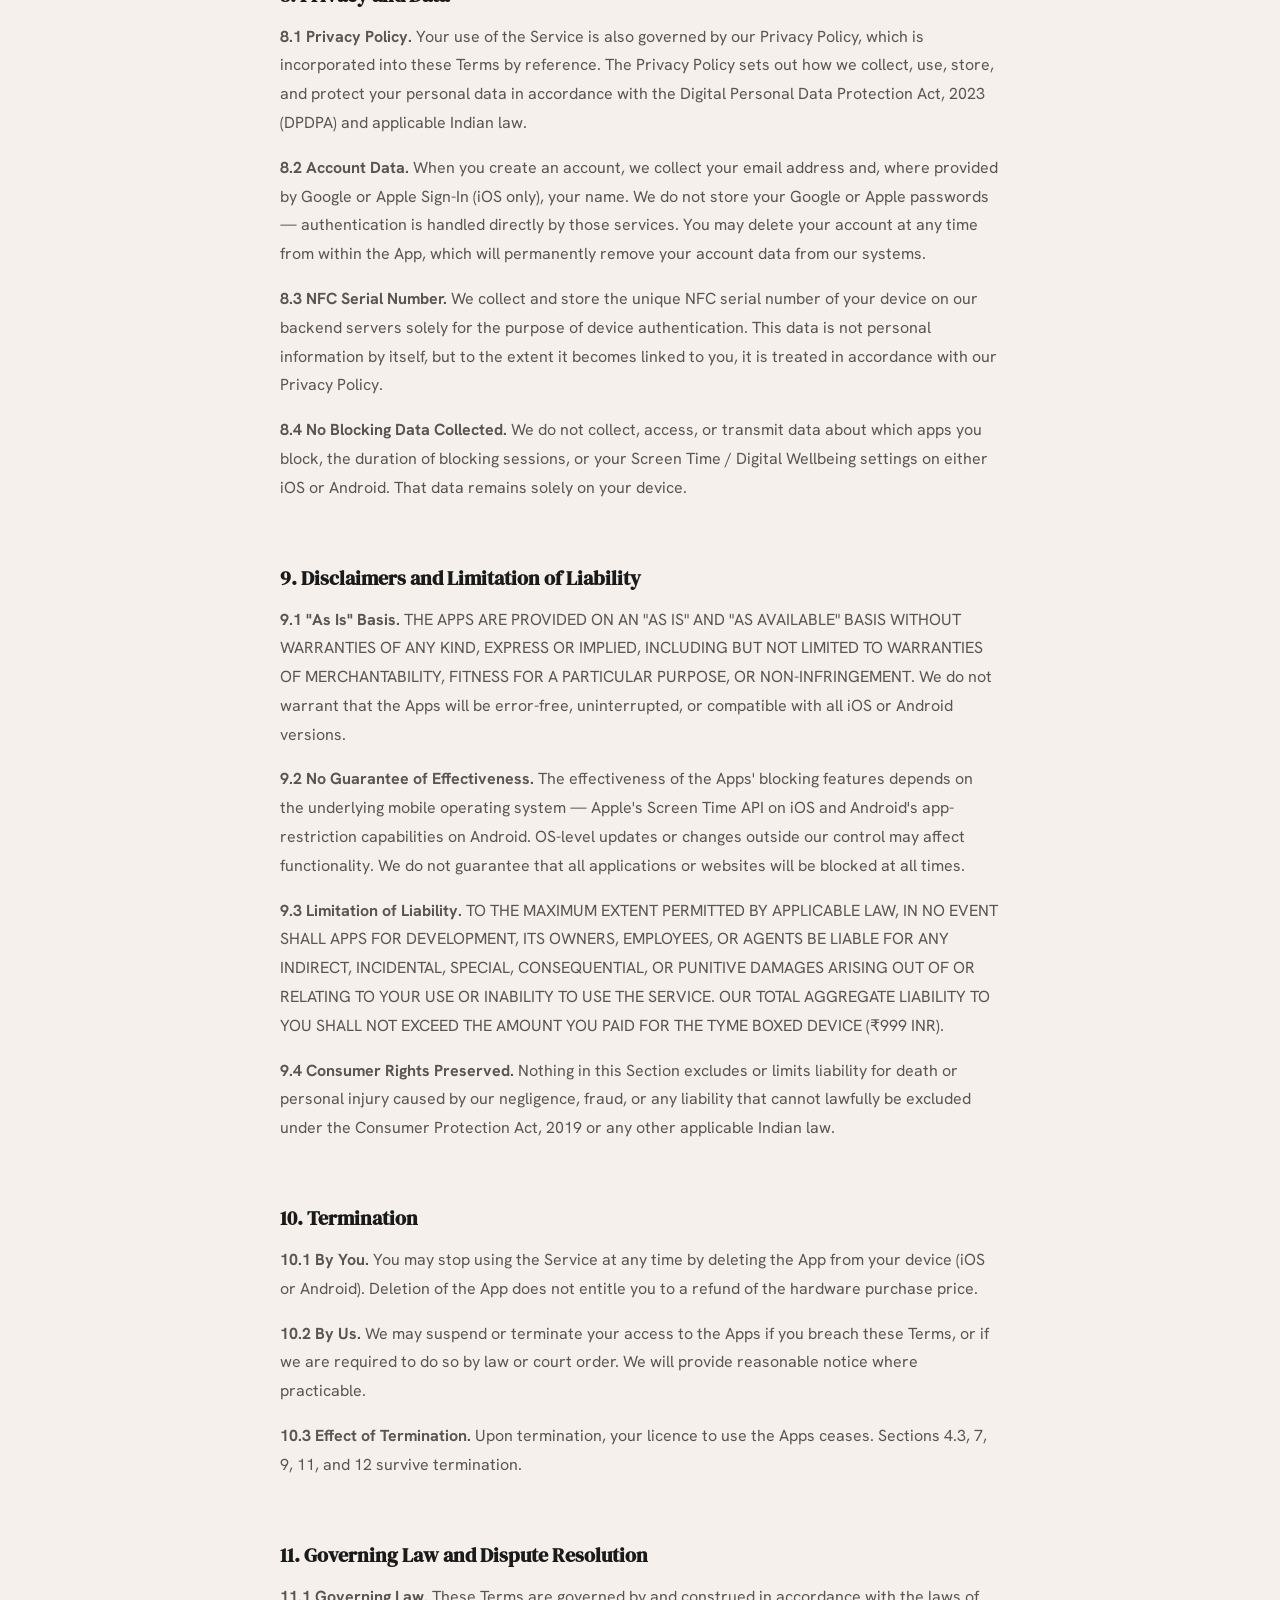
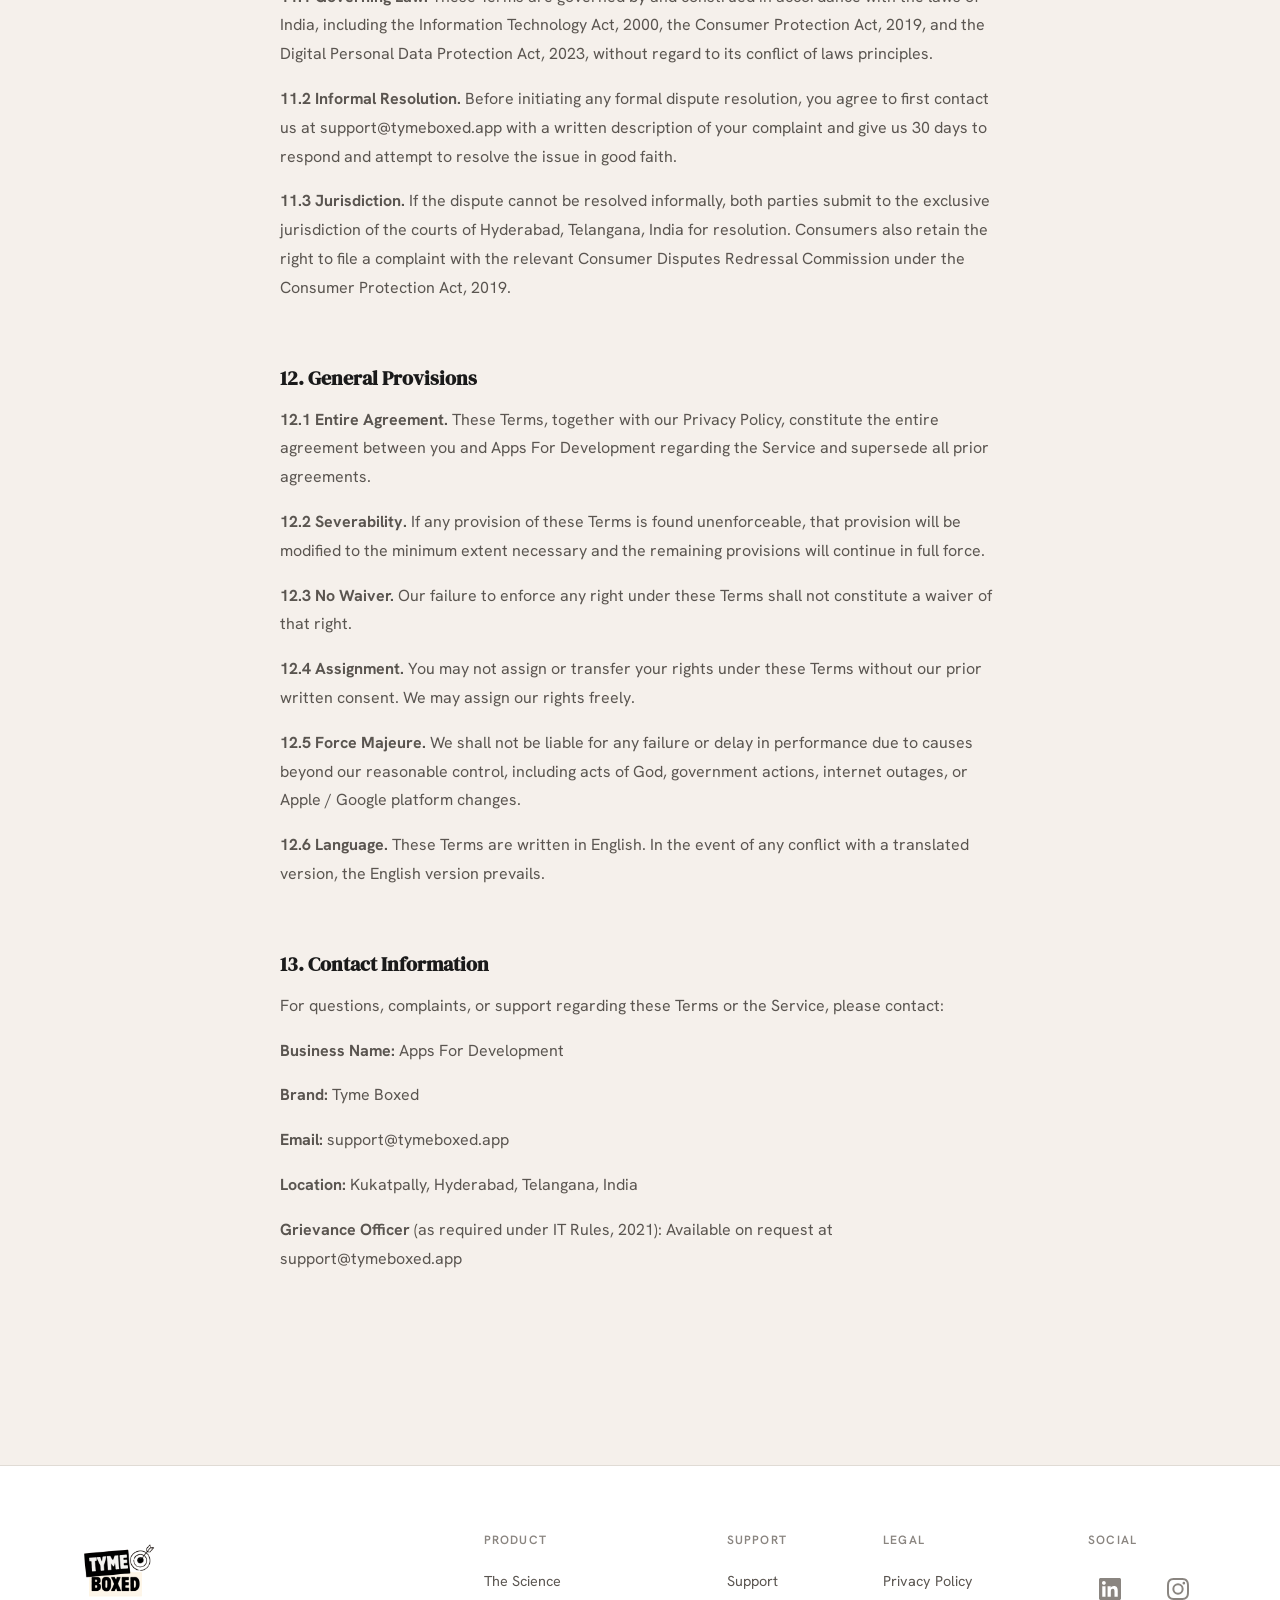
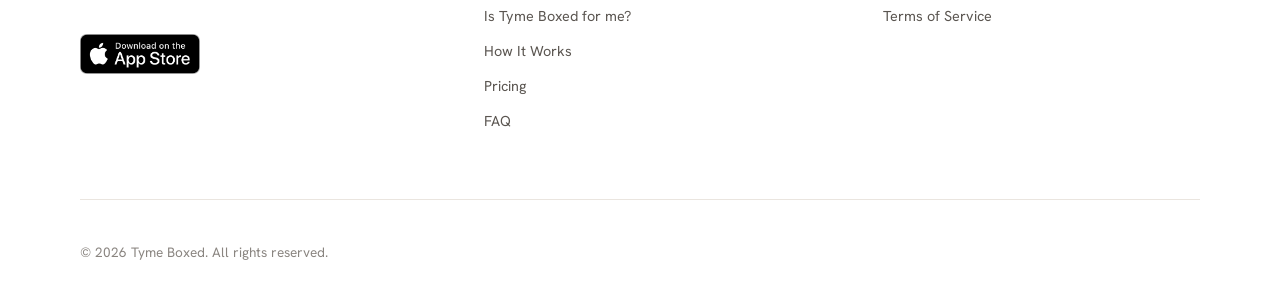
<file: terms.html>
<!DOCTYPE html>
<html lang="en">

<head>
  <meta charset="UTF-8">
  <meta name="viewport" content="width=device-width, initial-scale=1.0, viewport-fit=cover">
  <title>Terms of Service - Tyme Boxed</title>
  <meta name="description" content="Terms of Service for Tyme Boxed. Read our terms and conditions for using our products and services.">
  <link rel="stylesheet" href="style.css">
  <link rel="icon" href="B11.png">
</head>

<body>

  <!-- ========== NAVIGATION ========== -->
  <nav class="navbar" id="navbar">
    <div class="container">
      <a href="index.html" class="nav-logo"><img src="B1.png" alt="Tyme Boxed"></a>
      <ul class="nav-links" id="navLinks">
        <li><a href="index.html">Home</a></li>
        <li><a href="science.html">The Science</a></li>
        <li><a href="quiz.html">Is Tyme Boxed for me?</a></li>
      </ul>
      <div class="nav-right">
        <a href="preorder.html" class="nav-cta">
          Order now
          <svg class="nav-cta-arrow" viewBox="0 0 24 24" fill="none" stroke="currentColor" stroke-width="2.5" stroke-linecap="round" stroke-linejoin="round" aria-hidden="true">
            <line x1="7" y1="17" x2="17" y2="7" />
            <polyline points="7 7 17 7 17 17" />
          </svg>
        </a>
        <button class="nav-hamburger" id="navHamburger" aria-label="Toggle menu">
          <span></span><span></span><span></span>
        </button>
      </div>
    </div>
  </nav>

  <!-- ========== TERMS OF SERVICE ========== -->
  <div class="legal-page">
    <div class="legal-content">
      <h1 class="legal-title">Terms of Service</h1>
      <p class="legal-updated">Last updated: May 2026</p>

      <section class="legal-section legal-highlight">
        <h2>Important Notice</h2>
        <p>By purchasing a Tyme Boxed NFC device or downloading/using the Tyme Boxed application on iOS or Android, you agree to be legally bound by these Terms. Please read them carefully before use.</p>
      </section>

      <section class="legal-section">
        <h2>1. Parties and Acceptance</h2>
        <p><strong>1.1 Parties.</strong> These Terms of Service ("Terms") constitute a binding legal agreement between you ("User," "you," or "your") and Apps For Development, an unregistered business entity based in Hyderabad (Kukatpally), Telangana, India ("we," "us," or "our"), operating under the brand name Tyme Boxed.</p>
        <p><strong>1.2 Acceptance.</strong> By (a) purchasing a Tyme Boxed NFC device, (b) downloading or installing the Tyme Boxed application on iOS or Android, or (c) tapping or using any Tyme Boxed NFC device, you acknowledge that you have read, understood, and agree to be bound by these Terms and our <a href="privacy.html">Privacy Policy</a>, incorporated herein by reference.</p>
        <p><strong>1.3 Eligibility.</strong> You must be at least 13 years of age to use the Apps. If you are between 13 and 18 years of age, you may only use the Apps with verifiable parental or guardian consent. Users under 18 must have a parent or guardian review and agree to these Terms on their behalf. By using the Service, you represent that you meet these eligibility requirements.</p>
        <p><strong>1.4 Modifications.</strong> We reserve the right to update or modify these Terms at any time. Continued use of the Service following notice of any change constitutes your acceptance of the revised Terms. We will post the updated Terms with a revised effective date.</p>
      </section>

      <section class="legal-section">
        <h2>2. Description of Service</h2>
        <p><strong>2.1 The Hardware.</strong> Tyme Boxed is a physical NFC (Near Field Communication) device sold by Apps For Development for a one-time price of ₹999 INR. The NFC device is designed to work in conjunction with the Tyme Boxed mobile application (on either iOS or Android) to allow users to activate screen-time blocking profiles on their smartphone.</p>
        <p><strong>2.2 The Applications.</strong> The Tyme Boxed mobile applications for iOS and Android (each an "App", and together the "Apps") are made available free of charge, indefinitely, to any user of a Tyme Boxed device.</p>
        <p><strong>iOS App.</strong> Supports account creation via email OTP, Google OAuth, or Apple ID ("Sign in with Apple"). The iOS App incorporates components from the open-source Foqos project (MIT License, github.com/awaseem/foqos), with modifications by Apps For Development including NFC device verification and account management features.</p>
        <p><strong>Android App.</strong> Supports account creation via email OTP or Google OAuth. (Sign in with Apple is not available on Android.) The Android App has been developed independently by Apps For Development from the ground up and does not incorporate or derive from any open-source project, third-party SDK, or external code library for its core app-blocking, NFC verification, or account-management functionality.</p>
        <p>Users may delete their account at any time from within either App.</p>
        <p><strong>2.3 Multi-User &amp; Cross-Platform Policy.</strong> A single Tyme Boxed NFC device may be used by multiple individuals (e.g., family members) on separate devices or user accounts, across both iOS and Android. The software licence is tied to the NFC device serial number, not to a single individual or operating system.</p>
        <p><strong>2.4 How Verification Works.</strong> Upon first use, the App sends the NFC device's unique serial number to our backend servers to verify that it is an authentic Tyme Boxed device. Once verified, the verification status is stored in the device's local cache. Subsequent uses do not require a server call unless the local cache is cleared. The verification flow is the same on iOS and Android.</p>
        <p><strong>2.5 App Store / Play Store Compliance.</strong> The iOS App is distributed via Apple's App Store. The Android App is distributed via the Google Play Store (and, where applicable, direct APK download from our website). These Terms supplement (a) Apple's Standard End User Licence Agreement and Apple's Terms of Service for iOS users, and (b) the Google Play Terms of Service and Google Play Developer Distribution Agreement for Android users. In the event of a conflict, the relevant platform's terms shall govern with respect to your use of that distribution platform.</p>
        <p><strong>2.6 On-Device Blocking Frameworks.</strong></p>
        <ul class="legal-list">
          <li><strong>iOS.</strong> The iOS App uses Apple's Screen Time API and Family Controls framework (com.apple.developer.family-controls entitlement) to provide app-blocking functionality.</li>
          <li><strong>Android.</strong> The Android App uses Android's on-device app-blocking mechanism, relying on locally-stored block lists and the Android system's app-restriction capabilities to provide equivalent functionality.</li>
        </ul>
        <p>On both platforms, app-blocking choices, selected applications, and related settings are stored exclusively on your device and are never transmitted to our servers.</p>
        <p><strong>2.7 Open Source Attribution.</strong></p>
        <p><strong>iOS App.</strong> The iOS App is based on Foqos (https://github.com/awaseem/foqos), copyright © Ali Waseem, licensed under the MIT Licence. A copy of the MIT Licence and the original copyright notice are included within the iOS App in compliance with that licence. Apps For Development's modifications and additions to the original Foqos codebase are identified separately.</p>
        <p><strong>Android App.</strong> The Android App was written from scratch by Apps For Development and contains no third-party open-source code in its core blocking, NFC verification, or account-management functionality. Accordingly, no open-source attribution applies to the Android App.</p>
      </section>

      <section class="legal-section">
        <h2>3. Purchase, Payment, and Hardware Warranty</h2>
        <p><strong>3.1 One-Time Price.</strong> The Tyme Boxed NFC device is sold for a one-time price of ₹999 INR (inclusive of applicable taxes where required by law). No recurring fees or subscription charges apply to the software or its ongoing use on either iOS or Android.</p>
        <p><strong>3.2 Payment.</strong> All payments are processed through our authorised payment partners. By placing an order, you authorise us to charge your selected payment method for the full purchase price plus any applicable shipping, handling, and taxes. Prices are quoted in Indian Rupees (INR).</p>
        <p><strong>3.3 Delivery.</strong> We endeavour to dispatch orders within 5 business days. Delivery timelines are estimates and are not guaranteed. Risk of loss passes to you upon delivery to the shipping carrier.</p>
        <p><strong>3.4 Returns and Refunds.</strong> Under the Consumer Protection Act, 2019 (India), you have the right to return a defective or damaged device within 30 days of delivery for a full refund or replacement. Non-defective returns are accepted within 7 days of delivery provided the device is in original, unused condition with all original packaging. To initiate a return, contact us at support@tymeboxed.app. Refunds will be processed to the original payment method within 7–10 business days of receiving the returned device.</p>
        <p><strong>3.5 Hardware Warranty.</strong> We warrant the NFC device against defects in materials and workmanship for a period of 6 months from the date of delivery. This warranty does not cover damage resulting from misuse, physical accident, unauthorised modification, or normal wear and tear. To claim warranty service, contact us at support@tymeboxed.app.</p>
        <p><strong>3.6 Consumer Rights (India).</strong> Nothing in these Terms limits or excludes any consumer rights afforded to you under the Consumer Protection Act, 2019, the Information Technology Act, 2000, or any other applicable Indian law.</p>
      </section>

      <section class="legal-section">
        <h2>4. Licence Grant and Restrictions</h2>
        <p><strong>4.1 App Licence.</strong> Subject to your compliance with these Terms, we grant you a non-exclusive, non-transferable, revocable, worldwide licence to download, install, and use the relevant App solely on (a) Apple-branded devices, in the case of the iOS App, or (b) Android-based smartphones or tablets, in the case of the Android App, that you own or control, and solely for your personal, non-commercial use in connection with an authenticated Tyme Boxed NFC device.</p>
        <p><strong>4.2 Restrictions.</strong> You must not:</p>
        <ul class="legal-list">
          <li>Reverse engineer, decompile, disassemble, or attempt to derive the source code of the Apps' proprietary components — including (i) all proprietary modifications to the iOS App and (ii) the entirety of the Android App, which is proprietary in full (the open-source Foqos components within the iOS App remain governed by the MIT Licence);</li>
          <li>Circumvent, disable, or interfere with the NFC device verification or authentication mechanism on either platform;</li>
          <li>Clone, spoof, or simulate NFC serial numbers to bypass verification;</li>
          <li>Use the Apps for any commercial purpose without our prior written consent;</li>
          <li>Distribute, resell, sublicense, or transfer the Apps to third parties;</li>
          <li>Use the Apps or device in any manner that violates applicable law.</li>
        </ul>
        <p><strong>4.3 Open Source Components.</strong> The underlying Foqos codebase included in the iOS App is governed by the MIT Licence. You retain all rights afforded by that licence with respect to those components. Our proprietary additions to the iOS App — specifically the NFC serial number verification backend integration — are not covered by the MIT Licence. The Android App is proprietary in full and is not covered by the MIT Licence or any other open-source licence.</p>
      </section>

      <section class="legal-section">
        <h2>5. Platform-Specific Provisions</h2>
        <h3>5A. Apple Family Controls &amp; Screen Time (iOS only)</h3>
        <p><strong>5A.1 Entitlement.</strong> The iOS App has been granted the com.apple.developer.family-controls (Distribution) entitlement by Apple Inc. This entitlement allows the iOS App to use Apple's Screen Time API, ManagedSettings framework, and DeviceActivity framework to block selected applications and websites.</p>
        <p><strong>5A.2 User Authorisation.</strong> The iOS App will request your explicit authorisation via Apple's FamilyControls.AuthorizationCenter before activating any blocking features. You may revoke this authorisation at any time through your iPhone's Settings &gt; Screen Time.</p>
        <p><strong>5A.3 No Data Transmission.</strong> Consistent with Apple's Family Controls entitlement requirements, and as a core privacy commitment: the iOS App does not collect, transmit, or store any information about the applications or websites you choose to block. All blocking preferences are processed exclusively on-device using Apple's Screen Time framework.</p>
        <p><strong>5A.4 Apple Third-Party Beneficiary.</strong> Apple Inc. is a third-party beneficiary of these Terms insofar as they relate to your use of the iOS App through Apple's App Store and Family Controls entitlement. Apple has the right to enforce these Terms against you.</p>
        <h3>5B. Android Permissions &amp; On-Device Blocking (Android only)</h3>
        <p><strong>5B.1 Permissions.</strong> The Android App requests only those Android permissions that are strictly necessary to provide its functionality — including NFC permission (to read the Tyme Boxed device), internet permission (to verify the device with our backend), and the Android system permissions required to enforce on-device app-blocking. The App will request your explicit authorisation in-app before activating any blocking features that require elevated permissions.</p>
        <p><strong>5B.2 User Authorisation.</strong> You may revoke any permission granted to the Android App at any time through your device's system settings (typically under Settings &gt; Apps &gt; Tyme Boxed &gt; Permissions). Revoking required permissions will disable the blocking functionality.</p>
        <p><strong>5B.3 No Data Transmission.</strong> As with the iOS App: the Android App does not collect, transmit, or store any information about the applications or websites you choose to block. All blocking preferences are stored and enforced exclusively on your device.</p>
        <p><strong>5B.4 Google Play.</strong> To the extent the Android App is distributed via Google Play, your use of the App is also subject to the Google Play Terms of Service. Google is not a party to these Terms and is not responsible for the App or its support.</p>
      </section>

      <section class="legal-section">
        <h2>6. User Responsibilities and Prohibited Use</h2>
        <p>You agree that you will not use the Apps or NFC device to:</p>
        <ul class="legal-list">
          <li>Violate any applicable local, state, national, or international law or regulation;</li>
          <li>Interfere with or disrupt the integrity or performance of the Apps, our servers, or our networks;</li>
          <li>Attempt unauthorised access to our backend systems or another user's account or device configuration;</li>
          <li>Use the device or Apps to harm, monitor, or control another person's device without their informed consent;</li>
          <li>Upload or transmit viruses, malware, or any malicious or destructive code;</li>
          <li>Engage in any conduct that restricts or inhibits any other person's use or enjoyment of the Apps.</li>
        </ul>
      </section>

      <section class="legal-section">
        <h2>7. Intellectual Property</h2>
        <p><strong>7.1 Our IP.</strong> All intellectual property rights in the Tyme Boxed name, logo, branding, the proprietary modifications made to the iOS App (including the NFC verification backend integration), and the entirety of the Android App are owned by Apps For Development. These Terms do not grant you any ownership interest in our intellectual property.</p>
        <p><strong>7.2 Open Source.</strong> The iOS App is built upon the Foqos open-source project (MIT Licence, copyright © Ali Waseem). We gratefully acknowledge the Foqos project and its contributors. The MIT Licence permits commercial use, modification, and distribution, provided the copyright notice and licence are included. The Android App, by contrast, is wholly proprietary to Apps For Development and is not built on any open-source codebase.</p>
        <p><strong>7.3 Feedback.</strong> If you submit feedback, suggestions, or ideas regarding the Service, you grant us a royalty-free, perpetual, irrevocable licence to use and incorporate such feedback into our products without obligation or compensation to you.</p>
      </section>

      <section class="legal-section">
        <h2>8. Privacy and Data</h2>
        <p><strong>8.1 Privacy Policy.</strong> Your use of the Service is also governed by our <a href="privacy.html">Privacy Policy</a>, which is incorporated into these Terms by reference. The Privacy Policy sets out how we collect, use, store, and protect your personal data in accordance with the Digital Personal Data Protection Act, 2023 (DPDPA) and applicable Indian law.</p>
        <p><strong>8.2 Account Data.</strong> When you create an account, we collect your email address and, where provided by Google or Apple Sign-In (iOS only), your name. We do not store your Google or Apple passwords — authentication is handled directly by those services. You may delete your account at any time from within the App, which will permanently remove your account data from our systems.</p>
        <p><strong>8.3 NFC Serial Number.</strong> We collect and store the unique NFC serial number of your device on our backend servers solely for the purpose of device authentication. This data is not personal information by itself, but to the extent it becomes linked to you, it is treated in accordance with our Privacy Policy.</p>
        <p><strong>8.4 No Blocking Data Collected.</strong> We do not collect, access, or transmit data about which apps you block, the duration of blocking sessions, or your Screen Time / Digital Wellbeing settings on either iOS or Android. That data remains solely on your device.</p>
      </section>

      <section class="legal-section">
        <h2>9. Disclaimers and Limitation of Liability</h2>
        <p><strong>9.1 "As Is" Basis.</strong> THE APPS ARE PROVIDED ON AN "AS IS" AND "AS AVAILABLE" BASIS WITHOUT WARRANTIES OF ANY KIND, EXPRESS OR IMPLIED, INCLUDING BUT NOT LIMITED TO WARRANTIES OF MERCHANTABILITY, FITNESS FOR A PARTICULAR PURPOSE, OR NON-INFRINGEMENT. We do not warrant that the Apps will be error-free, uninterrupted, or compatible with all iOS or Android versions.</p>
        <p><strong>9.2 No Guarantee of Effectiveness.</strong> The effectiveness of the Apps' blocking features depends on the underlying mobile operating system — Apple's Screen Time API on iOS and Android's app-restriction capabilities on Android. OS-level updates or changes outside our control may affect functionality. We do not guarantee that all applications or websites will be blocked at all times.</p>
        <p><strong>9.3 Limitation of Liability.</strong> TO THE MAXIMUM EXTENT PERMITTED BY APPLICABLE LAW, IN NO EVENT SHALL APPS FOR DEVELOPMENT, ITS OWNERS, EMPLOYEES, OR AGENTS BE LIABLE FOR ANY INDIRECT, INCIDENTAL, SPECIAL, CONSEQUENTIAL, OR PUNITIVE DAMAGES ARISING OUT OF OR RELATING TO YOUR USE OR INABILITY TO USE THE SERVICE. OUR TOTAL AGGREGATE LIABILITY TO YOU SHALL NOT EXCEED THE AMOUNT YOU PAID FOR THE TYME BOXED DEVICE (₹999 INR).</p>
        <p><strong>9.4 Consumer Rights Preserved.</strong> Nothing in this Section excludes or limits liability for death or personal injury caused by our negligence, fraud, or any liability that cannot lawfully be excluded under the Consumer Protection Act, 2019 or any other applicable Indian law.</p>
      </section>

      <section class="legal-section">
        <h2>10. Termination</h2>
        <p><strong>10.1 By You.</strong> You may stop using the Service at any time by deleting the App from your device (iOS or Android). Deletion of the App does not entitle you to a refund of the hardware purchase price.</p>
        <p><strong>10.2 By Us.</strong> We may suspend or terminate your access to the Apps if you breach these Terms, or if we are required to do so by law or court order. We will provide reasonable notice where practicable.</p>
        <p><strong>10.3 Effect of Termination.</strong> Upon termination, your licence to use the Apps ceases. Sections 4.3, 7, 9, 11, and 12 survive termination.</p>
      </section>

      <section class="legal-section">
        <h2>11. Governing Law and Dispute Resolution</h2>
        <p><strong>11.1 Governing Law.</strong> These Terms are governed by and construed in accordance with the laws of India, including the Information Technology Act, 2000, the Consumer Protection Act, 2019, and the Digital Personal Data Protection Act, 2023, without regard to its conflict of laws principles.</p>
        <p><strong>11.2 Informal Resolution.</strong> Before initiating any formal dispute resolution, you agree to first contact us at support@tymeboxed.app with a written description of your complaint and give us 30 days to respond and attempt to resolve the issue in good faith.</p>
        <p><strong>11.3 Jurisdiction.</strong> If the dispute cannot be resolved informally, both parties submit to the exclusive jurisdiction of the courts of Hyderabad, Telangana, India for resolution. Consumers also retain the right to file a complaint with the relevant Consumer Disputes Redressal Commission under the Consumer Protection Act, 2019.</p>
      </section>

      <section class="legal-section">
        <h2>12. General Provisions</h2>
        <p><strong>12.1 Entire Agreement.</strong> These Terms, together with our Privacy Policy, constitute the entire agreement between you and Apps For Development regarding the Service and supersede all prior agreements.</p>
        <p><strong>12.2 Severability.</strong> If any provision of these Terms is found unenforceable, that provision will be modified to the minimum extent necessary and the remaining provisions will continue in full force.</p>
        <p><strong>12.3 No Waiver.</strong> Our failure to enforce any right under these Terms shall not constitute a waiver of that right.</p>
        <p><strong>12.4 Assignment.</strong> You may not assign or transfer your rights under these Terms without our prior written consent. We may assign our rights freely.</p>
        <p><strong>12.5 Force Majeure.</strong> We shall not be liable for any failure or delay in performance due to causes beyond our reasonable control, including acts of God, government actions, internet outages, or Apple / Google platform changes.</p>
        <p><strong>12.6 Language.</strong> These Terms are written in English. In the event of any conflict with a translated version, the English version prevails.</p>
      </section>

      <section class="legal-section">
        <h2>13. Contact Information</h2>
        <p>For questions, complaints, or support regarding these Terms or the Service, please contact:</p>
        <p><strong>Business Name:</strong> Apps For Development</p>
        <p><strong>Brand:</strong> Tyme Boxed</p>
        <p><strong>Email:</strong> support@tymeboxed.app</p>
        <p><strong>Location:</strong> Kukatpally, Hyderabad, Telangana, India</p>
        <p><strong>Grievance Officer</strong> (as required under IT Rules, 2021): Available on request at support@tymeboxed.app</p>
      </section>
    </div>
  </div>

  <!-- ========== FOOTER ========== -->
  <footer class="footer">
    <div class="container">
      <div class="footer-top">
        <div class="footer-brand">
          <a href="index.html" class="footer-logo"><img src="B1.png" alt="Tyme Boxed"></a>
          <a href="https://apps.apple.com/in/app/tyme-boxed/id6759287522" target="_blank" rel="noopener noreferrer"
            class="footer-app-badge" aria-label="Download on the App Store">
            <img src="app.png" alt="Download on the App Store" class="footer-app-badge-img">
          </a>
        </div>
        <nav class="footer-nav">
          <div class="footer-nav-group">
            <span class="footer-nav-label">Product</span>
            <ul class="footer-links">
              <li><a href="science.html">The Science</a></li>
              <li><a href="quiz.html">Is Tyme Boxed for me?</a></li>
              <li><a href="index.html#how-it-works">How It Works</a></li>
              <li><a href="index.html#pricing">Pricing</a></li>
              <li><a href="index.html#faq">FAQ</a></li>
            </ul>
          </div>
          <div class="footer-nav-group">
            <span class="footer-nav-label">Support</span>
            <ul class="footer-links">
              <li><a href="support.html">Support</a></li>
            </ul>
          </div>
          <div class="footer-nav-group">
            <span class="footer-nav-label">Legal</span>
            <ul class="footer-links">
              <li><a href="privacy.html">Privacy Policy</a></li>
              <li><a href="terms.html">Terms of Service</a></li>
            </ul>
          </div>
          <div class="footer-nav-group footer-social">
            <span class="footer-nav-label">Social</span>
            <ul class="footer-social-links">
              <li>
                <a class="footer-social-link" href="https://www.linkedin.com/company/tyme-boxed/" target="_blank"
                  rel="noopener noreferrer" aria-label="LinkedIn">
                  <svg class="footer-social-icon" viewBox="0 0 24 24" fill="currentColor" aria-hidden="true">
                    <path
                      d="M20.447 20.452h-3.554v-5.569c0-1.328-.027-3.037-1.852-3.037-1.853 0-2.136 1.445-2.136 2.939v5.667H9.351V9h3.414v1.561h.046c.477-.9 1.637-1.85 3.37-1.85 3.601 0 4.267 2.37 4.267 5.455v6.286zM5.337 7.433c-1.144 0-2.063-.926-2.063-2.065 0-1.138.92-2.063 2.063-2.063 1.14 0 2.064.925 2.064 2.063 0 1.139-.925 2.065-2.064 2.065zm1.782 13.019H3.555V9h3.564v11.452zM22.225 0H1.771C.792 0 0 .774 0 1.729v20.542C0 23.227.792 24 1.771 24h20.451C23.2 24 24 23.227 24 22.271V1.729C24 .774 23.2 0 22.222 0h.003z" />
                  </svg>
                </a>
              </li>
              <li>
                <a class="footer-social-link"
                  href="https://www.instagram.com/tyme_boxed?igsh=MXE5ejB1b2V3ZHJmdA%3D%3D&amp;utm_source=qr"
                  target="_blank" rel="noopener noreferrer" aria-label="Instagram">
                  <svg class="footer-social-icon" viewBox="0 0 24 24" fill="currentColor" aria-hidden="true">
                    <path
                      d="M12 2.163c3.204 0 3.584.012 4.85.07 3.252.148 4.771 1.691 4.919 4.919.058 1.265.069 1.645.069 4.849 0 3.205-.012 3.584-.069 4.849-.149 3.225-1.664 4.771-4.919 4.919-1.266.058-1.644.07-4.85.07-3.204 0-3.584-.012-4.849-.07-3.26-.149-4.771-1.699-4.919-4.92-.058-1.265-.07-1.644-.07-4.849 0-3.204.013-3.583.07-4.849.149-3.227 1.664-4.771 4.919-4.919 1.266-.057 1.645-.069 4.849-.069zm0-2.163c-3.259 0-3.667.014-4.947.072-4.358.2-6.78 2.618-6.98 6.98-.059 1.281-.073 1.689-.073 4.948 0 3.259.014 3.668.072 4.948.2 4.358 2.618 6.78 6.98 6.98 1.281.058 1.689.072 4.948.072 3.259 0 3.668-.014 4.948-.072 4.354-.2 6.782-2.618 6.979-6.98.059-1.28.073-1.689.073-4.948 0-3.259-.014-3.667-.072-4.947-.196-4.354-2.617-6.78-6.979-6.98-1.281-.059-1.69-.073-4.949-.073zm0 5.838a6.162 6.162 0 1 0 0 12.324 6.162 6.162 0 0 0 0-12.324zM12 16a4 4 0 1 1 0-8 4 4 0 0 1 0 8zm6.406-11.845a1.441 1.441 0 1 0 0 2.881 1.441 1.441 0 0 0 0-2.881z" />
                  </svg>
                </a>
              </li>
            </ul>
          </div>
        </nav>
      </div>
      <div class="footer-bottom">
        <p class="footer-copy">&copy; 2026 Tyme Boxed. All rights reserved.</p>
      </div>
    </div>
  </footer>

  <script type="text/javascript">
    (function (c, l, a, r, i, t, y) {
      c[a] = c[a] || function () { (c[a].q = c[a].q || []).push(arguments); };
      t = l.createElement(r); t.async = 1; t.src = "https://www.clarity.ms/tag/" + i;
      y = l.getElementsByTagName(r)[0]; y.parentNode.insertBefore(t, y);
    })(window, document, "clarity", "script", "w3uyp057u9");
  </script>
  <script src="script.js"></script>
</body>

</html>
</file>
<file: style.css>
/* ===========================
   TYME BOXED — DESIGN SYSTEM
   Inspired by Mave Health
   =========================== */

/* --- Google Fonts --- */
@import url('https://fonts.googleapis.com/css2?family=DM+Serif+Display:ital@0;1&family=Hanken+Grotesk:wght@300;400;500;600;700&display=swap');


/* --- Design Tokens --- */
:root {
  /* Colors */
  --bg-primary: #F5F0EB;
  --bg-white: #FFFFFF;
  --bg-dark: #1A1A1A;
  --bg-card: #F0EBE4;
  --bg-option: #F5F1EC;
  --text-primary: #1A1A1A;
  --text-secondary: #5A5550;
  --text-muted: #8A8580;
  --text-light: #B0ABA5;
  --accent-gold: #C4933F;
  --accent-gold-hover: #B3842F;
  --accent-gold-bg: #C4933F1A;
  --accent-gold-light: #D4AF37;
  --success: #4A9E6E;
  --fail: #C45C5C;
  --border: #E0DBD5;
  --border-light: #EAE5DF;

  /* Typography */
  --font-heading: 'DM Serif Display', serif;
  --font-body: 'Hanken Grotesk', sans-serif;
  /* Spacing */
  --space-xs: 0.5rem;
  --space-sm: 1rem;
  --space-md: 1.5rem;
  --space-lg: 2.5rem;
  --space-xl: 4rem;
  --space-2xl: 6rem;
  --space-3xl: 8rem;

  /* Sizing */
  --max-width: 1200px;
  --max-width-narrow: 800px;

  /* Shadows */
  --shadow-sm: 0 2px 8px rgba(0, 0, 0, 0.04);
  --shadow-md: 0 4px 20px rgba(0, 0, 0, 0.06);
  --shadow-lg: 0 8px 40px rgba(0, 0, 0, 0.08);

  /* Transitions */
  --ease-smooth: cubic-bezier(0.25, 0.46, 0.45, 0.94);
  --ease-out: cubic-bezier(0.0, 0.0, 0.2, 1);
  --duration-fast: 300ms;
  --duration-normal: 500ms;
  --duration-slow: 800ms;

  /* Border Radius */
  --radius-sm: 8px;
  --radius-md: 12px;
  --radius-lg: 16px;
  --radius-xl: 24px;
  --radius-round: 100px;
}


/* --- Reset & Base --- */
*,
*::before,
*::after {
  margin: 0;
  padding: 0;
  box-sizing: border-box;
}

html {
  scroll-behavior: smooth;
  -webkit-font-smoothing: antialiased;
  -moz-osx-font-smoothing: grayscale;
}

body {
  font-family: var(--font-body);
  font-weight: 400;
  font-size: 1rem;
  line-height: 1.7;
  color: var(--text-primary);
  background: var(--bg-primary);
  overflow-x: hidden;
  overflow-y: auto;
  -webkit-overflow-scrolling: touch;
  /* Safe area for iPad with home indicator */
  padding-left: env(safe-area-inset-left);
  padding-right: env(safe-area-inset-right);
}

img {
  max-width: 100%;
  height: auto;
  display: block;
}

a {
  text-decoration: none;
  color: inherit;
  transition: opacity var(--duration-fast) var(--ease-smooth);
}

ul {
  list-style: none;
}

.container {
  max-width: var(--max-width);
  margin: 0 auto;
  padding: 0 var(--space-lg);
}


/* --- Typography --- */
h1,
h2,
h3,
h4 {
  font-family: var(--font-heading);
  font-weight: 400;
  line-height: 1.15;
  color: var(--text-primary);
}

h1 {
  font-size: clamp(2.5rem, 5vw, 3.8rem);
}

h2 {
  font-size: clamp(2rem, 4vw, 3rem);
}

h3 {
  font-size: clamp(1.3rem, 2.5vw, 1.6rem);
}

h4 {
  font-size: 1.1rem;
}

p {
  color: var(--text-secondary);
  max-width: 640px;
  line-height: 1.8;
}

.accent {
  background: linear-gradient(
    120deg,
    var(--accent-gold) 0%,
    #E8C87A 25%,
    var(--accent-gold) 50%,
    #D4AF37 75%,
    var(--accent-gold) 100%
  );
  background-size: 200% auto;
  -webkit-background-clip: text;
  -webkit-text-fill-color: transparent;
  background-clip: text;
  animation: accentShimmer 5s ease-in-out infinite;
}

@keyframes accentShimmer {
  0% { background-position: 0% center; }
  50% { background-position: 100% center; }
  100% { background-position: 0% center; }
}

.section-label {
  display: inline-block;
  font-family: var(--font-body);
  font-size: 0.85rem;
  font-weight: 600;
  text-transform: uppercase;
  letter-spacing: 0.12em;
  color: var(--accent-gold);
  margin-bottom: var(--space-sm);
  position: relative;
  padding-bottom: 0.4rem;
}

.section-label::after {
  content: '';
  position: absolute;
  bottom: 0;
  left: 0;
  width: 0;
  height: 2px;
  background: var(--accent-gold);
  transition: width 0.8s cubic-bezier(0.16, 1, 0.3, 1) 0.3s;
}

.visible .section-label::after,
.section-label.visible::after {
  width: 100%;
}


/* ===========================
   NAVIGATION — Mave Style
   =========================== */
.navbar {
  position: fixed;
  top: 0;
  left: 0;
  right: 0;
  z-index: 1000;
  padding: var(--space-sm) 0;
  transition: background 0.4s ease, padding 0.4s ease, border-color 0.4s ease, backdrop-filter 0.4s ease;
  animation: navEntrance 0.6s cubic-bezier(0.16, 1, 0.3, 1) both;
}

@keyframes navEntrance {
  from { opacity: 0; transform: translateY(-16px); }
  to { opacity: 1; transform: translateY(0); }
}

.navbar .container {
  display: flex;
  align-items: center;
  justify-content: space-between;
  position: relative;
}

.navbar.scrolled {
  background: rgba(245, 240, 235, 0.92);
  backdrop-filter: blur(20px);
  -webkit-backdrop-filter: blur(20px);
  padding: var(--space-xs) 0;
  border-bottom: 1px solid var(--border-light);
}

.nav-logo {
  display: flex;
  align-items: center;
  flex-shrink: 0;
}

.nav-logo img {
  height: 48px;
  width: auto;
  display: block;
}

/* Center nav links */
.nav-links {
  display: flex;
  align-items: center;
  gap: var(--space-sm);
  position: absolute;
  left: 50%;
  transform: translateX(-50%);
}

.nav-links li a {
  font-size: 0.875rem;
  font-weight: 400;
  color: var(--text-primary);
  opacity: 0.5;
  transition: opacity var(--duration-fast) var(--ease-smooth);
  white-space: nowrap;
}

.nav-links li a:hover,
.nav-links li a.active {
  opacity: 1;
}

/* Gold CTA button */
.nav-cta {
  display: inline-flex;
  align-items: center;
  gap: 0.35rem;
  background: var(--accent-gold-light);
  color: var(--text-primary) !important;
  opacity: 1 !important;
  padding: 0.5rem 1rem;
  border-radius: var(--radius-sm);
  font-size: 0.85rem;
  font-weight: 500;
  transition: background var(--duration-fast) var(--ease-smooth), transform var(--duration-fast) var(--ease-smooth), box-shadow var(--duration-fast) var(--ease-smooth);
  white-space: nowrap;
  flex-shrink: 0;
  animation: ctaPulse 3s ease-in-out 2s infinite;
}

@keyframes ctaPulse {
  0%, 100% { box-shadow: 0 0 0 0 rgba(212, 175, 55, 0); }
  50% { box-shadow: 0 0 16px 3px rgba(212, 175, 55, 0.25); }
}

.nav-cta:hover {
  background: var(--accent-gold-hover);
  transform: translateY(-1px);
  animation-play-state: paused;
}

.nav-cta svg {
  width: 12px;
  height: 12px;
}

.nav-cta-arrow {
  width: 14px;
  height: 14px;
  flex-shrink: 0;
  stroke-width: 2.5;
}

/* Nav right: Order now + Hamburger (grouped on mobile) */
.nav-right {
  display: flex;
  align-items: center;
  gap: 0.5rem;
}

/* Hamburger */
.nav-hamburger {
  display: none;
  background: none;
  border: none;
  cursor: pointer;
  padding: 8px;
  flex-direction: column;
  gap: 5px;
}

.nav-hamburger span {
  display: block;
  width: 22px;
  height: 2px;
  background: var(--text-primary);
  transition: all var(--duration-fast) var(--ease-smooth);
}

/* Mobile menu backdrop overlay */
.nav-overlay {
  position: fixed;
  inset: 0;
  background: rgba(0, 0, 0, 0.35);
  z-index: 999;
  opacity: 0;
  visibility: hidden;
  transition: opacity 0.3s ease, visibility 0.3s ease;
  -webkit-tap-highlight-color: transparent;
  backdrop-filter: blur(2px);
  -webkit-backdrop-filter: blur(2px);
}

.nav-overlay.active {
  opacity: 1;
  visibility: visible;
}


/* ===========================
   BUTTONS
   =========================== */
.btn-primary {
  display: inline-flex;
  align-items: center;
  gap: 0.5rem;
  background: var(--accent-gold);
  color: #fff;
  padding: 1rem 2rem;
  border-radius: var(--radius-round);
  font-family: var(--font-body);
  font-size: 1rem;
  font-weight: 600;
  border: none;
  cursor: pointer;
  transition: all 0.35s cubic-bezier(0.16, 1, 0.3, 1);
  position: relative;
  overflow: hidden;
}

.btn-primary:hover {
  background: var(--accent-gold-hover);
  transform: translateY(-2px) scale(1.02);
  box-shadow: 0 8px 30px rgba(196, 147, 63, 0.3);
}

.btn-primary:active {
  transform: translateY(0) scale(0.98);
}

.btn-primary svg {
  transition: transform 0.3s cubic-bezier(0.16, 1, 0.3, 1);
}

.btn-primary:hover svg {
  transform: translate(2px, -2px);
}

.btn-primary::after {
  content: '';
  position: absolute;
  top: -50%;
  left: -100%;
  width: 50%;
  height: 200%;
  background: linear-gradient(
    90deg,
    transparent,
    rgba(255, 255, 255, 0.2),
    transparent
  );
  transform: skewX(-25deg);
  transition: left 0.6s ease;
  pointer-events: none;
}

.btn-primary:hover::after {
  left: 150%;
}

.btn-secondary {
  display: inline-flex;
  align-items: center;
  gap: 0.5rem;
  color: var(--text-primary);
  padding: 1rem 2rem;
  border-radius: var(--radius-round);
  font-size: 1rem;
  font-weight: 500;
  border: 1.5px solid var(--border);
  transition: all 0.35s cubic-bezier(0.16, 1, 0.3, 1);
}

.btn-secondary:hover {
  border-color: var(--text-primary);
  transform: translateY(-2px);
  box-shadow: 0 4px 16px rgba(0, 0, 0, 0.06);
}

.btn-secondary:active {
  transform: translateY(0);
}

/* Focus states for accessibility */
.btn-primary:focus-visible,
.btn-secondary:focus-visible,
.nav-cta:focus-visible,
.btn-intro-primary:focus-visible {
  outline: 2px solid var(--accent-gold);
  outline-offset: 3px;
}

.faq-question:focus-visible,
.quiz-option:focus-visible,
.footer-links a:focus-visible {
  outline: 2px solid var(--accent-gold);
  outline-offset: 2px;
  border-radius: 4px;
}


/* ===========================
   SCROLL REVEAL ANIMATIONS
   Refined with directional variants
   =========================== */
.reveal {
  opacity: 0;
  transform: translateY(30px);
  filter: blur(4px);
  transition: opacity 0.9s cubic-bezier(0.16, 1, 0.3, 1),
    transform 0.9s cubic-bezier(0.16, 1, 0.3, 1),
    filter 0.8s cubic-bezier(0.16, 1, 0.3, 1);
  will-change: opacity, transform, filter;
}

.reveal.visible {
  opacity: 1;
  transform: translate(0) scale(1);
  filter: blur(0);
}

/* Directional variants */
.reveal-left {
  transform: translateX(-40px);
}

.reveal-right {
  transform: translateX(40px);
}

.reveal-scale {
  transform: scale(0.95);
}

.reveal-delay-1 {
  transition-delay: 120ms;
}

.reveal-delay-2 {
  transition-delay: 240ms;
}

.reveal-delay-3 {
  transition-delay: 360ms;
}

.reveal-delay-4 {
  transition-delay: 480ms;
}

.reveal-delay-5 {
  transition-delay: 600ms;
}

/* Reduce motion for accessibility */
@media (prefers-reduced-motion: reduce) {
  .reveal {
    opacity: 1;
    transform: none;
    filter: none;
    transition: none;
  }

  .accent {
    animation: none;
    -webkit-text-fill-color: var(--accent-gold);
  }

  .navbar,
  .nav-cta,
  .pricing-card,
  .pricing-badge::after,
  .hero-float-card,
  .final-cta,
  .quiz-transition-icon {
    animation: none;
  }

  .btn-primary::after,
  .pricing-badge::after {
    display: none;
  }

  .comparison-row:not(.header) {
    opacity: 1;
    transform: none;
  }

  .step.visible .step-number {
    animation: none;
  }
}


/* ===========================
   HERO SECTION
   =========================== */
.hero {
  padding: calc(var(--space-lg) + 72px) 0 var(--space-xl);
  min-height: 90vh;
  display: flex;
  align-items: center;
}

.hero .hero-container {
  width: 100%;
  max-width: var(--max-width);
  margin: 0 auto;
  padding: 0 var(--space-lg);
}

/* Row: headline below the image (same gutter as .hero-container — avoid double horizontal padding) */
.hero-text-row {
  margin-top: var(--space-lg);
  text-align: center;
  padding: 0;
}

.hero-headline,
h2.hero-headline {
  max-width: 600px;
  margin: 0 auto;
  font-family: var(--font-heading);
  font-weight: 300;
  
}

.hero-description {
  font-size: 1.1rem;
  line-height: 1.3;
  color: var(--text-secondary);
  margin: 0;
  max-width: 480px;
  justify-self: end;
}

.hero-image-wrapper {
  position: relative;
  width: 100%;
}

.hero-image {
  border-radius: var(--radius-xl);
  overflow: hidden;
  box-shadow: var(--shadow-lg);
}

.hero-image-horizontal {
  width: 100%;
}

.hero-image-horizontal img {
  width: 100%;
  max-height: 82vh;
  object-fit: cover;
  display: block;
  transition: transform 0.6s cubic-bezier(0.16, 1, 0.3, 1);
}

.hero-image-horizontal:hover img {
  transform: scale(1.02);
}

/* Hero entrance sequence */
@keyframes heroFadeUp {
  from {
    opacity: 0;
    transform: translateY(40px);
  }
  to {
    opacity: 1;
    transform: translateY(0);
  }
}

@keyframes heroScale {
  from {
    opacity: 0;
    transform: scale(0.92);
    filter: blur(8px);
  }
  to {
    opacity: 1;
    transform: scale(1);
    filter: blur(0);
  }
}

.hero .hero-image-wrapper {
  animation: heroScale 1.4s cubic-bezier(0.16, 1, 0.3, 1) 0.1s both;
}

.hero .hero-text-row {
  animation: heroFadeUp 1s cubic-bezier(0.16, 1, 0.3, 1) 0.5s both;
}

.hero .hero-actions {
  animation: heroFadeUp 1s cubic-bezier(0.16, 1, 0.3, 1) 0.6s both;
}

.hero-float-card {
  position: absolute;
  bottom: -24px;
  left: -24px;
  background: var(--bg-white);
  padding: var(--space-sm) var(--space-md);
  border-radius: var(--radius-md);
  box-shadow: var(--shadow-lg);
  display: flex;
  align-items: center;
  gap: var(--space-sm);
}

.hero-float-card .icon {
  font-size: 1.5rem;
}

.hero-float-card p {
  font-size: 0.8rem;
  color: var(--text-muted);
  max-width: none;
}

.hero-float-card strong {
  font-size: 1rem;
  font-weight: 700;
  color: var(--text-primary);
}

/* Floating bob animation */
@keyframes floatBob {
  0%, 100% { transform: translateY(0) rotate(0deg); }
  33% { transform: translateY(-6px) rotate(-0.5deg); }
  66% { transform: translateY(-3px) rotate(0.5deg); }
}

.hero-float-card {
  animation: floatBob 3s ease-in-out 2s infinite;
}


/* ===========================
   PROBLEM — SCROLL NARRATIVE
   =========================== */
.problem {
  padding: var(--space-sm) 0 var(--space-xs);
}

.problem-slide {
  min-height: 70vh;
  display: flex;
  align-items: center;
  justify-content: center;
  text-align: center;
  padding: var(--space-xs) var(--space-sm);
}

.problem-slide h2 {
  max-width: 700px;
  /* Breathing room before body copy — scales from phone to desktop */
  margin: 0 auto clamp(var(--space-md), 4vw, var(--space-xl));
}

.problem-slide p {
  max-width: 550px;
  margin: 0 auto;
  font-size: 1.1rem;
}

.stat-number {
  display: block;
  font-family: var(--font-heading);
  font-size: clamp(3rem, 8vw, 5rem);
  color: var(--accent-gold);
  margin-bottom: var(--space-sm);
}

.subtle-link {
  display: inline-flex;
  align-items: center;
  gap: 0.3rem;
  color: var(--accent-gold);
  font-weight: 500;
  margin-top: var(--space-sm);
  transition: gap var(--duration-fast) var(--ease-smooth);
}

.subtle-link:hover {
  gap: 0.6rem;
}


/* ===========================
   WE ARE CHANGING THAT
   =========================== */
.changing-section {
  padding: var(--space-3xl) 0;
}

.changing-slide {
  min-height: 50vh;
  display: flex;
  align-items: center;
  justify-content: center;
  text-align: center;
  padding: var(--space-xl) var(--space-lg);
}

.changing-slide h2 {
  max-width: 700px;
  margin: 0 auto var(--space-sm);
}

.changing-slide p {
  max-width: 550px;
  margin: 0 auto;
  font-size: 1.1rem;
}


/* ===========================
   INTRODUCING TYME BOXED
   =========================== */
.intro-section {
  padding: var(--space-xl) 0;
}

.intro-card {
  display: grid;
  grid-template-columns: 1.2fr 1fr;
  gap: var(--space-lg);
  align-items: center;
  max-width: var(--max-width);
  margin: 0 auto;
}

/* Left: Independent image with float card (same as hero) */
.intro-image-wrapper {
  position: relative;
  width: 100%;
}

.intro-image {
  max-height: 42vh;
  aspect-ratio: 4 / 3;
  border-radius: var(--radius-xl);
  overflow: hidden;
  box-shadow: var(--shadow-md);
}

.intro-image img {
  width: 100%;
  height: 100%;
  object-fit: cover;
  display: block;
  transition: transform 0.6s cubic-bezier(0.16, 1, 0.3, 1);
}

.intro-image:hover img {
  transform: scale(1.03);
}

/* Right: Text content block */
.intro-content {
  padding: var(--space-sm) 0;
  display: flex;
  flex-direction: column;
  justify-content: center;
}

.intro-heading {
  font-size: clamp(1.5rem, 2.5vw, 1.9rem);
  font-weight: 700;
  color: var(--text-primary);
  margin-bottom: var(--space-sm);
}

.intro-description {
  font-size: 0.95rem;
  line-height: 1.6;
  color: var(--text-secondary);
  margin-bottom: var(--space-md);
  max-width: none;
}

.intro-features {
  list-style: none;
  margin-bottom: var(--space-md);
  padding: 0;
}

.intro-feature {
  display: flex;
  align-items: flex-start;
  gap: var(--space-sm);
  padding: var(--space-xs) 0;
  border-bottom: 1px solid var(--border-light);
}

.intro-feature:last-child {
  border-bottom: none;
  padding-bottom: 0;
}

.intro-feature-icon {
  width: 24px;
  height: 24px;
  display: flex;
  align-items: center;
  justify-content: center;
  font-size: 0.9rem;
  color: var(--text-primary);
  flex-shrink: 0;
  font-weight: 600;
}

.intro-feature strong {
  display: block;
  font-size: 0.9rem;
  font-weight: 600;
  color: var(--text-primary);
  margin-bottom: 0.15rem;
}

.intro-feature p {
  font-size: 0.85rem;
  color: var(--text-muted);
  margin: 0;
  max-width: none;
  line-height: 1.45;
}

.intro-actions {
  display: flex;
  align-items: center;
  gap: var(--space-md);
  flex-wrap: wrap;
}

.btn-intro-primary {
  display: inline-flex;
  align-items: center;
  padding: 0.6rem 1.2rem;
  background: var(--bg-dark);
  color: #fff;
  border-radius: var(--radius-round);
  font-size: 0.9rem;
  font-weight: 600;
  transition: all var(--duration-fast) var(--ease-smooth);
}

.btn-intro-primary:hover {
  background: #333;
  transform: translateY(-2px);
}

.intro-link {
  font-size: 0.95rem;
  font-weight: 500;
  color: var(--accent-gold);
  transition: color var(--duration-fast) var(--ease-smooth);
}

.intro-link:hover {
  color: var(--accent-gold-hover);
}


/* ===========================
   HOW IT WORKS
   =========================== */
.how-it-works {
  padding: var(--space-3xl) 0;
}

.how-it-works-header,
.science-header,
.comparison-header,
.testimonials-header,
.pricing-header,
.faq-header {
  text-align: center;
  margin-bottom: var(--space-xl);
}

.how-it-works-header p,
.science-header p,
.comparison-header p,
.testimonials-header p,
.pricing-header p {
  margin: var(--space-sm) auto 0;
}

.steps-container {
  display: grid;
  grid-template-columns: repeat(3, 1fr);
  gap: var(--space-lg);
}

.step {
  text-align: center;
  padding: var(--space-xl) var(--space-md);
  background: var(--bg-white);
  border-radius: var(--radius-lg);
  box-shadow: var(--shadow-sm);
  transition: transform 0.4s cubic-bezier(0.16, 1, 0.3, 1), box-shadow 0.4s cubic-bezier(0.16, 1, 0.3, 1);
}

.step:hover {
  transform: translateY(-6px);
  box-shadow: 0 12px 40px rgba(0, 0, 0, 0.1);
}

.step-number {
  display: inline-flex;
  align-items: center;
  justify-content: center;
  width: 40px;
  height: 40px;
  border-radius: 50%;
  background: var(--accent-gold-bg);
  color: var(--accent-gold);
  font-weight: 700;
  font-size: 1rem;
  margin-bottom: var(--space-sm);
}

.step-icon {
  font-size: 2.5rem;
  margin-bottom: var(--space-sm);
}

.step h3 {
  margin-bottom: var(--space-xs);
}

.step p {
  font-size: 0.95rem;
  margin: 0 auto;
}

@keyframes numberBounce {
  0% { transform: scale(0); opacity: 0; }
  50% { transform: scale(1.2); }
  70% { transform: scale(0.9); }
  100% { transform: scale(1); opacity: 1; }
}

.step.visible .step-number {
  animation: numberBounce 0.7s cubic-bezier(0.34, 1.56, 0.64, 1) both;
}

.step.visible.reveal-delay-1 .step-number {
  animation-delay: 120ms;
}

.step.visible.reveal-delay-2 .step-number {
  animation-delay: 240ms;
}

.step.visible.reveal-delay-3 .step-number {
  animation-delay: 360ms;
}


/* ===========================
   PRODUCT SHOWCASE — Dark
   =========================== */
.product-showcase {
  background: var(--bg-dark);
  padding: var(--space-3xl) 0;
  color: #fff;
}

.product-showcase .container {
  display: grid;
  grid-template-columns: 1fr 1fr;
  gap: var(--space-xl);
  align-items: center;
}

.product-image-wrapper {
  border-radius: var(--radius-xl);
  overflow: hidden;
}

.product-image-wrapper img {
  width: 100%;
  aspect-ratio: 1;
  object-fit: cover;
  transition: transform 0.6s cubic-bezier(0.16, 1, 0.3, 1);
}

.product-image-wrapper:hover img {
  transform: scale(1.03);
}

.product-showcase .section-label {
  color: var(--accent-gold);
}

.product-showcase h2 {
  color: #fff;
}

.product-showcase p {
  color: #B0ABA5;
}

.product-specs {
  display: grid;
  grid-template-columns: 1fr 1fr;
  gap: var(--space-md);
  margin-top: var(--space-lg);
}

.spec-item {
  display: flex;
  gap: var(--space-sm);
  align-items: flex-start;
}

.spec-icon {
  font-size: 1.5rem;
  flex-shrink: 0;
}

.spec-item h4 {
  color: #fff;
  font-family: var(--font-body);
  font-weight: 600;
}

.spec-item p {
  color: #8A8580;
  font-size: 0.9rem;
  max-width: none;
}


/* ===========================
   COMPARISON TABLE
   =========================== */
.comparison {
  padding: var(--space-3xl) 0;
}

.comparison-table {
  max-width: var(--max-width-narrow);
  margin: 0 auto;
  border-radius: var(--radius-lg);
  overflow: hidden;
  box-shadow: var(--shadow-sm);
}

.comparison-row {
  display: grid;
  grid-template-columns: 2fr 1fr 1fr;
  gap: var(--space-sm);
  padding: var(--space-sm) var(--space-md);
  background: var(--bg-white);
  border-bottom: 1px solid var(--border-light);
}

.comparison-row.header {
  background: var(--bg-dark);
  color: #fff;
  font-weight: 600;
  font-size: 0.9rem;
}

.comparison-row .feature {
  font-weight: 500;
}

.comparison-row .status {
  text-align: center;
  font-size: 0.9rem;
}

.comparison-row .tyme-col {
  background: var(--accent-gold-bg);
  border-radius: var(--radius-sm);
}

.comparison-row .fail {
  color: var(--fail);
}

.comparison-row .pass {
  color: var(--success);
}

/* Comparison row stagger animation */
.comparison-row:not(.header) {
  opacity: 0;
  transform: translateY(8px);
  transition: opacity 0.4s ease, transform 0.4s ease;
}

.comparison-table.rows-visible .comparison-row:not(.header) {
  opacity: 1;
  transform: translateY(0);
}

.comparison-table.rows-visible .comparison-row:nth-child(2) { transition-delay: 0.06s; }
.comparison-table.rows-visible .comparison-row:nth-child(3) { transition-delay: 0.12s; }
.comparison-table.rows-visible .comparison-row:nth-child(4) { transition-delay: 0.18s; }
.comparison-table.rows-visible .comparison-row:nth-child(5) { transition-delay: 0.24s; }
.comparison-table.rows-visible .comparison-row:nth-child(6) { transition-delay: 0.30s; }


/* ===========================
   TESTIMONIALS
   =========================== */
.testimonials {
  padding: var(--space-3xl) 0;
}

.testimonials-grid {
  display: grid;
  grid-template-columns: repeat(3, 1fr);
  gap: var(--space-md);
}

.testimonial-card {
  background: var(--bg-white);
  padding: var(--space-lg);
  border-radius: var(--radius-lg);
  box-shadow: var(--shadow-sm);
  transition: transform 0.4s cubic-bezier(0.16, 1, 0.3, 1), box-shadow 0.4s cubic-bezier(0.16, 1, 0.3, 1);
  border: 1px solid transparent;
}

.testimonial-card:hover {
  transform: translateY(-8px) scale(1.02);
  box-shadow: 0 20px 50px rgba(0, 0, 0, 0.12);
  border-color: rgba(196, 147, 63, 0.1);
}

.testimonial-stars {
  color: var(--accent-gold);
  font-size: 1rem;
  margin-bottom: var(--space-sm);
  letter-spacing: 2px;
}

blockquote {
  font-size: 1rem;
  line-height: 1.7;
  color: var(--text-primary);
  margin-bottom: var(--space-md);
  font-style: italic;
}

.testimonial-author {
  display: flex;
  align-items: center;
  gap: var(--space-sm);
}

.testimonial-avatar {
  width: 40px;
  height: 40px;
  border-radius: 50%;
  background: var(--accent-gold-bg);
  display: flex;
  align-items: center;
  justify-content: center;
  font-weight: 700;
  font-size: 0.85rem;
  color: var(--accent-gold);
}

.testimonial-author .name {
  font-weight: 600;
  font-size: 0.95rem;
}

.testimonial-author .role {
  color: var(--text-muted);
  font-size: 0.85rem;
}


/* ===========================
   PRICING
   =========================== */
.pricing {
  padding: var(--space-3xl) 0;
}

.pricing-card {
  max-width: 480px;
  margin: 0 auto;
  background: var(--bg-white);
  border-radius: var(--radius-xl);
  padding: var(--space-xl);
  text-align: center;
  transition: transform 0.4s cubic-bezier(0.16, 1, 0.3, 1), box-shadow 0.4s cubic-bezier(0.16, 1, 0.3, 1);
  animation: pricingGlow 4s ease-in-out infinite;
}

@keyframes pricingGlow {
  0%, 100% { box-shadow: 0 4px 20px rgba(0, 0, 0, 0.06); }
  50% { box-shadow: 0 8px 40px rgba(196, 147, 63, 0.12), 0 0 0 1px rgba(196, 147, 63, 0.1); }
}

.pricing-card:hover {
  animation-play-state: paused;
  transform: translateY(-6px) scale(1.01);
  box-shadow: 0 20px 60px rgba(196, 147, 63, 0.18), 0 0 0 1px rgba(196, 147, 63, 0.15);
}

.pricing-badge {
  display: inline-block;
  background: var(--accent-gold-bg);
  color: var(--accent-gold);
  font-size: 0.85rem;
  font-weight: 600;
  padding: 0.4rem 1rem;
  border-radius: var(--radius-round);
  margin-bottom: var(--space-md);
  position: relative;
  overflow: hidden;
}

.pricing-badge::after {
  content: '';
  position: absolute;
  top: 0;
  left: -100%;
  width: 50%;
  height: 100%;
  background: linear-gradient(90deg, transparent, rgba(196, 147, 63, 0.2), transparent);
  animation: badgeShine 3s ease-in-out infinite;
  pointer-events: none;
}

@keyframes badgeShine {
  0%, 100% { left: -50%; }
  50% { left: 150%; }
}

.product-name {
  font-family: var(--font-heading);
  font-size: 1.6rem;
  margin-bottom: var(--space-xs);
}

.product-desc {
  color: var(--text-muted);
  font-size: 0.95rem;
  margin-bottom: var(--space-md);
}

.price-display {
  padding: var(--space-md) 0;
  border-top: 1px solid var(--border-light);
  border-bottom: 1px solid var(--border-light);
  margin-bottom: var(--space-md);
}

.price-original {
  text-decoration: line-through;
  color: var(--text-muted);
  font-size: 1.1rem;
  margin-right: 0.5rem;
}

.price-current {
  font-family: var(--font-heading);
  font-size: 3rem;
  color: var(--text-primary);
}

.price-current .currency {
  font-size: 1.8rem;
}

.price-period {
  font-size: 0.9rem;
  color: var(--text-muted);
  margin-top: var(--space-xs);
}

.pricing-features {
  text-align: left;
  margin-bottom: var(--space-lg);
}

@keyframes itemFadeIn {
  from { opacity: 0; transform: translateX(-10px); }
  to { opacity: 1; transform: translateX(0); }
}

.pricing-card.visible .pricing-features li {
  animation: itemFadeIn 0.4s ease both;
}

.pricing-card.visible .pricing-features li:nth-child(1) { animation-delay: 0.3s; }
.pricing-card.visible .pricing-features li:nth-child(2) { animation-delay: 0.38s; }
.pricing-card.visible .pricing-features li:nth-child(3) { animation-delay: 0.42s; }
.pricing-card.visible .pricing-features li:nth-child(4) { animation-delay: 0.46s; }
.pricing-card.visible .pricing-features li:nth-child(5) { animation-delay: 0.50s; }
.pricing-card.visible .pricing-features li:nth-child(6) { animation-delay: 0.54s; }

.pricing-features li {
  padding: 0.5rem 0;
  font-size: 0.95rem;
  border-bottom: 1px solid var(--border-light);
  display: flex;
  align-items: center;
  gap: 0.5rem;
}

.pricing-features .check {
  color: var(--success);
  font-weight: 700;
}

.pricing-guarantee {
  margin-top: var(--space-md);
  font-size: 0.85rem;
  color: var(--text-muted);
}


/* ===========================
   FAQ
   =========================== */
.faq {
  padding: var(--space-3xl) 0;
}

.faq-container {
  max-width: var(--max-width-narrow);
  margin: 0 auto;
}

.faq-item {
  border-bottom: 1px solid var(--border);
}

.faq-question {
  width: 100%;
  display: flex;
  justify-content: space-between;
  align-items: center;
  padding: var(--space-md) var(--space-xs);
  background: none;
  border: none;
  border-radius: var(--radius-sm);
  font-family: var(--font-body);
  font-size: 1.05rem;
  font-weight: 500;
  color: var(--text-primary);
  cursor: pointer;
  text-align: left;
  transition: color var(--duration-fast) var(--ease-smooth), background var(--duration-fast) var(--ease-smooth), padding-left var(--duration-fast) var(--ease-smooth);
}

.faq-question:hover {
  color: var(--accent-gold);
  background: rgba(196, 147, 63, 0.04);
  padding-left: var(--space-sm);
}

.faq-icon {
  font-size: 1.3rem;
  font-weight: 300;
  transition: transform 0.4s cubic-bezier(0.16, 1, 0.3, 1), color 0.3s ease;
  flex-shrink: 0;
  color: var(--text-muted);
}

.faq-item.open .faq-icon {
  transform: rotate(45deg);
  color: var(--accent-gold);
}

.faq-answer {
  max-height: 0;
  overflow: hidden;
  transition: max-height 0.5s cubic-bezier(0.16, 1, 0.3, 1);
}

.faq-answer-inner {
  padding-bottom: var(--space-md);
  color: var(--text-secondary);
  font-size: 0.95rem;
  line-height: 1.8;
  opacity: 0;
  transform: translateY(-8px);
  transition: opacity 0.3s ease 0.1s, transform 0.3s ease 0.1s;
}

.faq-item.open .faq-answer-inner {
  opacity: 1;
  transform: translateY(0);
}


/* ===========================
   FINAL CTA
   =========================== */
.final-cta {
  padding: var(--space-3xl) 0;
  text-align: center;
  background: linear-gradient(135deg, #1A1A1A 0%, #252018 50%, #1A1A1A 100%);
  background-size: 200% 200%;
  color: #fff;
  animation: ctaBgShift 8s ease infinite;
}

@keyframes ctaBgShift {
  0%, 100% { background-position: 0% 50%; }
  50% { background-position: 100% 50%; }
}

.final-cta h2 {
  color: #fff;
  max-width: 700px;
  margin: 0 auto var(--space-md);
}

.final-cta p {
  color: #B0ABA5;
  margin: 0 auto var(--space-lg);
  max-width: 600px;
  font-size: 1.1rem;
}


/* ===========================
   FOOTER
   =========================== */
.footer {
  padding: var(--space-xl) 0 var(--space-lg);
  border-top: 1px solid var(--border);
  background: var(--bg-white);
}

.footer .container {
  display: flex;
  flex-direction: column;
  gap: var(--space-xl);
}

.footer-top {
  display: flex;
  justify-content: space-between;
  align-items: flex-start;
  gap: var(--space-xl);
}

.footer-brand {
  display: flex;
  flex-direction: column;
  gap: var(--space-md);
  align-items: flex-start;
}

.footer-logo {
  display: inline-block;
}

.footer-logo img {
  height: 80px;
  width: auto;
  display: block;
}

.footer-app-badge {
  display: inline-block;
  line-height: 0;
  transition: opacity var(--duration-fast) var(--ease-smooth),
    transform 0.3s cubic-bezier(0.16, 1, 0.3, 1),
    box-shadow 0.3s cubic-bezier(0.16, 1, 0.3, 1);
  border-radius: var(--radius-sm);
}

.footer-app-badge:hover {
  opacity: 1;
  transform: translateY(-3px) scale(1.04);
  box-shadow: 0 8px 24px rgba(0, 0, 0, 0.12);
}

.footer-app-badge:active {
  transform: translateY(0) scale(0.98);
}

.footer-app-badge-img {
  height: 40px;
  width: auto;
  display: block;
}

.footer-nav {
  display: flex;
  flex-wrap: wrap;
  gap: var(--space-2xl);
}

.footer-nav-group {
  display: flex;
  flex-direction: column;
  gap: var(--space-sm);
}

.footer-nav-label {
  font-size: 0.75rem;
  font-weight: 600;
  text-transform: uppercase;
  letter-spacing: 0.1em;
  color: var(--text-muted);
}

.footer-links {
  display: flex;
  flex-direction: column;
  gap: var(--space-xs);
}

.footer-links li {
  margin: 0;
}

.footer-links a {
  font-size: 0.9rem;
  color: var(--text-secondary);
  transition: color var(--duration-fast) var(--ease-smooth);
}

.footer-links a:hover {
  color: var(--accent-gold);
}

.footer-links a {
  position: relative;
}

.footer-links a::after {
  content: '';
  position: absolute;
  bottom: -1px;
  left: 0;
  width: 0;
  height: 1px;
  background: var(--accent-gold);
  transition: width 0.3s ease;
}

.footer-links a:hover::after {
  width: 100%;
}

.footer-social-links {
  display: flex;
  flex-direction: row;
  flex-wrap: wrap;
  gap: var(--space-md);
  align-items: center;
  list-style: none;
  margin: 0;
  padding: 0;
}

.footer-social-links li {
  margin: 0;
}

.footer-social-link {
  display: flex;
  align-items: center;
  justify-content: center;
  min-width: 44px;
  min-height: 44px;
  color: var(--text-muted);
  line-height: 0;
  transition: color var(--duration-fast) var(--ease-smooth),
    transform 0.2s cubic-bezier(0.16, 1, 0.3, 1);
}

.footer-social-link:hover {
  color: var(--accent-gold);
}

.footer-social-link:active {
  transform: scale(0.95);
}

.footer-social-link::after {
  display: none;
}

.footer-social-icon {
  width: 22px;
  height: 22px;
  display: block;
}

.footer-bottom {
  padding-top: var(--space-lg);
  border-top: 1px solid var(--border-light);
}

.footer-copy {
  font-size: 0.85rem;
  color: var(--text-muted);
  max-width: none;
  margin: 0;
}


/* ===========================
   LEGAL PAGES (Privacy, Terms)
   =========================== */
.legal-page {
  padding-top: 100px;
  padding-bottom: var(--space-3xl);
  min-height: 100vh;
}

.legal-content {
  max-width: var(--max-width-narrow);
  margin: 0 auto;
  padding: 0 var(--space-lg);
}

.legal-title {
  font-size: clamp(2rem, 4vw, 2.8rem);
  font-weight: 700;
  color: var(--text-primary);
  margin-bottom: var(--space-xs);
}

.legal-updated {
  font-size: 0.9rem;
  color: var(--text-muted);
  margin-bottom: var(--space-xl);
}

.legal-section {
  margin-bottom: var(--space-xl);
}

.legal-section.legal-highlight {
  background: #F0F7E8;
  border-left: 4px solid #458500;
  padding: var(--space-lg);
  border-radius: 0 var(--radius-md) var(--radius-md) 0;
}

.legal-section h2 {
  font-size: 1.25rem;
  font-weight: 600;
  color: var(--text-primary);
  margin-bottom: var(--space-sm);
}

.legal-section h3 {
  font-size: 1.1rem;
  font-weight: 600;
  margin: var(--space-md) 0 var(--space-sm);
}

.legal-section p {
  margin-bottom: var(--space-sm);
  font-size: 1rem;
  line-height: 1.8;
  max-width: none;
}

.legal-section p:last-child {
  margin-bottom: 0;
}

.legal-list {
  margin: var(--space-sm) 0;
  padding-left: var(--space-lg);
}

.legal-list li {
  margin-bottom: var(--space-xs);
  font-size: 1rem;
  line-height: 1.7;
  color: var(--text-secondary);
}

.legal-list li:last-child {
  margin-bottom: 0;
}

.legal-list strong {
  color: var(--text-primary);
}

/* Support page — aligned with legal pages, gold accent for warmth */
.support-highlight {
  background: var(--accent-gold-bg);
  border-left: 4px solid var(--accent-gold);
  padding: var(--space-lg);
  border-radius: 0 var(--radius-md) var(--radius-md) 0;
}

.support-email-row {
  margin-top: var(--space-sm);
}

.support-link {
  color: var(--accent-gold);
  font-weight: 500;
  transition: color var(--duration-fast) var(--ease-smooth);
}

.support-link:hover {
  color: var(--accent-gold-hover);
}

.support-response-note {
  font-size: 0.9rem;
  color: var(--text-muted);
  margin-top: var(--space-xs);
}

.support-topic {
  margin-bottom: var(--space-lg);
  padding-bottom: var(--space-lg);
  border-bottom: 1px solid var(--border-light);
}

.support-topic:last-child {
  margin-bottom: 0;
  padding-bottom: 0;
  border-bottom: none;
}

.support-topic h3 {
  font-size: 1.1rem;
  font-weight: 600;
  margin-bottom: var(--space-xs);
}

.support-links-list li {
  display: flex;
  flex-wrap: wrap;
  gap: 0.25em;
  align-items: baseline;
}

.support-links-list a {
  color: var(--accent-gold);
  font-weight: 500;
  transition: color var(--duration-fast) var(--ease-smooth);
}

.support-links-list a:hover {
  color: var(--accent-gold-hover);
}


/* ===========================
   APP DOWNLOAD PAGE
   =========================== */
.app-page {
  padding-top: 100px;
  padding-bottom: var(--space-3xl);
  min-height: 80vh;
  display: flex;
  align-items: center;
  justify-content: center;
  text-align: center;
}

.app-page-content {
  max-width: 560px;
  margin: 0 auto;
}

.app-page-icon {
  font-size: 4rem;
  margin-bottom: var(--space-md);
  display: block;
}

.app-page h1 {
  margin-bottom: var(--space-md);
  font-size: clamp(2rem, 4vw, 2.5rem);
}

.app-page p {
  margin-bottom: var(--space-lg);
  font-size: 1.1rem;
}

.app-download-btn {
  display: inline-flex;
  align-items: center;
  justify-content: center;
  gap: 0.5rem;
  background: var(--accent-gold);
  color: #fff;
  padding: 1rem 2rem;
  border-radius: var(--radius-round);
  font-family: var(--font-body);
  font-size: 1rem;
  font-weight: 600;
  border: none;
  text-decoration: none;
  transition: all var(--duration-fast) var(--ease-smooth);
  box-shadow: var(--shadow-md);
}

.app-download-btn:hover {
  background: var(--accent-gold-hover);
  transform: translateY(-2px);
  box-shadow: var(--shadow-lg);
}

.app-download-btn svg {
  flex-shrink: 0;
}


/* ===========================
   SCIENCE PAGE — Sticky Sidebar
   =========================== */
.science-page {
  padding-top: 100px;
  padding-bottom: var(--space-3xl);
}

.science-layout {
  display: grid;
  grid-template-columns: 240px 1fr;
  gap: var(--space-xl);
  max-width: var(--max-width);
  margin: 0 auto;
  padding: 0 var(--space-lg);
  align-items: start;
}

.science-sidebar {
  position: sticky;
  top: 120px;
}

.science-sidebar-nav {
  display: flex;
  flex-direction: column;
  gap: 0.25rem;
}

.science-sidebar-nav a {
  display: block;
  padding: 0.6rem 1rem;
  font-size: 0.95rem;
  font-weight: 400;
  color: var(--text-primary);
  border-left: 3px solid transparent;
  transition: all var(--duration-fast) var(--ease-smooth);
  opacity: 0.65;
}

.science-sidebar-nav a.active {
  color: var(--accent-gold);
  border-left-color: var(--accent-gold);
  opacity: 1;
  font-weight: 500;
}

.science-sidebar-nav a:hover {
  opacity: 1;
}

.science-content {
  max-width: 720px;
}

.science-section {
  padding-bottom: var(--space-3xl);
  margin-bottom: var(--space-lg);
}

.science-section:last-child {
  margin-bottom: 0;
}

.science-section h2 {
  margin-bottom: var(--space-lg);
  font-size: clamp(2rem, 3.5vw, 2.8rem);
}

.science-section p {
  margin-bottom: var(--space-md);
  font-size: 1.05rem;
}

.science-section .lead-text {
  font-size: 1.15rem;
  color: var(--text-primary);
  font-weight: 400;
  line-height: 1.8;
}

/* Bullet points styled like Mave */
.science-bullets {
  margin: var(--space-md) 0;
  padding-left: var(--space-md);
}

.science-bullets li {
  padding: 0.5rem 0;
  padding-left: 0.5rem;
  color: var(--text-secondary);
  font-size: 1rem;
  position: relative;
}

.science-bullets li strong {
  color: var(--text-primary);
  font-weight: 600;
  display: block;
  margin-bottom: 0.15rem;
}

/* Quote block */
.science-quote {
  font-family: var(--font-heading);
  font-size: clamp(1.3rem, 2.5vw, 1.7rem);
  color: var(--accent-gold);
  line-height: 1.5;
  padding: var(--space-lg) 0 var(--space-lg) var(--space-lg);
  border-top: 1px solid var(--border-light);
  border-bottom: 1px solid var(--border-light);
  border-left: 3px solid transparent;
  margin: var(--space-xl) 0;
  max-width: none;
  transition: border-left-color 0.6s ease 0.4s;
}

.science-quote.visible {
  border-left-color: var(--accent-gold);
}

/* Brain image */
.science-image {
  border-radius: var(--radius-lg);
  overflow: hidden;
  margin: var(--space-lg) 0;
  background: #000;
  max-width: 320px;
}

.science-image img {
  width: 100%;
  object-fit: cover;
}

/* Expert references */
.science-reference {
  font-size: 0.85rem;
  color: var(--text-muted);
  font-style: italic;
  padding-top: var(--space-xs);
}

.science-reference a {
  color: var(--accent-gold);
  text-decoration: underline;
}

/* Additional resources - Mave-style cards */
.science-additional-resources {
  margin-top: var(--space-2xl);
  padding-top: var(--space-xl);
  border-top: 1px solid var(--border-light);
}

.science-additional-resources h2 {
  font-size: clamp(1.5rem, 2.5vw, 1.85rem);
  font-weight: 400;
  margin-bottom: var(--space-xs);
  color: var(--text-primary);
}

.science-resources-subtitle {
  font-size: 1rem;
  color: var(--text-secondary);
  margin-bottom: var(--space-md) !important;
}

.science-resources-list {
  list-style: none;
  padding: 0;
  margin: 0;
  display: flex;
  flex-direction: column;
  gap: var(--space-sm);
}

.science-resource-card {
  display: flex;
  align-items: center;
  gap: var(--space-md);
  padding: var(--space-sm) var(--space-md);
  background: #F7F4EC;
  border-radius: var(--radius-md);
  color: var(--text-primary);
  transition: background var(--duration-fast) var(--ease-smooth);
  text-decoration: none;
  width: 100%;
  box-sizing: border-box;
}

.science-resource-card:hover {
  background: #F0EBE2;
}

.science-resource-icon {
  flex-shrink: 0;
  display: flex;
  align-items: center;
  justify-content: center;
}

.science-resource-icon svg {
  display: block;
}

.science-resource-text {
  flex: 1;
  font-size: 0.95rem;
  color: var(--text-primary);
  line-height: 1.5;
  min-width: 0;
  font-weight: 400;
}

.science-resource-arrow {
  flex-shrink: 0;
  color: var(--text-primary);
  display: flex;
  align-items: center;
  justify-content: center;
}

.science-resource-arrow svg {
  display: block;
}

/* Science CTA at bottom */
/* Science Videos - Also Watch */
.science-videos-section {
  max-width: var(--max-width);
  margin: 0 auto;
  padding: 0 var(--space-lg);
  margin-top: var(--space-2xl);
}

.science-videos-inline {
  margin-top: var(--space-xl);
}

.science-videos-heading {
  font-size: 1.1rem;
  font-weight: 600;
  color: var(--text-primary);
  margin-bottom: var(--space-md);
}

.science-videos-grid {
  display: grid;
  grid-template-columns: repeat(2, 1fr);
  gap: var(--space-lg);
}

.science-video-card {
  display: block;
  width: 100%;
  color: inherit;
  transition: transform 0.4s cubic-bezier(0.16, 1, 0.3, 1), box-shadow 0.4s cubic-bezier(0.16, 1, 0.3, 1);
  border-radius: var(--radius-lg);
}

.science-video-card:hover {
  transform: translateY(-6px) scale(1.02);
}

.science-video-card:hover .science-video-thumbnail {
  box-shadow: 0 12px 32px rgba(0, 0, 0, 0.15);
}

.science-video-card:hover .science-video-play svg {
  transform: scale(1.1);
  transition: transform 0.3s ease;
}

.science-video-thumbnail {
  position: relative;
  width: 100%;
  border-radius: var(--radius-lg);
  overflow: hidden;
  aspect-ratio: 16 / 9;
  background: var(--bg-dark);
  min-height: 120px;
}

.science-video-thumbnail img {
  width: 100%;
  height: 100%;
  object-fit: cover;
  display: block;
}

.science-video-play {
  position: absolute;
  top: 50%;
  left: 50%;
  transform: translate(-50%, -50%);
  width: 68px;
  height: 48px;
  pointer-events: none;
}

.science-video-play svg {
  width: 100%;
  height: 100%;
  filter: drop-shadow(0 2px 8px rgba(0, 0, 0, 0.3));
}

.science-video-title {
  font-size: 0.95rem;
  font-weight: 600;
  color: var(--text-primary);
  margin-top: var(--space-sm);
  margin-bottom: 0;
  line-height: 1.4;
  max-width: none;
}

/* Responsive: stack videos on smaller screens — 1 col only for phones */
@media (max-width: 640px) {
  .science-videos-grid {
    grid-template-columns: 1fr;
  }
}

.science-cta {
  text-align: center;
  padding: var(--space-3xl) var(--space-lg);
  margin-top: var(--space-xl);
}

.science-cta h2 {
  margin-bottom: var(--space-md);
}

.science-cta p {
  margin: 0 auto var(--space-lg);
}


/* ===========================
   QUIZ PAGE
   =========================== */
.quiz-page {
  padding-top: 100px;
  min-height: 100vh;
  display: flex;
  flex-direction: column;
}

.quiz-container {
  max-width: 680px;
  margin: 0 auto;
  padding: var(--space-lg);
  flex: 1;
  width: 100%;
  overflow: hidden;
}

/* Widen container when results page is active */
.quiz-container.results-active {
  max-width: 1100px;
}

/* Progress bar */
.quiz-progress {
  display: flex;
  align-items: center;
  gap: var(--space-sm);
  margin-bottom: var(--space-xl);
}

.quiz-progress-bar {
  flex: 1;
  height: 8px;
  background: #D9D9D9;
  border-radius: 4px;
  overflow: hidden;
}

.quiz-progress-fill {
  height: 100%;
  background: linear-gradient(90deg, var(--accent-gold), var(--text-primary));
  border-radius: 4px;
  transition: width var(--duration-normal) var(--ease-smooth);
}

.quiz-progress-text {
  font-size: 0.85rem;
  font-weight: 500;
  color: var(--text-muted);
  white-space: nowrap;
}

/* Slider for horizontal transitions */
.quiz-slider {
  position: relative;
}

.quiz-slide {
  display: none;
}

.quiz-slide.active {
  display: block;
  animation: quizSlideIn var(--duration-normal) var(--ease-out) both;
}

@keyframes quizSlideIn {
  from {
    opacity: 0;
    transform: translateX(40px) scale(0.98);
  }

  to {
    opacity: 1;
    transform: translateX(0) scale(1);
  }
}

@keyframes quizSlideOut {
  from {
    opacity: 1;
    transform: translateX(0) scale(1);
  }

  to {
    opacity: 0;
    transform: translateX(-40px) scale(0.98);
  }
}

.quiz-slide h2 {
  font-family: var(--font-body);
  font-size: clamp(1.6rem, 3vw, 2rem);
  font-weight: 700;
  color: var(--text-primary);
  margin-bottom: var(--space-xs);
}

.quiz-slide h2 .accent {
  -webkit-text-fill-color: var(--text-primary);
  background: none;
  animation: none;
}

.quiz-slide .quiz-subtitle {
  font-size: 0.95rem;
  color: var(--text-muted);
  margin-bottom: var(--space-lg);
}

/* Option cards — Mave-style horizontal bars */
.quiz-options {
  display: flex;
  flex-direction: column;
  gap: 8px;
  margin-bottom: var(--space-lg);
}

.quiz-option {
  display: flex;
  align-items: center;
  gap: var(--space-sm);
  padding: 14px 20px;
  background: #EFECE6;
  border: 1.5px solid transparent;
  border-radius: 8px;
  cursor: pointer;
  transition: all 0.3s cubic-bezier(0.16, 1, 0.3, 1);
  font-size: 1rem;
}

.quiz-option:hover {
  background: #E8E3DC;
  transform: translateY(-1px);
}

.quiz-option.selected {
  border-color: var(--text-primary);
  background: #E5E0D8;
  animation: optionPop 0.3s cubic-bezier(0.34, 1.56, 0.64, 1);
}

@keyframes optionPop {
  0% { transform: scale(1); }
  50% { transform: scale(1.03); }
  100% { transform: scale(1); }
}

.quiz-option:active {
  transform: scale(0.99);
}

/* Checkbox for multi-select */
.quiz-checkbox {
  width: 20px;
  height: 20px;
  border: 2px solid var(--border);
  border-radius: 4px;
  flex-shrink: 0;
  display: flex;
  align-items: center;
  justify-content: center;
  transition: all var(--duration-fast) var(--ease-smooth);
}

.quiz-option.selected .quiz-checkbox {
  background: var(--text-primary);
  border-color: var(--text-primary);
}

.quiz-option.selected .quiz-checkbox::after {
  content: '✓';
  color: #fff;
  font-size: 0.75rem;
  font-weight: 700;
}

/* Radio — styled as square checkbox to match Mave */
.quiz-radio {
  width: 20px;
  height: 20px;
  border: 2px solid var(--border);
  border-radius: 4px;
  flex-shrink: 0;
  display: flex;
  align-items: center;
  justify-content: center;
  transition: all var(--duration-fast) var(--ease-smooth);
}

.quiz-option.selected .quiz-radio {
  background: var(--text-primary);
  border-color: var(--text-primary);
}

.quiz-option.selected .quiz-radio::after {
  content: '✓';
  color: #fff;
  font-size: 0.75rem;
  font-weight: 700;
}

/* Next button */
.quiz-next {
  display: block;
  width: 100%;
  padding: var(--space-md);
  background: var(--accent-gold-light);
  color: var(--text-primary);
  border: none;
  border-radius: var(--radius-md);
  font-family: var(--font-body);
  font-size: 1rem;
  font-weight: 600;
  cursor: pointer;
  transition: all var(--duration-fast) var(--ease-smooth);
  opacity: 0.4;
  pointer-events: none;
}

.quiz-next.enabled {
  opacity: 1;
  pointer-events: all;
}

.quiz-next.enabled:hover {
  background: var(--accent-gold-hover);
  transform: translateY(-2px);
}

/* ---- Science Transition ---- */
.quiz-transition {
  display: none;
  text-align: center;
  padding: var(--space-3xl) 0;
}

.quiz-transition.active {
  display: block;
  animation: quizSlideIn var(--duration-slow) var(--ease-smooth) both;
}

.quiz-transition-icon {
  font-size: 3rem;
  margin-bottom: var(--space-md);
  animation: transitionBounce 1.5s ease-in-out infinite;
}

@keyframes transitionBounce {
  0%, 100% { transform: scale(1) rotate(0deg); }
  25% { transform: scale(1.1) rotate(-5deg); }
  75% { transform: scale(1.05) rotate(5deg); }
}

.quiz-transition-inner h3 {
  font-family: var(--font-heading);
  font-size: 1.5rem;
  margin-bottom: var(--space-md);
}

.quiz-transition-inner p {
  max-width: 520px;
  margin: 0 auto var(--space-sm);
  font-size: 1rem;
  line-height: 1.8;
}

.quiz-transition-loader {
  width: 200px;
  height: 4px;
  background: var(--border);
  border-radius: 2px;
  margin: var(--space-lg) auto 0;
  overflow: hidden;
}

.quiz-transition-bar {
  height: 100%;
  width: 0%;
  background: var(--accent-gold);
  border-radius: 2px;
  animation: transitionLoad 2.5s var(--ease-out) forwards;
}

@keyframes transitionLoad {
  0% {
    width: 0%;
  }

  60% {
    width: 70%;
  }

  100% {
    width: 100%;
  }
}

/* ---- Result Page — Mave-style split layout ---- */
.quiz-result {
  display: none;
}

.quiz-result.active {
  display: block;
  animation: quizSlideIn var(--duration-slow) var(--ease-smooth) both;
}

/* Override narrow quiz-container for results — go full-width */
.quiz-result-split {
  display: grid;
  grid-template-columns: 1fr 1fr;
  gap: var(--space-xl);
  align-items: center;
  max-width: 1100px;
  margin: 0 auto;
  padding: var(--space-xl) var(--space-lg);
}

.quiz-result-left {
  display: flex;
  flex-direction: column;
}

.quiz-result-left h2 {
  font-family: var(--font-body);
  font-size: clamp(1.8rem, 3vw, 2.4rem);
  font-weight: 700;
  color: var(--text-primary);
  margin-bottom: var(--space-lg);
  line-height: 1.3;
}

.quiz-result-left p {
  font-size: 1rem;
  line-height: 1.7;
  color: var(--text-secondary);
  margin-bottom: var(--space-md);
}

.quiz-result-right img {
  width: 100%;
  height: auto;
  border-radius: 24px;
  object-fit: cover;
}

.quiz-result-header {
  text-align: center;
  margin-bottom: var(--space-xl);
}

.quiz-result-header h2 {
  font-family: var(--font-body);
  font-size: clamp(2rem, 3.5vw, 2.8rem);
  font-weight: 700;
  margin-bottom: var(--space-md);
}

.quiz-result-header p {
  max-width: 600px;
  margin: 0 auto;
}

/* Stats heading */
.result-stats-heading {
  font-family: var(--font-body);
  font-size: 1.2rem;
  font-weight: 600;
  color: var(--text-primary);
  margin-bottom: var(--space-md);
}

/* Stats — Mave-style horizontal rows */
.quiz-result-stats {
  display: flex;
  flex-direction: column;
  gap: var(--space-sm);
  margin-bottom: var(--space-sm);
}

.result-stat-card {
  display: flex;
  align-items: center;
  background: var(--bg-option);
  border-radius: var(--radius-md);
  padding: var(--space-md) var(--space-lg);
  transition: transform var(--duration-fast) var(--ease-smooth);
}

.result-stat-card:hover {
  transform: translateY(-2px);
}

.result-stat-chevron {
  font-size: 1.1rem;
  color: var(--text-muted);
  margin-right: var(--space-md);
  flex-shrink: 0;
}

.result-stat-label {
  font-size: 1.05rem;
  font-weight: 500;
  color: var(--text-primary);
  flex: 1;
}

.result-stat-pct {
  font-family: var(--font-heading);
  font-size: clamp(1.5rem, 3vw, 1.8rem);
  color: var(--accent-gold);
  font-weight: 600;
  flex-shrink: 0;
}

.result-stats-caption {
  text-align: center;
  font-size: 0.85rem;
  color: var(--text-muted);
  margin-bottom: var(--space-xl);
}

/* Science Hook callout */
.quiz-result-science {
  display: flex;
  align-items: flex-start;
  gap: var(--space-md);
  background: var(--bg-card);
  padding: var(--space-lg);
  border-radius: var(--radius-lg);
  margin-bottom: var(--space-xl);
  border-left: 4px solid var(--accent-gold);
}

.quiz-result-science-icon {
  font-size: 1.8rem;
  flex-shrink: 0;
}

.quiz-result-science p {
  font-size: 0.95rem;
  line-height: 1.8;
  max-width: none;
}

/* CTA section */
.quiz-result-cta {
  max-width: 480px;
  margin: 0 auto;
}

/* Email capture */
.quiz-email-form {
  margin-bottom: var(--space-md);
}

.quiz-email-form p {
  font-weight: 500;
  color: var(--text-primary);
  margin-bottom: var(--space-sm);
  text-align: center;
}

.quiz-email-input {
  width: 100%;
  padding: var(--space-sm) var(--space-md);
  border: 1.5px solid var(--border);
  border-radius: var(--radius-md);
  font-family: var(--font-body);
  font-size: 1rem;
  background: var(--bg-white);
  margin-bottom: var(--space-sm);
  transition: border-color var(--duration-fast) var(--ease-smooth);
}

.quiz-email-input:focus {
  outline: none;
  border-color: var(--accent-gold);
}

.quiz-email-submit {
  display: block;
  width: 100%;
  padding: var(--space-sm) var(--space-md);
  background: var(--accent-gold-light);
  color: var(--text-primary);
  border: none;
  border-radius: var(--radius-md);
  font-family: var(--font-body);
  font-size: 1rem;
  font-weight: 600;
  cursor: pointer;
  transition: background var(--duration-fast) var(--ease-smooth);
}

.quiz-email-submit:hover {
  background: var(--accent-gold);
  color: #fff;
}

/* Order now button */
.quiz-order-btn {
  display: flex;
  justify-content: center;
  width: 100%;
  margin-bottom: var(--space-sm);
}

/* Re-take button */
.quiz-retake {
  display: block;
  width: 100%;
  padding: var(--space-sm);
  background: none;
  border: 1.5px solid var(--border);
  border-radius: var(--radius-md);
  font-family: var(--font-body);
  font-size: 0.95rem;
  font-weight: 500;
  color: var(--text-secondary);
  cursor: pointer;
  transition: all var(--duration-fast) var(--ease-smooth);
  text-align: center;
}

.quiz-retake:hover {
  border-color: var(--text-primary);
  color: var(--text-primary);
}


/* ===========================
   RESPONSIVE
   =========================== */

/* iPad / Tablet Portrait & Landscape (769px - 1024px) */
@media (min-width: 769px) and (max-width: 1024px) {
  .container {
    padding: 0 var(--space-xl);
  }

  .science-layout {
    padding: 0 var(--space-xl);
    gap: var(--space-lg);
  }

  .science-sidebar-nav {
    flex-wrap: wrap;
    justify-content: center;
    padding-bottom: var(--space-sm);
    -webkit-overflow-scrolling: touch;
  }

  .science-sidebar-nav a {
    padding: 0.5rem 1.25rem;
    font-size: 0.9rem;
  }

  .science-content {
    max-width: 100%;
  }

  .science-section {
    padding-bottom: var(--space-2xl);
  }

  .science-videos-section {
    padding: 0 var(--space-xl);
  }

  .science-videos-grid {
    grid-template-columns: repeat(2, 1fr);
    gap: var(--space-md);
  }

  .science-cta {
    padding: var(--space-2xl) var(--space-xl);
  }

  .hero .hero-container {
    padding: 0 var(--space-xl);
  }

  .intro-section .container,
  .problem .container,
  .changing-section .container {
    padding: 0 var(--space-xl);
  }

  .footer .container {
    padding: 0 var(--space-xl);
  }

  .preorder-container {
    padding: 0 var(--space-xl);
  }

  .quiz-container {
    padding: var(--space-xl);
  }

  .app-page {
    padding: 90px var(--space-xl) var(--space-2xl);
  }

  /* Legal pages (Terms, Privacy, Support) */
  .legal-content {
    padding: 0 var(--space-xl);
  }

  .legal-page {
    padding-top: 90px;
  }

  /* Preorder — improve spacing on iPad */
  .preorder-card {
    gap: var(--space-xl);
  }

  /* Comparison table — prevent overflow on iPad */
  .comparison-row {
    font-size: 0.9rem;
    gap: var(--space-sm);
  }

  .comparison-row .feature {
    font-size: 0.85rem;
    padding: var(--space-sm);
  }

  /* Touch-friendly tap targets */
  .science-sidebar-nav a {
    min-height: 44px;
    display: flex;
    align-items: center;
  }

  .science-video-card {
    -webkit-tap-highlight-color: transparent;
  }

  /* Checkout modal — comfortable width on iPad */
  .checkout-modal-panel {
    max-width: 480px;
  }
}

/* Tablet */
@media (max-width: 1024px) {
  .hero-text-row {
    grid-template-columns: 1fr;
    text-align: center;
    gap: var(--space-md);
  }

  .hero-description {
    justify-self: center;
    text-align: center;
    max-width: 560px;
  }

  .hero-image-wrapper {
    max-width: 100%;
  }

  .hero-float-card {
    bottom: -16px;
    left: 16px;
  }

  .intro-card {
    grid-template-columns: 1fr;
  }

  .intro-image {
    min-height: 320px;
  }

  .intro-content {
    padding: var(--space-xl);
  }

  .footer-top {
    flex-direction: column;
    align-items: center;
    text-align: center;
  }

  .footer-brand {
    align-items: center;
  }

  .footer-nav {
    flex-direction: row;
    justify-content: center;
    gap: var(--space-xl);
  }

  .footer-nav-group {
    align-items: center;
  }

  .footer-social-links {
    justify-content: center;
  }

  .footer-bottom {
    text-align: center;
  }

  .steps-container {
    grid-template-columns: 1fr;
    max-width: 500px;
    margin: 0 auto;
  }

  .product-showcase .container {
    grid-template-columns: 1fr;
    text-align: center;
  }

  .product-image-wrapper {
    max-width: 500px;
    margin: 0 auto;
  }

  .product-specs {
    grid-template-columns: 1fr;
    text-align: left;
  }

  .testimonials-grid {
    grid-template-columns: 1fr;
    max-width: 500px;
    margin: 0 auto;
  }

  /* Science page */
  .science-layout {
    grid-template-columns: 1fr;
  }

  .science-sidebar {
    position: relative;
    top: 0;
  }

  .science-sidebar-nav {
    flex-direction: row;
    flex-wrap: wrap;
    justify-content: center;
    overflow-x: auto;
    gap: 0.25rem;
    -webkit-overflow-scrolling: touch;
    padding-bottom: var(--space-sm);
  }

  .science-sidebar-nav a {
    border-left: none;
    border-bottom: 3px solid transparent;
    padding: 0.6rem 1rem;
    white-space: nowrap;
    min-height: 44px;
    display: flex;
    align-items: center;
  }

  .science-sidebar-nav a.active {
    border-bottom-color: var(--accent-gold);
    border-left: none;
  }
}

/* Mobile — hamburger at 900px so iPad keeps full nav */
@media (max-width: 900px) {
  .nav-links {
    position: fixed;
    top: 0;
    right: -100%;
    width: 80%;
    max-width: 320px;
    height: 100vh;
    background: var(--bg-primary);
    flex-direction: column;
    align-items: flex-start;
    padding: calc(var(--space-3xl) + 20px) var(--space-lg) var(--space-lg);
    box-shadow: var(--shadow-lg);
    transition: right var(--duration-normal) var(--ease-smooth);
    transform: none;
    left: auto;
    gap: var(--space-xs);
  }

  .nav-links.open {
    right: 0;
  }

  .nav-links li {
    opacity: 0;
    transform: translateX(20px);
    transition: opacity 0.4s cubic-bezier(0.16, 1, 0.3, 1),
      transform 0.4s cubic-bezier(0.16, 1, 0.3, 1);
  }

  .nav-links.open li {
    opacity: 1;
    transform: translateX(0);
  }

  .nav-links.open li:nth-child(1) { transition-delay: 0.05s; }
  .nav-links.open li:nth-child(2) { transition-delay: 0.1s; }
  .nav-links.open li:nth-child(3) { transition-delay: 0.15s; }
  .nav-links.open li:nth-child(4) { transition-delay: 0.2s; }
  .nav-links.open li:nth-child(5) { transition-delay: 0.25s; }
  .nav-links.open li:nth-child(6) { transition-delay: 0.3s; }

  .nav-links li a {
    font-size: 1.1rem;
    opacity: 0.7;
  }

  .nav-right {
    gap: 0.35rem;
  }

  .nav-cta {
    display: inline-flex !important;
    visibility: visible !important;
    padding: 0.45rem 0.9rem;
    font-size: 0.85rem;
    flex-shrink: 0;
    border-radius: var(--radius-sm);
  }

  .nav-cta .nav-cta-arrow {
    width: 14px;
    height: 14px;
  }

  .nav-hamburger {
    display: flex;
  }

  .nav-hamburger.open span:nth-child(1) {
    transform: rotate(45deg) translate(5px, 5px);
  }

  .nav-hamburger.open span:nth-child(2) {
    opacity: 0;
  }

  .nav-hamburger.open span:nth-child(3) {
    transform: rotate(-45deg) translate(5px, -5px);
  }

  h1 {
    font-size: clamp(2rem, 7vw, 2.8rem);
  }

  h2 {
    font-size: clamp(1.6rem, 5vw, 2.2rem);
  }

  .hero-headline {
    font-size: clamp(1.6rem, 5vw, 2.2rem);
    line-height: 1.4;
    padding: 0;
    word-wrap: break-word;
    overflow-wrap: break-word;
  }

  .hero {
    min-height: auto;
    padding: calc(var(--space-lg) + 60px) 0 var(--space-lg);
  }

  .hero .hero-container {
    padding: 0 var(--space-md);
    overflow-x: hidden;
  }

  .hero {
    overflow-x: hidden;
  }

  .problem,
  .changing-section,
  .intro-section {
    overflow-x: hidden;
  }

  .problem-slide {
    min-height: 50vh;
    padding: var(--space-md) var(--space-md);
    max-width: 100%;
  }

  .problem-slide h2,
  .problem-slide p {
    max-width: 100%;
  }

  .changing-slide {
    min-height: 40vh;
    padding: var(--space-md) var(--space-md);
  }

  .comparison-row {
    grid-template-columns: 1.5fr 1fr 1fr;
    font-size: 0.8rem;
    gap: var(--space-xs);
    overflow-x: auto;
    -webkit-overflow-scrolling: touch;
    padding-bottom: var(--space-xs);
  }

  .comparison-row .feature {
    font-size: 0.8rem;
    min-width: 0;
  }

  /* Introducing Tyme Boxed - mobile */
  .intro-section {
    padding: var(--space-lg) 0;
  }

  .intro-card {
    gap: var(--space-lg);
    padding: 0;
  }

  .intro-section .container {
    padding: 0 var(--space-md);
  }

  .intro-image-wrapper {
    order: 1;
    width: 100%;
  }

  .intro-image {
    width: 100%;
    min-height: 200px;
    max-height: none;
    aspect-ratio: 4 / 3;
  }

  .intro-image img {
    width: 100%;
    height: 100%;
    object-fit: cover;
  }

  /* Float card - same style as laptop, smaller size */
  .intro-image-wrapper .hero-float-card {
    position: absolute;
    bottom: 8px;
    left: 8px;
    right: auto;
    padding: var(--space-xs) var(--space-sm);
    border-radius: var(--radius-sm);
    box-shadow: var(--shadow-md);
    gap: var(--space-xs);
  }

  .intro-image-wrapper .hero-float-card .icon {
    font-size: 1rem;
  }

  .intro-image-wrapper .hero-float-card p {
    font-size: 0.7rem;
  }

  .intro-image-wrapper .hero-float-card strong {
    font-size: 0.85rem;
  }

  .intro-content {
    order: 2;
    padding: 0;
    text-align: left;
  }

  .intro-heading {
    font-size: 1.4rem;
    text-align: center;
  }

  .intro-description {
    text-align: center;
  }

  .intro-actions {
    justify-content: center;
  }

  .quiz-result-split {
    grid-template-columns: 1fr;
    gap: var(--space-lg);
    padding: var(--space-lg);
  }

  .quiz-result-right {
    order: -1;
  }

  .footer {
    padding: var(--space-lg) 0 var(--space-md);
  }

  .footer-top {
    gap: var(--space-lg);
  }

  .footer-brand {
    align-items: center;
  }

  .footer-nav {
    flex-direction: column;
    align-items: center;
    gap: var(--space-lg);
  }

  .footer-nav-group {
    align-items: center;
    text-align: center;
  }

  .footer-social-links {
    justify-content: center;
  }

  .footer-links a {
    font-size: 0.95rem;
    padding: 0.25rem 0;
  }

  .footer-bottom {
    padding-top: var(--space-md);
  }

  /* Reduce animation distances on mobile */
  .reveal {
    transform: translateY(20px);
    filter: blur(2px);
  }

  .reveal-left {
    transform: translateX(-20px);
  }

  .reveal-right {
    transform: translateX(20px);
  }

  /* Mobile section spacing — tighter on phones */
  .how-it-works,
  .comparison,
  .testimonials,
  .pricing,
  .faq {
    padding: var(--space-xl) 0;
  }

  .changing-section {
    padding: var(--space-xl) 0;
  }

  .how-it-works-header,
  .comparison-header,
  .testimonials-header,
  .pricing-header,
  .faq-header {
    margin-bottom: var(--space-lg);
  }

  /* Hero image — keep headline above the fold */
  .hero-image-horizontal img {
    max-height: 55vh;
  }

  /* Testimonial cards — less padding on mobile */
  .testimonial-card {
    padding: var(--space-md);
  }

  /* Touch-friendly tap targets */
  .footer-links a {
    min-height: 44px;
    display: inline-flex;
    align-items: center;
  }

  .faq-question {
    min-height: 48px;
  }

  /* Disable image hover zoom on touch devices */
  .hero-image-horizontal:hover img,
  .intro-image:hover img,
  .product-image-wrapper:hover img,
  .preorder-img-fit:hover img {
    transform: none;
  }
}

@media (max-width: 480px) {
  .hero-headline {
    font-size: clamp(1.6rem, 5vw, 2.2rem);
    line-height: 1.45;
    padding: 0;
  }

  .hero {
    padding: calc(var(--space-md) + 56px) 0 var(--space-md);
  }

  .hero .hero-container {
    padding: 0 var(--space-md);
  }

  .container {
    padding: 0 var(--space-md);
  }

  .hero-actions {
    flex-direction: column;
    align-items: stretch;
  }

  .hero-actions .btn-primary,
  .hero-actions .btn-secondary {
    justify-content: center;
  }

  .product-specs {
    grid-template-columns: 1fr;
  }

  /* Hero image — even shorter on small phones */
  .hero-image-horizontal img {
    max-height: 45vh;
  }

  /* Full-width CTA buttons on small phones */
  .final-cta .btn-primary,
  .pricing-card .btn-primary {
    width: 100%;
    justify-content: center;
  }

  /* Comparison table — readable on small screens */
  .comparison-row {
    grid-template-columns: 2fr 1fr 1fr;
    font-size: 0.72rem;
    padding: var(--space-xs) var(--space-sm);
    gap: 4px;
  }

  .comparison-row .status {
    font-size: 0.68rem;
    padding: 4px;
    line-height: 1.3;
  }

  .comparison-row.header {
    font-size: 0.72rem;
  }

  /* Introducing Tyme Boxed - small phones */
  .intro-image {
    min-height: 180px;
  }

  .intro-heading {
    font-size: 1.25rem;
  }

  /* Preorder — less padding on phones */
  .preorder-info {
    padding: 0 var(--space-md) var(--space-lg);
  }
}


/* ===========================
   PRE-ORDER PAGE — Mave Style
   =========================== */
.preorder-page {
  padding-top: 100px;
  padding-bottom: var(--space-3xl);
  min-height: 100vh;
}

.preorder-container {
  max-width: var(--max-width);
  margin: 0 auto;
  padding: 0 var(--space-lg);
}

.preorder-card {
  display: grid;
  grid-template-columns: 1.1fr 1fr;
  gap: var(--space-xl);
  align-items: start;
}

/* Left: Product Gallery — large image with thumbnails overlaid on right */
.preorder-viewport {
  width: 100%;
}

.preorder-scroll-content {
  width: 100%;
}

.preorder-gallery {
  position: relative;
  touch-action: manipulation;
}

.preorder-main-image {
  position: relative;
  width: 100%;
  aspect-ratio: 1 / 1;
  border-radius: var(--radius-lg);
  overflow: hidden;
  background: #F1F1F1;
  padding: clamp(18px, 2.4vw, 28px);
  padding-bottom: clamp(72px, 7vw, 92px);
}

/* Image + arrows sit in this box; thumbnails stay outside on mobile */
.preorder-main-image-stage {
  position: absolute;
  top: clamp(18px, 2.4vw, 28px);
  left: clamp(18px, 2.4vw, 28px);
  right: clamp(18px, 2.4vw, 28px);
  bottom: clamp(72px, 7vw, 92px);
}

/*
 * Inner frame fills the stage; img uses object-fit so the FULL asset stays visible.
 * (Flex + width:auto is unreliable on iOS WebKit (“zoomed” look).)
 */
.preorder-img-fit {
  position: absolute;
  inset: 0;
  display: block;
  min-width: 0;
  min-height: 0;
}

.preorder-img-fit img {
  width: 100%;
  height: 100%;
  object-fit: contain;
  object-position: center center;
  display: block;
  transition: opacity 0.4s ease, transform 0.4s ease;
}

.preorder-img-fit:hover img {
  transform: none;
}

.preorder-gallery-nav {
  position: absolute;
  inset: 0;
  pointer-events: none;
  z-index: 3;
}

.preorder-nav-btn {
  pointer-events: auto;
  position: absolute;
  top: 50%;
  transform: translateY(-50%);
  width: 42px;
  height: 42px;
  border-radius: 999px;
  border: 1px solid rgba(0, 0, 0, 0.08);
  background: rgba(255, 255, 255, 0.75);
  backdrop-filter: blur(10px);
  -webkit-backdrop-filter: blur(10px);
  box-shadow: var(--shadow-sm);
  display: grid;
  place-items: center;
  cursor: pointer;
  color: rgba(0, 0, 0, 0.72);
  transition: transform var(--duration-fast) var(--ease-smooth), background-color var(--duration-fast) var(--ease-smooth);
}

.preorder-nav-btn svg {
  width: 20px;
  height: 20px;
}

.preorder-nav-prev {
  left: 12px;
}

.preorder-nav-next {
  right: 12px;
}

.preorder-nav-btn:hover {
  background: rgba(255, 255, 255, 0.9);
  transform: translateY(-50%) scale(1.03);
}

.preorder-nav-btn:focus-visible {
  outline: 3px solid rgba(196, 147, 63, 0.35);
  outline-offset: 2px;
}

.preorder-thumbnails {
  position: absolute;
  left: 50%;
  bottom: var(--space-md);
  transform: translateX(-50%);
  display: flex;
  flex-direction: row;
  gap: var(--space-sm);
  z-index: 2;
  padding: 6px 8px;
  border-radius: 999px;
  background: rgba(255, 255, 255, 0.55);
  backdrop-filter: blur(10px);
  -webkit-backdrop-filter: blur(10px);
  max-width: calc(100% - (var(--space-md) * 2));
  overflow-x: auto;
  overflow-y: hidden;
  scrollbar-width: none;
}

.preorder-thumbnails::-webkit-scrollbar {
  width: 0;
  height: 0;
}

.preorder-thumb {
  touch-action: manipulation;
  width: 56px;
  height: 56px;
  padding: 0;
  border: 2px solid rgba(255, 255, 255, 0.8);
  border-radius: var(--radius-sm);
  overflow: hidden;
  cursor: pointer;
  background: var(--bg-card);
  transition: border-color var(--duration-fast) var(--ease-smooth), box-shadow var(--duration-fast);
  flex-shrink: 0;
  box-shadow: var(--shadow-sm);
}

.preorder-thumb:hover,
.preorder-thumb.active {
  border-color: var(--accent-gold);
  box-shadow: var(--shadow-md);
}

.preorder-thumb img {
  width: 100%;
  height: 100%;
  object-fit: contain;
  object-position: center;
  display: block;
}

/* Right: Product Info */
.preorder-info {
  padding: var(--space-xl) var(--space-lg) var(--space-xl) 0;
}

.preorder-title {
  font-family: var(--font-heading);
  font-size: clamp(1.75rem, 3vw, 2.25rem);
  font-weight: 400;
  margin-bottom: var(--space-sm);
  color: var(--text-primary);
}

.preorder-desc {
  font-size: 1rem;
  color: var(--text-secondary);
  line-height: 1.7;
  margin-bottom: var(--space-lg);
}

/* Batch blocks — Mave style */
.preorder-batch-block {
  padding: var(--space-md) var(--space-lg);
  border-radius: var(--radius-md);
  margin-bottom: var(--space-md);
}

.preorder-batch-soldout {
  background: #F5F3F0;
  display: flex;
  justify-content: space-between;
  align-items: center;
}

.preorder-batch-soldout .preorder-batch-name {
  color: var(--text-muted);
  font-size: 0.95rem;
}

.preorder-batch-soldout .preorder-batch-status {
  color: var(--text-light);
  font-size: 0.9rem;
}

.preorder-batch-active {
  background: #F7F4EC;
  text-align: center;
  display: flex;
  flex-direction: column;
  align-items: center;
}

.preorder-batch-header {
  display: flex;
  justify-content: center;
  align-items: center;
  gap: var(--space-md);
  margin-bottom: var(--space-sm);
  flex-wrap: wrap;
}

.preorder-batch-name {
  font-weight: 600;
  color: var(--text-primary);
  font-size: 1rem;
}

.preorder-ship {
  font-size: 0.9rem;
  color: var(--text-primary);
}

.preorder-price-row {
  display: flex;
  align-items: baseline;
  justify-content: center;
  gap: var(--space-sm);
  flex-wrap: wrap;
  margin-bottom: var(--space-xs);
  width: 100%;
}

.preorder-price-original {
  font-size: 1rem;
  color: var(--text-muted);
  text-decoration: line-through;
}

.preorder-price-current {
  font-size: 1.5rem;
  font-weight: 700;
  color: var(--text-primary);
}

.preorder-badge {
  display: inline-flex;
  align-items: center;
  gap: 0.25rem;
  padding: 0.25rem 0.6rem;
  font-size: 0.75rem;
  font-weight: 600;
  background: var(--accent-gold);
  color: var(--bg-white);
  border-radius: var(--radius-round);
}

.preorder-no-sub {
  font-size: 0.85rem;
  color: var(--text-muted);
  margin-bottom: var(--space-md);
}

.preorder-form-headline {
  font-size: 1rem;
  font-weight: 600;
  color: var(--text-primary);
  margin-bottom: var(--space-sm);
}

.preorder-batch-active .preorder-shopify-wrap {
  width: 100%;
  display: flex;
  justify-content: center;
  align-items: center;
}

/* Center Shopify buy button embed */
.preorder-batch-active .preorder-shopify-wrap > * {
  margin-left: auto;
  margin-right: auto;
}

.preorder-form {
  display: flex;
  flex-direction: column;
  gap: var(--space-sm);
  margin-bottom: var(--space-md);
}

.preorder-input {
  width: 100%;
  padding: 0.75rem 1rem;
  font-size: 1rem;
  font-family: var(--font-body);
  border: 1px solid var(--border);
  border-radius: var(--radius-sm);
  background: var(--bg-white);
  transition: border-color var(--duration-fast);
  box-sizing: border-box;
}

.preorder-input:focus {
  outline: none;
  border-color: var(--text-primary);
}

.btn-preorder-black {
  width: 100%;
  padding: 0.9rem 1.5rem;
  font-size: 1rem;
  font-weight: 600;
  font-family: var(--font-body);
  background: var(--bg-dark);
  color: var(--bg-white);
  border: none;
  border-radius: var(--radius-sm);
  cursor: pointer;
  transition: opacity var(--duration-fast);
}

.btn-preorder-black:hover {
  opacity: 0.9;
}

.preorder-assurances {
  display: flex;
  flex-wrap: wrap;
  gap: var(--space-lg);
}

.preorder-assurance {
  display: flex;
  align-items: center;
  gap: 0.5rem;
  font-size: 0.9rem;
  color: var(--text-primary);
}

.preorder-assurance svg {
  flex-shrink: 0;
  color: var(--text-primary);
}

/* Trust block — Clinicians' Choice style */
.preorder-trust-block {
  display: flex;
  align-items: flex-start;
  gap: var(--space-md);
  padding: var(--space-lg);
  background: #F5F3F0;
  border-radius: var(--radius-md);
}

.preorder-trust-icon {
  font-size: 1.25rem;
  color: var(--text-primary);
  flex-shrink: 0;
}

.preorder-trust-title {
  font-family: var(--font-heading);
  font-size: 1rem;
  font-weight: 400;
  color: var(--text-primary);
  margin-bottom: 0.25rem;
}

.preorder-trust-block p {
  font-size: 0.9rem;
  color: var(--text-secondary);
  margin: 0;
  line-height: 1.5;
}

@media (max-width: 900px) {
  .preorder-card {
    grid-template-columns: 1fr;
  }

  .preorder-info {
    padding: 0 var(--space-lg) var(--space-xl);
  }

  /* Stack gallery like desktop: full image first, thumbnails below (no overlap) */
  .preorder-gallery {
    min-width: 0;
  }

  .preorder-main-image {
    aspect-ratio: unset;
    display: flex;
    flex-direction: column;
    gap: var(--space-md);
    padding: clamp(18px, 2.4vw, 28px);
    padding-bottom: clamp(18px, 2.4vw, 28px);
    overflow: visible;
    min-width: 0;
  }

  /* Fixed-height frame → image scales uniformly (whole poster stays visible) */
  .preorder-main-image-stage {
    --preorder-gallery-h: min(70vh, 520px, calc(100vw - 48px));
    --preorder-gallery-h: min(70dvh, 520px, calc(100vw - 48px));

    position: relative;
    top: auto;
    left: auto;
    right: auto;
    bottom: auto;
    width: 100%;
    aspect-ratio: unset;
    flex-shrink: 0;
    min-width: 0;
    overflow: visible;
    border-radius: var(--radius-md);
    box-sizing: border-box;
    background: transparent;
  }

  .preorder-img-fit {
    position: relative;
    inset: auto;
    width: 100%;
    height: var(--preorder-gallery-h);
    padding: clamp(10px, 3vw, 18px);
    box-sizing: border-box;
  }

  .preorder-gallery-nav {
    position: absolute;
    top: 0;
    left: 0;
    right: 0;
    width: 100%;
    bottom: auto;
    height: var(--preorder-gallery-h);
    pointer-events: none;
    z-index: 3;
  }

  .preorder-img-fit img {
    width: 100%;
    height: 100%;
    object-fit: contain;
    object-position: center center;
  }

  .preorder-thumbnails {
    position: static;
    left: auto;
    right: auto;
    top: auto;
    bottom: auto;
    transform: none;
    flex-direction: row;
    justify-content: center;
    align-self: center;
    margin: 0;
    max-width: 100%;
  }
}

@media (max-width: 600px) {
  .preorder-thumb {
    width: 48px;
    height: 48px;
  }
}


/* ===========================
   CHECKOUT MODAL — Mave Style
   =========================== */
.checkout-modal {
  position: fixed;
  inset: 0;
  z-index: 9999;
  display: flex;
  justify-content: flex-end;
  opacity: 0;
  visibility: hidden;
  transition: opacity var(--duration-normal) var(--ease-smooth),
    visibility var(--duration-normal) var(--ease-smooth);
}

.checkout-modal.is-open {
  opacity: 1;
  visibility: visible;
}

.checkout-modal-overlay {
  position: absolute;
  inset: 0;
  background: rgba(0, 0, 0, 0.4);
}

.checkout-modal-panel {
  position: relative;
  width: 100%;
  max-width: 460px;
  height: 100%;
  background: var(--bg-white);
  box-shadow: -8px 0 40px rgba(0, 0, 0, 0.1);
  display: flex;
  flex-direction: column;
  transform: translateX(100%);
  transition: transform var(--duration-normal) var(--ease-smooth);
  overflow-y: auto;
}

.checkout-modal.is-open .checkout-modal-panel {
  transform: translateX(0);
}

.checkout-step {
  display: none;
  flex-direction: column;
  flex: 1;
  min-height: 0;
}

.checkout-step.is-active {
  display: flex;
}

.checkout-modal-header {
  display: flex;
  justify-content: space-between;
  align-items: center;
  padding: var(--space-lg);
  border-bottom: 1px solid var(--border-light);
  flex-shrink: 0;
}

.checkout-modal-title {
  font-size: 1.25rem;
  font-weight: 600;
  color: var(--text-primary);
}

.checkout-brand {
  font-weight: 700;
}

.checkout-modal-close {
  background: none;
  border: none;
  cursor: pointer;
  padding: 0.5rem;
  color: var(--text-secondary);
  display: flex;
  align-items: center;
  justify-content: center;
  transition: color var(--duration-fast);
}

.checkout-modal-close:hover {
  color: var(--text-primary);
}

.checkout-form {
  flex: 1;
  padding: var(--space-lg);
  overflow-y: auto;
}

.checkout-section {
  margin-bottom: var(--space-lg);
}

.checkout-section-title {
  font-size: 0.95rem;
  font-weight: 600;
  color: var(--text-primary);
  margin-bottom: var(--space-md);
}

.checkout-field-group {
  margin-bottom: var(--space-md);
}

.checkout-field-group label {
  display: block;
  font-size: 0.85rem;
  font-weight: 500;
  color: var(--text-secondary);
  margin-bottom: 0.35rem;
}

.checkout-field-group input,
.checkout-phone-row input {
  width: 100%;
  padding: 0.65rem 0.9rem;
  font-size: 0.95rem;
  font-family: var(--font-body);
  border: 1px solid var(--border);
  border-radius: var(--radius-sm);
  background: #F7F4EC;
  box-sizing: border-box;
}

.checkout-field-group input:focus {
  outline: none;
  border-color: var(--accent-gold);
}

.checkout-field-row {
  display: grid;
  grid-template-columns: 1fr 1fr;
  gap: var(--space-sm);
}

.checkout-phone-row {
  display: flex;
  gap: var(--space-sm);
}

.checkout-phone-code {
  width: 70px !important;
  flex-shrink: 0;
  text-align: center;
}

.checkout-coupon-row {
  display: flex;
  gap: var(--space-sm);
}

.checkout-coupon-row input {
  flex: 1;
  padding: 0.65rem 0.9rem;
  font-size: 0.95rem;
  font-family: var(--font-body);
  border: 1px solid var(--border);
  border-radius: var(--radius-sm);
  background: #F7F4EC;
}

.checkout-apply-btn {
  padding: 0.65rem 1.2rem;
  font-size: 0.9rem;
  font-weight: 500;
  font-family: var(--font-body);
  background: var(--bg-option);
  border: 1px solid var(--border);
  border-radius: var(--radius-sm);
  color: var(--text-primary);
  cursor: pointer;
  white-space: nowrap;
}

.checkout-apply-btn:hover {
  background: var(--border-light);
}

.checkout-modal-footer {
  padding: var(--space-lg);
  border-top: 1px solid var(--border-light);
  flex-shrink: 0;
}

.checkout-total {
  margin-bottom: var(--space-md);
}

.checkout-total-label {
  display: block;
  font-size: 0.85rem;
  color: var(--text-muted);
}

.checkout-total-amount {
  font-size: 1.5rem;
  font-weight: 700;
  color: var(--text-primary);
}

.checkout-breakdown-link {
  display: inline-block;
  font-size: 0.85rem;
  color: var(--accent-gold);
  margin-top: 0.25rem;
}

.checkout-breakdown-link:hover {
  text-decoration: underline;
}

.btn-checkout-continue {
  width: 100%;
  padding: 0.9rem 1.5rem;
  font-size: 1rem;
  font-weight: 600;
  font-family: var(--font-body);
  background: var(--bg-dark);
  color: var(--bg-white);
  border: none;
  border-radius: var(--radius-sm);
  cursor: pointer;
  transition: opacity var(--duration-fast);
}

.btn-checkout-continue:hover {
  opacity: 0.9;
}

/* Payment step */
.checkout-payment-body {
  flex: 1;
  padding: var(--space-lg);
  overflow-y: auto;
}

.checkout-payment-option {
  display: flex;
  align-items: flex-start;
  gap: var(--space-md);
  padding: var(--space-md) var(--space-lg);
  background: #F7F4EC;
  border-radius: var(--radius-md);
  cursor: pointer;
  border: 2px solid transparent;
  transition: border-color var(--duration-fast);
  margin-bottom: var(--space-md);
}

.checkout-payment-option input {
  display: none;
}

.checkout-payment-option input:checked + .checkout-payment-radio {
  border-color: var(--accent-gold);
  background: var(--accent-gold);
}

.checkout-payment-radio {
  width: 20px;
  height: 20px;
  border: 2px solid var(--border);
  border-radius: 50%;
  flex-shrink: 0;
  margin-top: 2px;
  transition: all var(--duration-fast);
}

.checkout-payment-label {
  display: flex;
  flex-direction: column;
  gap: 0.2rem;
}

.checkout-payment-label strong {
  font-size: 1rem;
  color: var(--text-primary);
}

.checkout-payment-label small {
  font-size: 0.85rem;
  color: var(--text-muted);
}

/* Confirmation step */
.checkout-confirm-body {
  flex: 1;
  display: flex;
  flex-direction: column;
  align-items: center;
  justify-content: center;
  padding: var(--space-xl);
  text-align: center;
}

.checkout-confirm-icon {
  width: 64px;
  height: 64px;
  background: var(--success);
  color: white;
  font-size: 2rem;
  font-weight: bold;
  border-radius: 50%;
  display: flex;
  align-items: center;
  justify-content: center;
  margin-bottom: var(--space-lg);
}

.checkout-confirm-title {
  font-family: var(--font-heading);
  font-size: 1.5rem;
  font-weight: 400;
  color: var(--text-primary);
  margin-bottom: var(--space-md);
}

.checkout-confirm-msg {
  font-size: 1rem;
  color: var(--text-secondary);
  margin-bottom: var(--space-sm);
}

.checkout-confirm-note {
  font-size: 0.9rem;
  color: var(--text-muted);
  margin-bottom: var(--space-lg);
}

@media (max-width: 520px) {
  .checkout-modal-panel {
    max-width: 100%;
  }
}


/* ===========================
   ENHANCED ANIMATIONS
   =========================== */

/* --- Staggered children reveal --- */
.reveal.visible .stagger-child,
.stagger-parent.visible .stagger-child {
  opacity: 1;
  transform: translateY(0);
}

.stagger-child {
  opacity: 0;
  transform: translateY(16px);
  transition: opacity 0.5s cubic-bezier(0.16, 1, 0.3, 1),
    transform 0.5s cubic-bezier(0.16, 1, 0.3, 1);
}

.stagger-child:nth-child(1) { transition-delay: 0.05s; }
.stagger-child:nth-child(2) { transition-delay: 0.1s; }
.stagger-child:nth-child(3) { transition-delay: 0.15s; }
.stagger-child:nth-child(4) { transition-delay: 0.2s; }
.stagger-child:nth-child(5) { transition-delay: 0.25s; }
.stagger-child:nth-child(6) { transition-delay: 0.3s; }
.stagger-child:nth-child(7) { transition-delay: 0.35s; }

/* --- Card 3D tilt hover (desktop) --- */
@media (hover: hover) and (min-width: 901px) {
  .tilt-card {
    transition: transform 0.4s cubic-bezier(0.16, 1, 0.3, 1),
      box-shadow 0.4s cubic-bezier(0.16, 1, 0.3, 1);
    transform-style: preserve-3d;
    will-change: transform;
  }

  .tilt-card:hover {
    box-shadow: 0 20px 60px rgba(0, 0, 0, 0.12);
  }
}

/* --- Image reveal with clip-path --- */
.reveal-clip {
  clip-path: inset(0 0 100% 0);
  transition: clip-path 1s cubic-bezier(0.16, 1, 0.3, 1);
}

.reveal-clip.visible {
  clip-path: inset(0 0 0% 0);
}

/* --- Testimonial star sparkle --- */
@keyframes starSparkle {
  0%, 100% { opacity: 1; transform: scale(1); }
  50% { opacity: 0.7; transform: scale(1.15); }
}

.testimonial-card.visible .testimonial-stars {
  animation: starSparkle 0.6s cubic-bezier(0.34, 1.56, 0.64, 1) both;
}

.testimonial-card.visible.reveal-delay-1 .testimonial-stars { animation-delay: 0.15s; }
.testimonial-card.visible.reveal-delay-2 .testimonial-stars { animation-delay: 0.3s; }
.testimonial-card.visible.reveal-delay-3 .testimonial-stars { animation-delay: 0.45s; }

/* --- Testimonial avatar pulse on reveal --- */
@keyframes avatarPop {
  0% { transform: scale(0); opacity: 0; }
  60% { transform: scale(1.15); }
  100% { transform: scale(1); opacity: 1; }
}

.testimonial-card.visible .testimonial-avatar {
  animation: avatarPop 0.5s cubic-bezier(0.34, 1.56, 0.64, 1) 0.2s both;
}

.testimonial-card.visible.reveal-delay-1 .testimonial-avatar { animation-delay: 0.35s; }
.testimonial-card.visible.reveal-delay-2 .testimonial-avatar { animation-delay: 0.5s; }
.testimonial-card.visible.reveal-delay-3 .testimonial-avatar { animation-delay: 0.65s; }

/* --- Pricing price entrance --- */
@keyframes priceReveal {
  0% { opacity: 0; transform: translateY(20px) scale(0.9); }
  60% { transform: translateY(-4px) scale(1.02); }
  100% { opacity: 1; transform: translateY(0) scale(1); }
}

.pricing-card.visible .price-current {
  animation: priceReveal 0.7s cubic-bezier(0.16, 1, 0.3, 1) 0.2s both;
}

.pricing-card.visible .price-original {
  animation: priceReveal 0.5s cubic-bezier(0.16, 1, 0.3, 1) 0.1s both;
}

/* --- Smooth gradient border glow on card hover --- */
.step::before,
.testimonial-card::before {
  content: '';
  position: absolute;
  inset: 0;
  border-radius: inherit;
  padding: 1.5px;
  background: linear-gradient(135deg, transparent, rgba(196, 147, 63, 0.3), transparent);
  -webkit-mask: linear-gradient(#fff 0 0) content-box, linear-gradient(#fff 0 0);
  -webkit-mask-composite: xor;
  mask-composite: exclude;
  opacity: 0;
  transition: opacity 0.4s ease;
  pointer-events: none;
}

.step,
.testimonial-card {
  position: relative;
}

.step:hover::before,
.testimonial-card:hover::before {
  opacity: 1;
}

/* --- FAQ smooth height with easing --- */
.faq-answer {
  transition: max-height 0.5s cubic-bezier(0.16, 1, 0.3, 1),
    opacity 0.3s ease;
}

/* --- Section label draw-in enhancement --- */
.section-label {
  overflow: hidden;
}

@keyframes labelSlideIn {
  from { transform: translateY(100%); opacity: 0; }
  to { transform: translateY(0); opacity: 1; }
}

.visible .section-label,
.section-label.visible {
  animation: labelSlideIn 0.6s cubic-bezier(0.16, 1, 0.3, 1) both;
}

/* --- Button hover magnetic feel --- */
@media (hover: hover) {
  .btn-primary,
  .btn-intro-primary,
  .nav-cta {
    transition: all 0.35s cubic-bezier(0.16, 1, 0.3, 1);
  }
}

/* --- Spec items slide in from left --- */
@keyframes specSlideIn {
  from { opacity: 0; transform: translateX(-20px); }
  to { opacity: 1; transform: translateX(0); }
}

.spec-item.visible {
  animation: specSlideIn 0.5s cubic-bezier(0.16, 1, 0.3, 1) both;
}

.spec-item.visible.reveal-delay-1 { animation-delay: 0.1s; }
.spec-item.visible.reveal-delay-2 { animation-delay: 0.2s; }
.spec-item.visible.reveal-delay-3 { animation-delay: 0.3s; }
.spec-item.visible.reveal-delay-4 { animation-delay: 0.4s; }

/* --- Science quote border draw --- */
@keyframes quoteBorderDraw {
  from { border-left-color: transparent; }
  to { border-left-color: var(--accent-gold); }
}

/* --- Hero image subtle float --- */
@keyframes heroImageFloat {
  0%, 100% { transform: translateY(0); }
  50% { transform: translateY(-8px); }
}

/* --- Comparison check/fail icon pulse on reveal --- */
@keyframes checkPulse {
  0% { transform: scale(0); }
  60% { transform: scale(1.2); }
  100% { transform: scale(1); }
}

.comparison-table.rows-visible .pass,
.comparison-table.rows-visible .fail {
  animation: checkPulse 0.4s cubic-bezier(0.34, 1.56, 0.64, 1) both;
}

.comparison-table.rows-visible .comparison-row:nth-child(2) .status { animation-delay: 0.1s; }
.comparison-table.rows-visible .comparison-row:nth-child(3) .status { animation-delay: 0.16s; }
.comparison-table.rows-visible .comparison-row:nth-child(4) .status { animation-delay: 0.22s; }
.comparison-table.rows-visible .comparison-row:nth-child(5) .status { animation-delay: 0.28s; }
.comparison-table.rows-visible .comparison-row:nth-child(6) .status { animation-delay: 0.34s; }

/* --- Footer link stagger on scroll --- */
.footer-nav-group.visible .footer-links li {
  animation: itemFadeIn 0.4s cubic-bezier(0.16, 1, 0.3, 1) both;
}

.footer-nav-group.visible .footer-links li:nth-child(1) { animation-delay: 0.05s; }
.footer-nav-group.visible .footer-links li:nth-child(2) { animation-delay: 0.1s; }
.footer-nav-group.visible .footer-links li:nth-child(3) { animation-delay: 0.15s; }
.footer-nav-group.visible .footer-links li:nth-child(4) { animation-delay: 0.2s; }
.footer-nav-group.visible .footer-links li:nth-child(5) { animation-delay: 0.25s; }

.footer-nav-group.visible .footer-social-links li {
  animation: itemFadeIn 0.4s cubic-bezier(0.16, 1, 0.3, 1) both;
}

.footer-nav-group.visible .footer-social-links li:nth-child(1) { animation-delay: 0.05s; }
.footer-nav-group.visible .footer-social-links li:nth-child(2) { animation-delay: 0.1s; }

/* Footer links initial hidden state */
.footer-nav-group .footer-links li {
  opacity: 0;
  transform: translateX(-10px);
}

.footer-nav-group .footer-social-links li {
  opacity: 0;
  transform: translateX(-10px);
}

/* --- Smooth page load fade-in --- */
@keyframes pageLoad {
  from { opacity: 0; }
  to { opacity: 1; }
}

body {
  animation: pageLoad 0.4s ease both;
}

/* --- Problem section stat number glow on reveal --- */
@keyframes statGlow {
  0% { text-shadow: none; }
  50% { text-shadow: 0 0 30px rgba(196, 147, 63, 0.4); }
  100% { text-shadow: none; }
}

.stat-number.visible {
  animation: statGlow 1.5s ease-in-out 0.3s;
}

/* --- Science resource card hover slide --- */
.science-resource-card {
  transition: background var(--duration-fast) var(--ease-smooth),
    transform 0.3s cubic-bezier(0.16, 1, 0.3, 1),
    box-shadow 0.3s ease;
}

.science-resource-card:hover {
  transform: translateX(6px);
  box-shadow: -4px 0 0 var(--accent-gold);
}

/* --- Quiz option ripple on select --- */
@keyframes optionRipple {
  0% { box-shadow: 0 0 0 0 rgba(26, 26, 26, 0.15); }
  100% { box-shadow: 0 0 0 12px rgba(26, 26, 26, 0); }
}

.quiz-option.selected {
  animation: optionPop 0.3s cubic-bezier(0.34, 1.56, 0.64, 1),
    optionRipple 0.5s ease-out;
}

/* --- Smooth section separator lines --- */
.how-it-works::before,
.comparison::before,
.testimonials::before,
.faq::before {
  content: '';
  display: block;
  width: 60px;
  height: 2px;
  background: var(--accent-gold);
  margin: 0 auto var(--space-xl);
  opacity: 0;
  transform: scaleX(0);
  transition: opacity 0.6s ease, transform 0.8s cubic-bezier(0.16, 1, 0.3, 1);
}

.how-it-works.section-visible::before,
.comparison.section-visible::before,
.testimonials.section-visible::before,
.faq.section-visible::before {
  opacity: 1;
  transform: scaleX(1);
}

/* --- Reduced motion: disable all new animations --- */
@media (prefers-reduced-motion: reduce) {
  .stagger-child {
    opacity: 1;
    transform: none;
    transition: none;
  }

  .tilt-card {
    transform: none !important;
  }

  .reveal-clip {
    clip-path: none;
    transition: none;
  }

  .testimonial-card.visible .testimonial-stars,
  .testimonial-card.visible .testimonial-avatar,
  .pricing-card.visible .price-current,
  .pricing-card.visible .price-original,
  .spec-item.visible,
  .footer-nav-group.visible .footer-links li,
  .footer-nav-group.visible .footer-social-links li,
  .stat-number.visible,
  .visible .section-label,
  .section-label.visible {
    animation: none;
    opacity: 1;
    transform: none;
  }

  .step::before,
  .testimonial-card::before {
    display: none;
  }

  .quiz-option.selected {
    animation: none;
  }

  .comparison-table.rows-visible .pass,
  .comparison-table.rows-visible .fail {
    animation: none;
    transform: none;
  }

  .how-it-works::before,
  .comparison::before,
  .testimonials::before,
  .faq::before {
    opacity: 1;
    transform: none;
    transition: none;
  }

  .footer-nav-group .footer-links li,
  .footer-nav-group .footer-social-links li {
    opacity: 1;
    transform: none;
  }

  body {
    animation: none;
  }

  .science-resource-card:hover {
    transform: none;
  }
}

/* --- Mobile: lighter animations --- */
@media (max-width: 900px) {
  .step::before,
  .testimonial-card::before {
    display: none;
  }

  .how-it-works::before,
  .comparison::before,
  .testimonials::before,
  .faq::before {
    width: 40px;
  }

  .science-resource-card:hover {
    transform: translateX(3px);
  }

  .stagger-child {
    transform: translateY(10px);
  }
}
</file>
